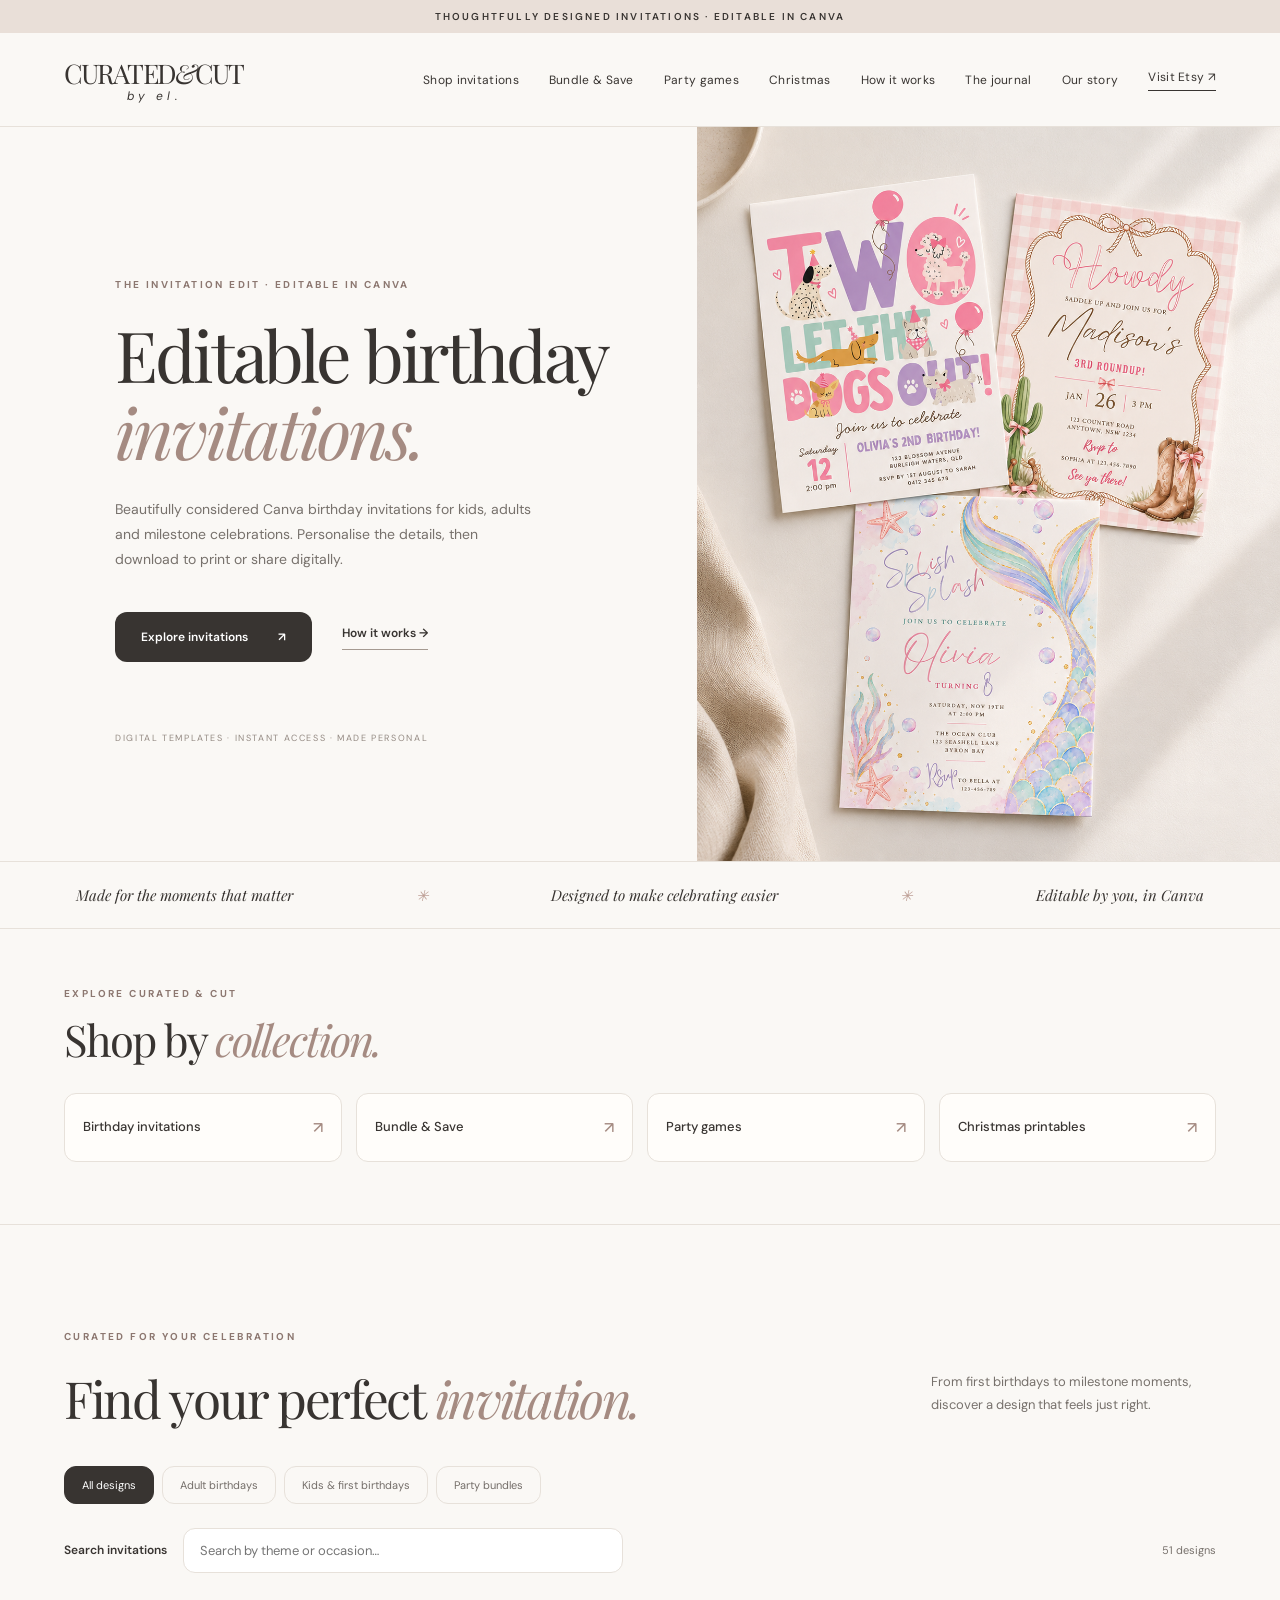
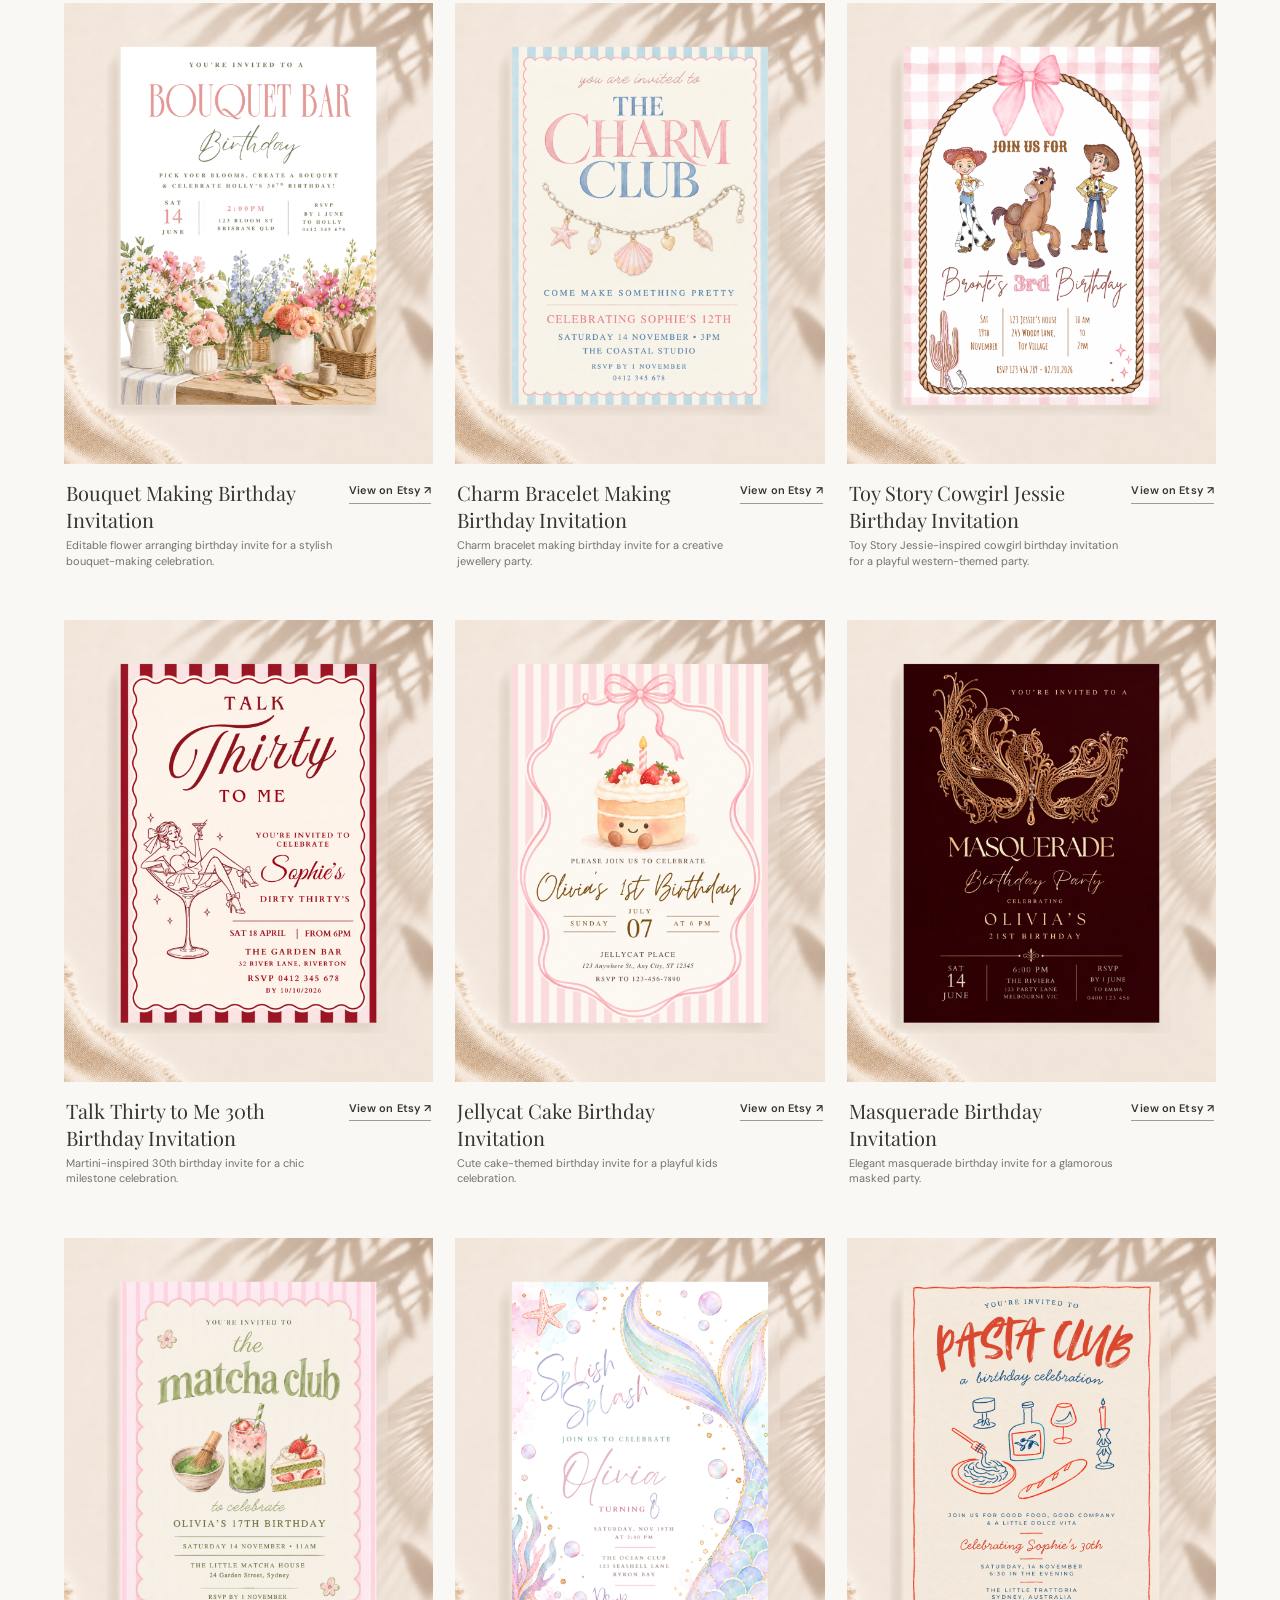
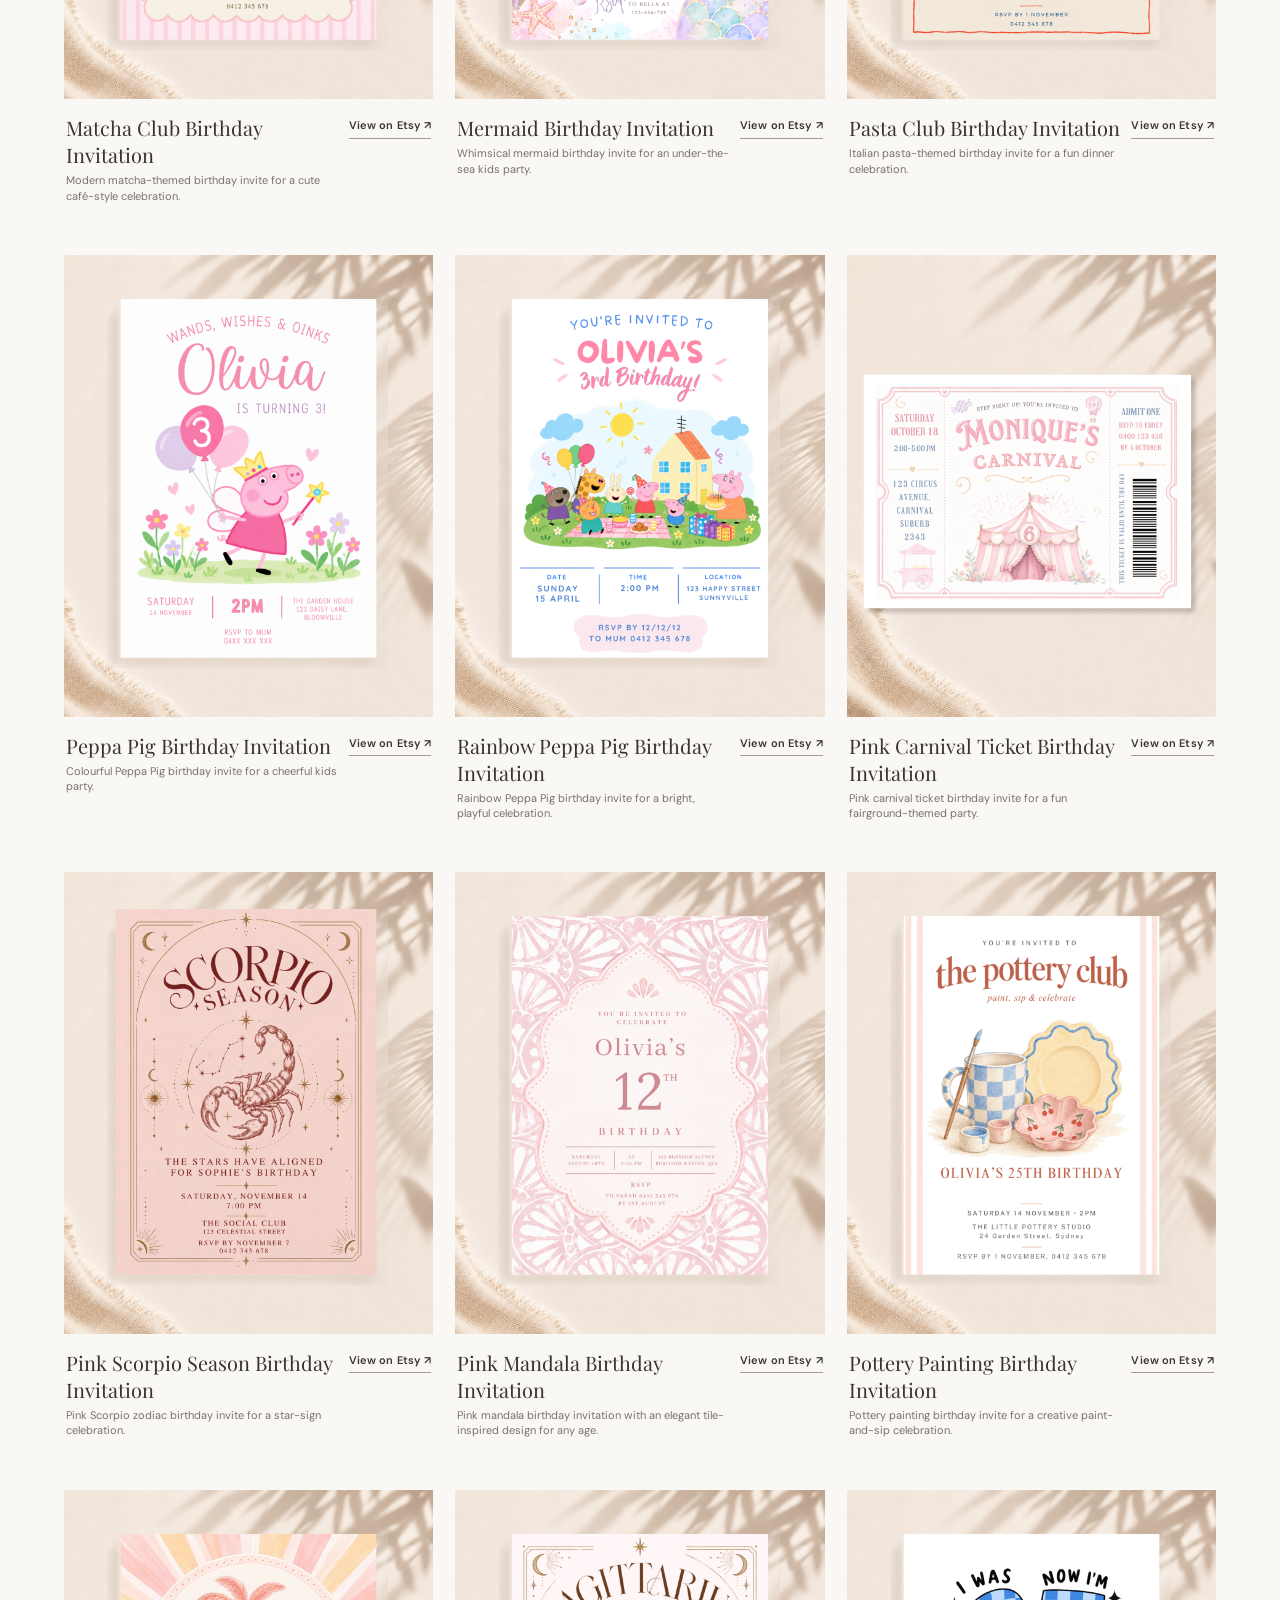
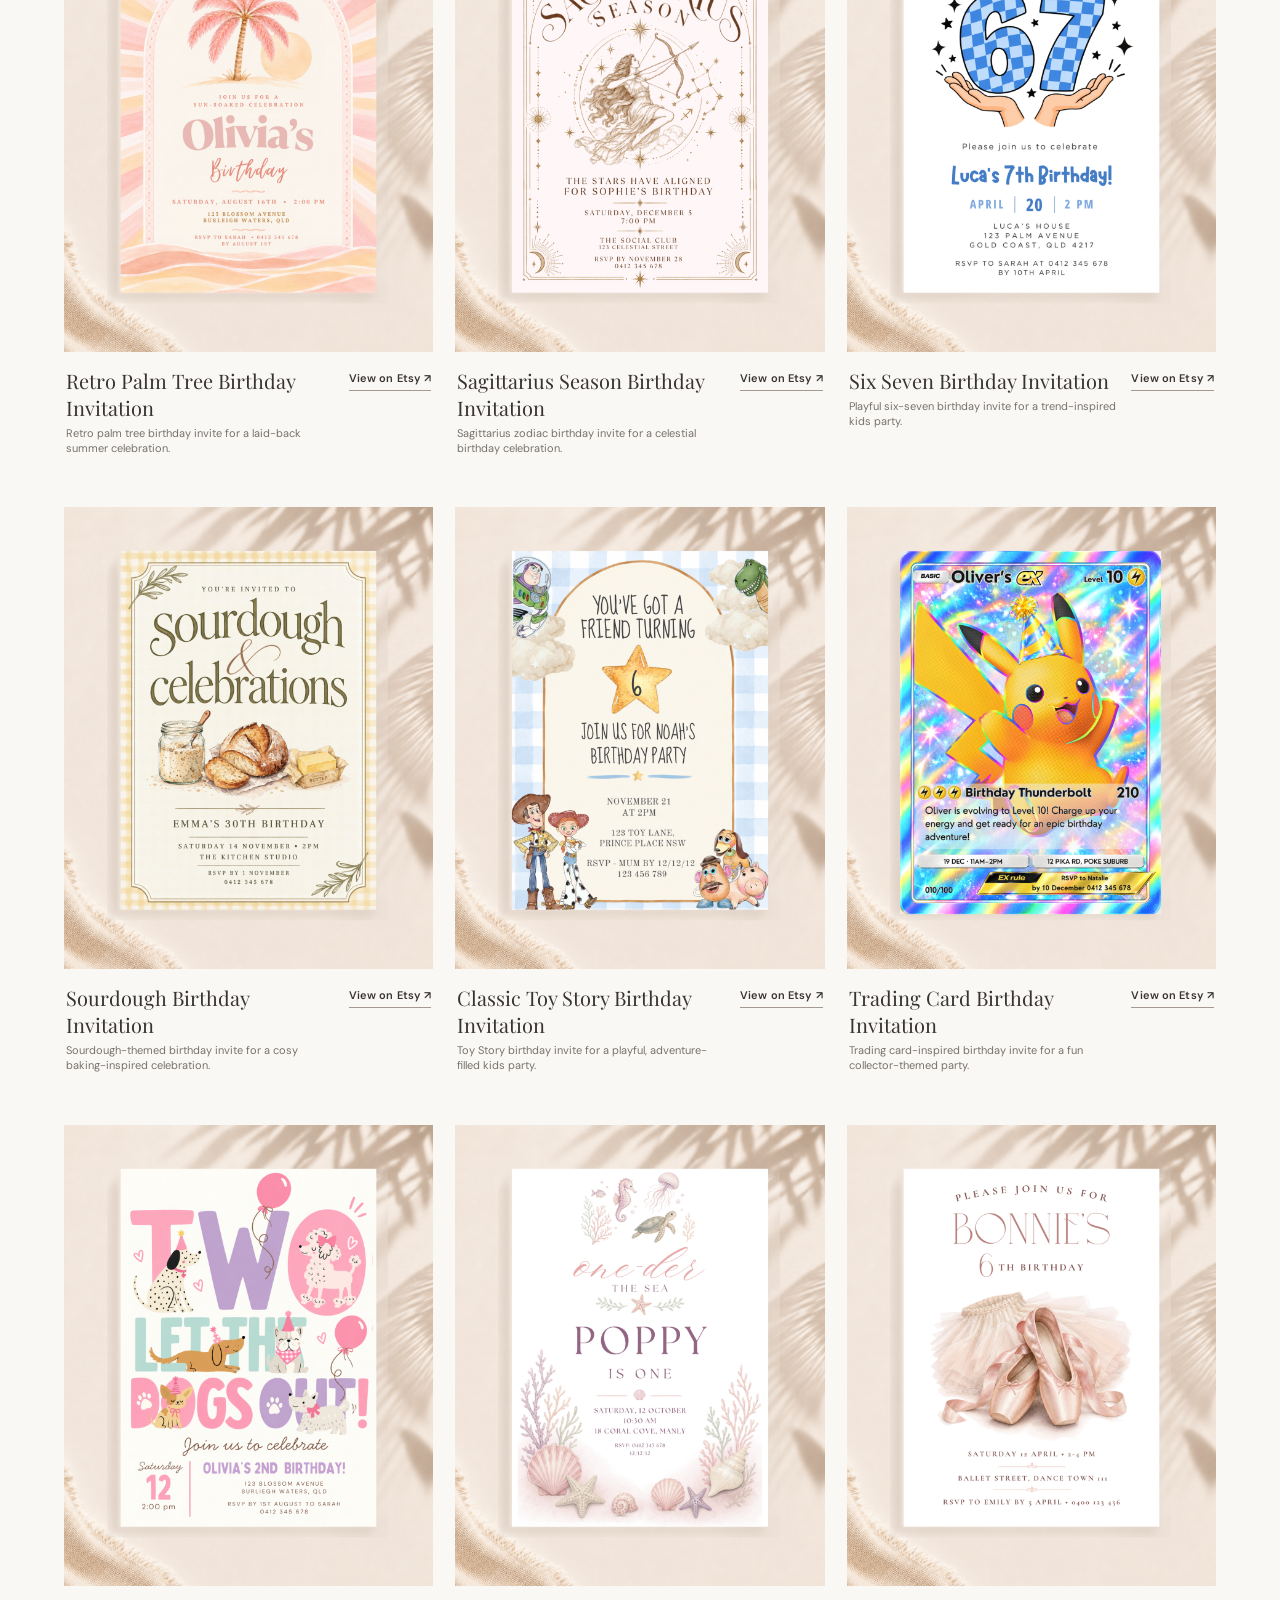
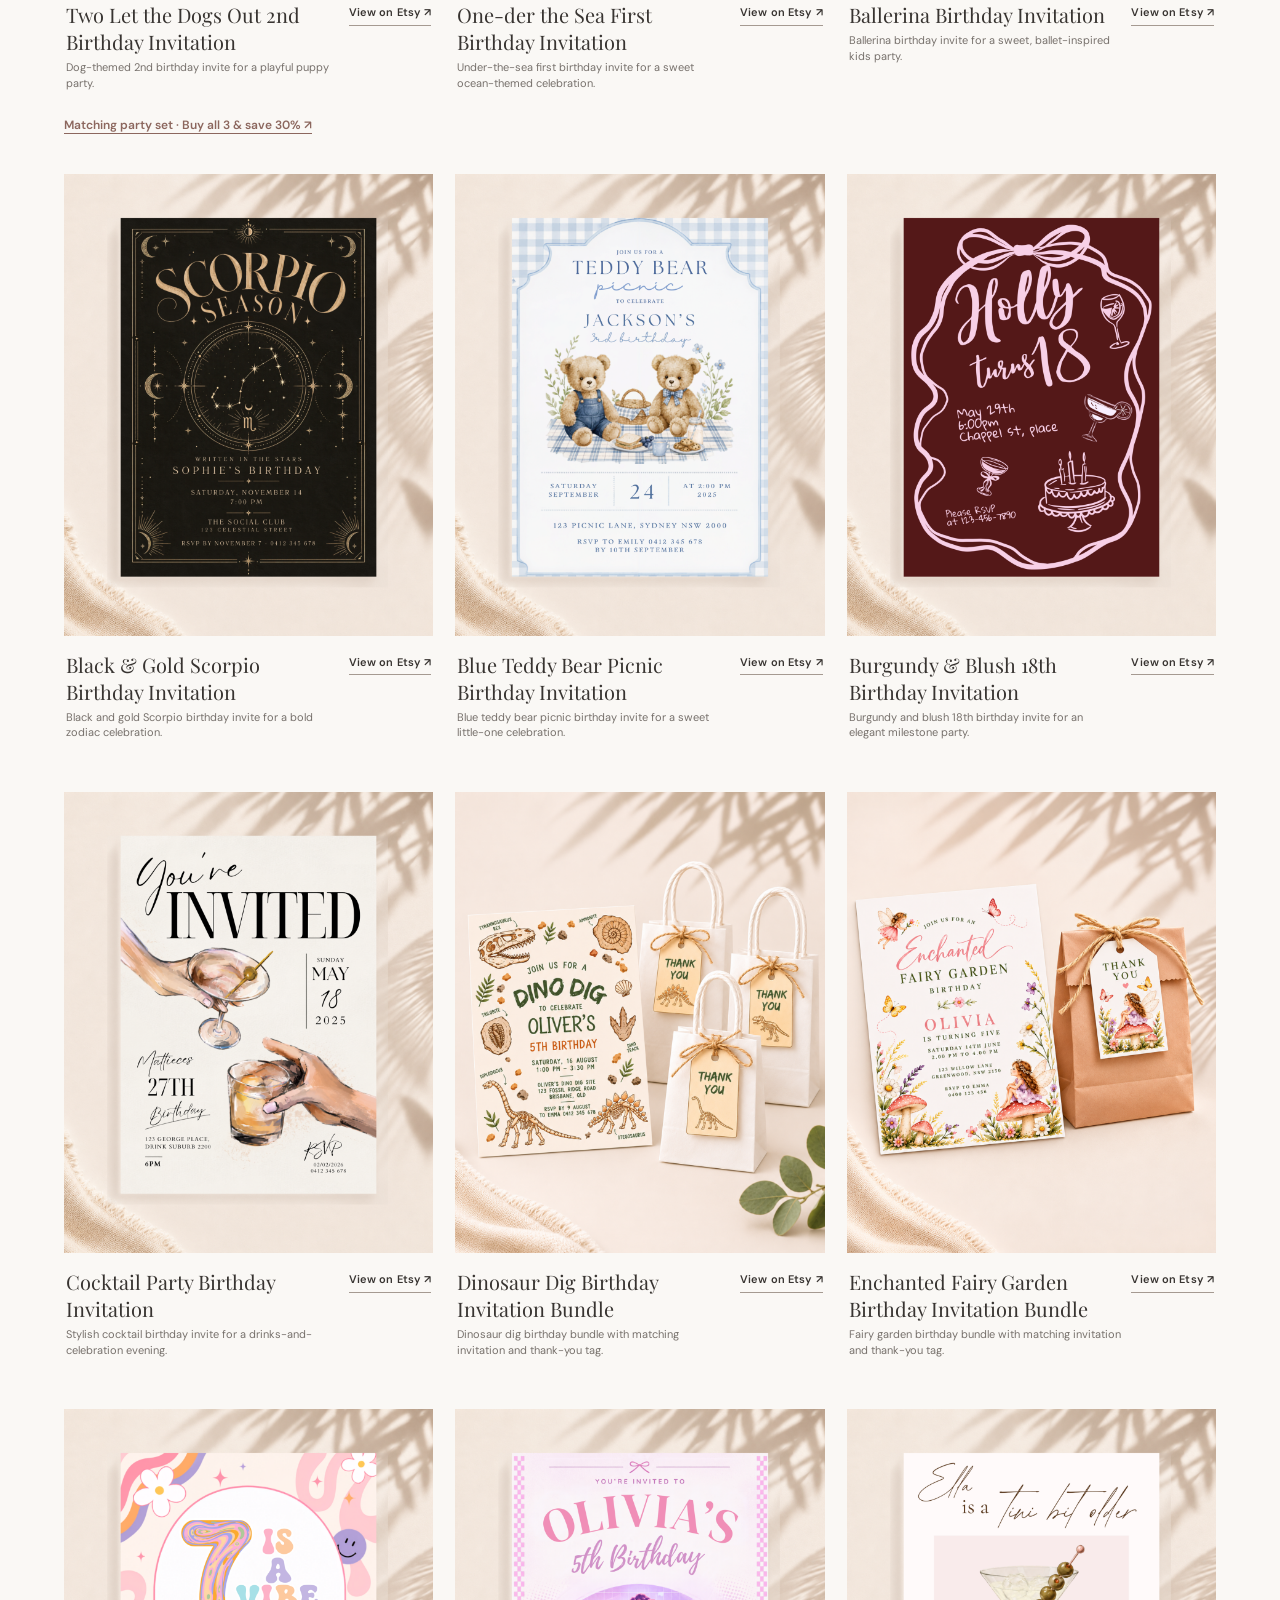
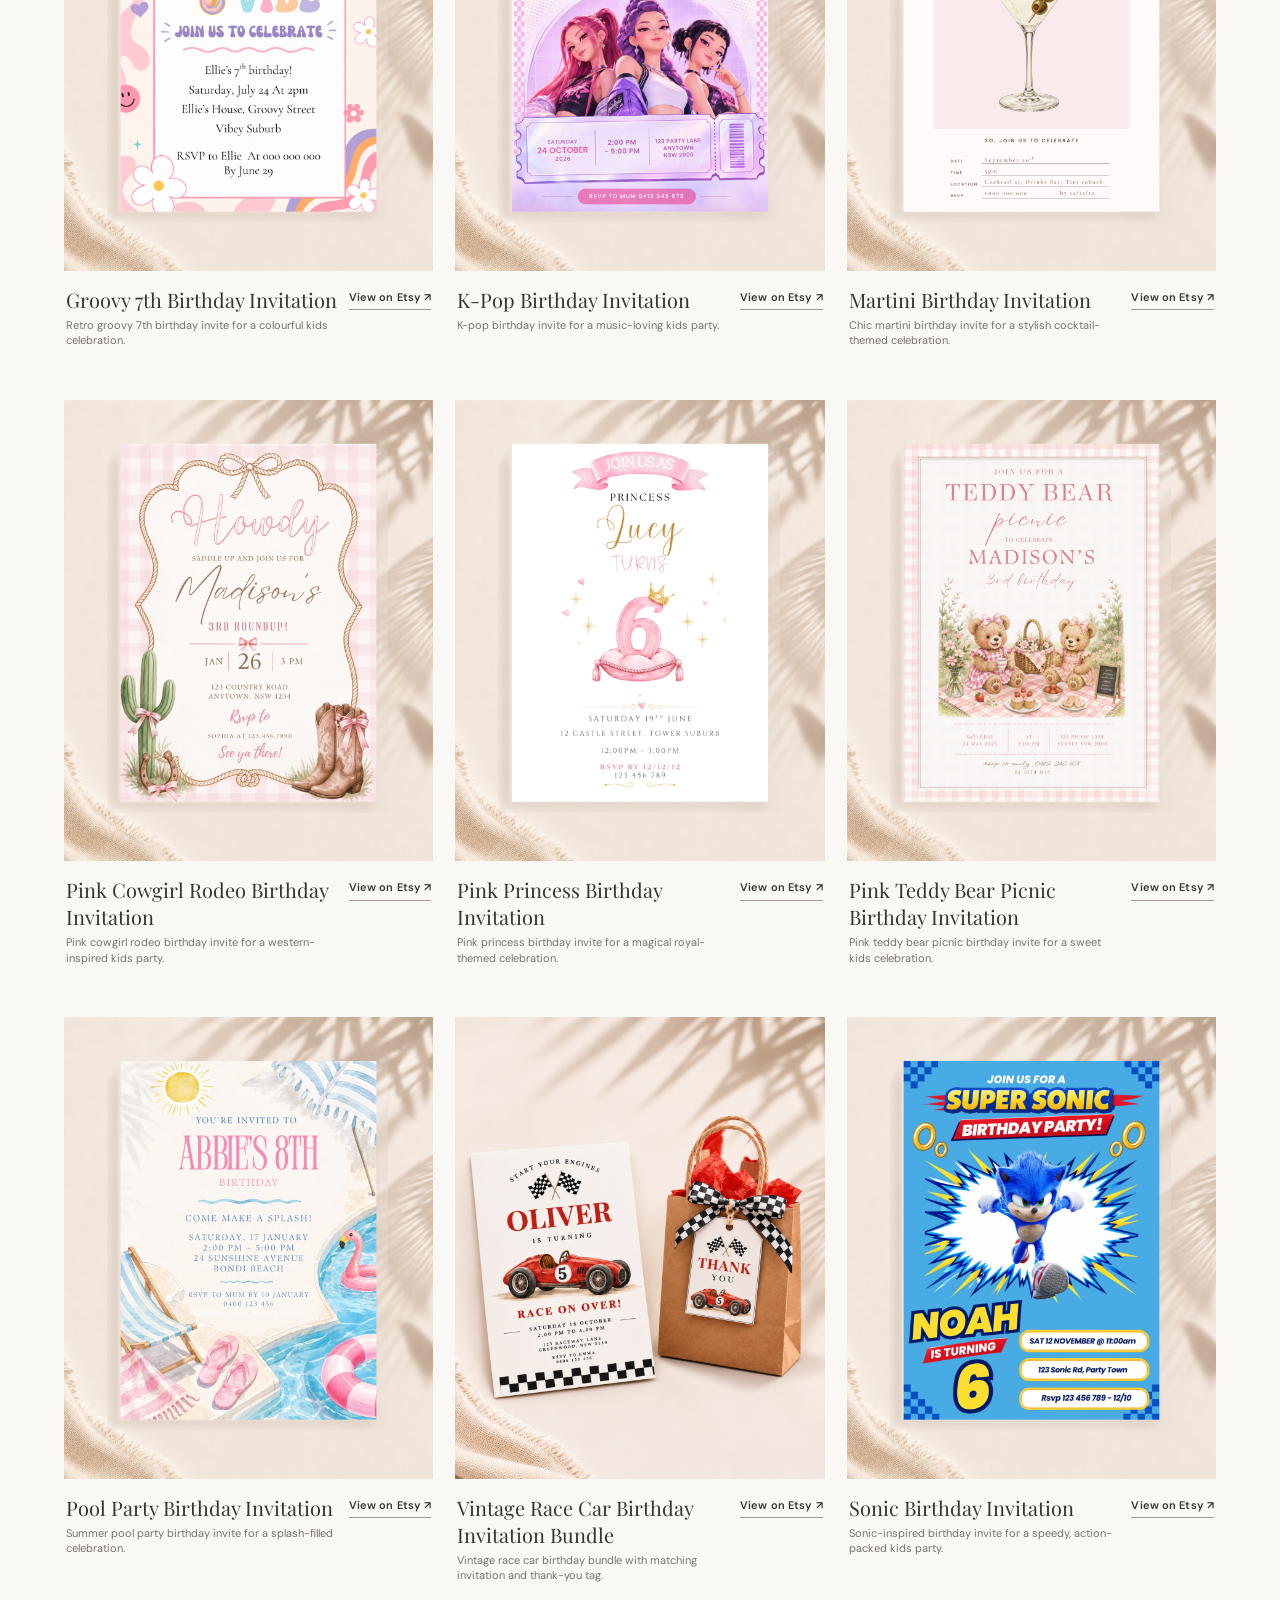
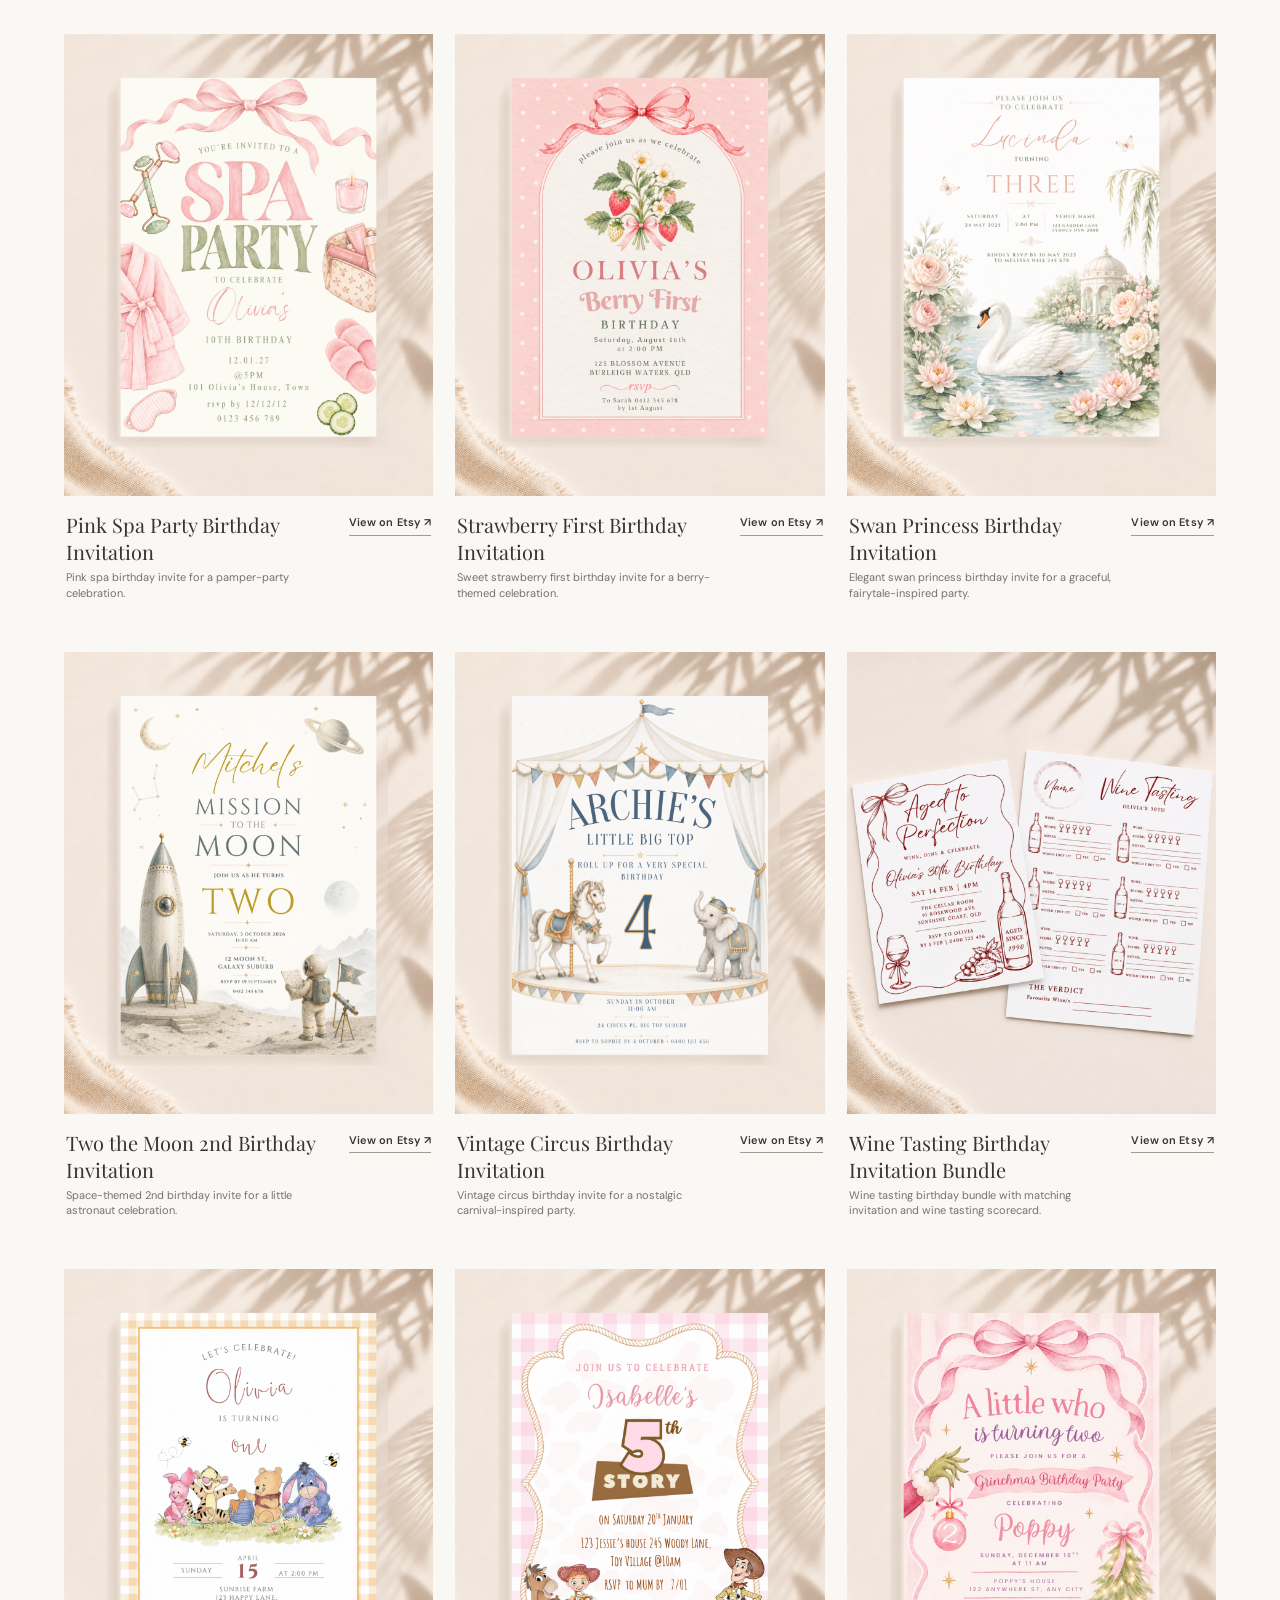
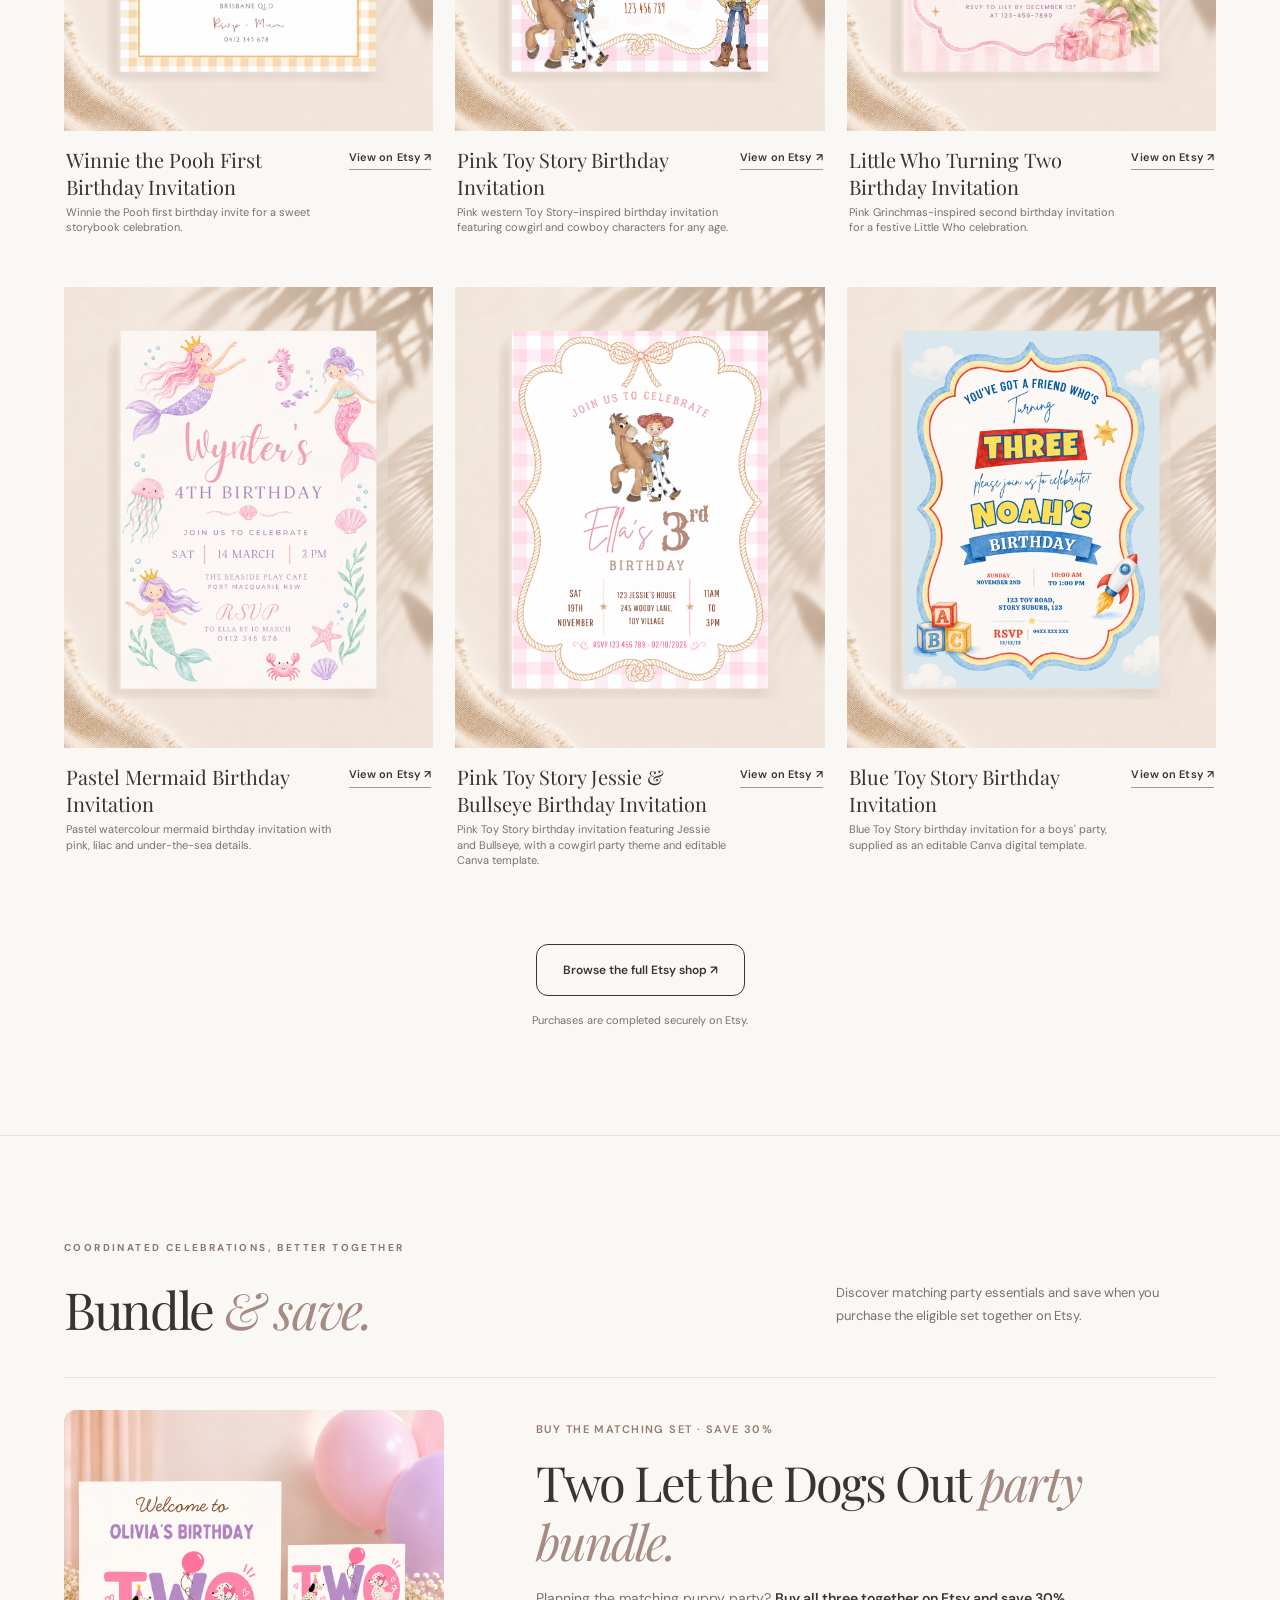
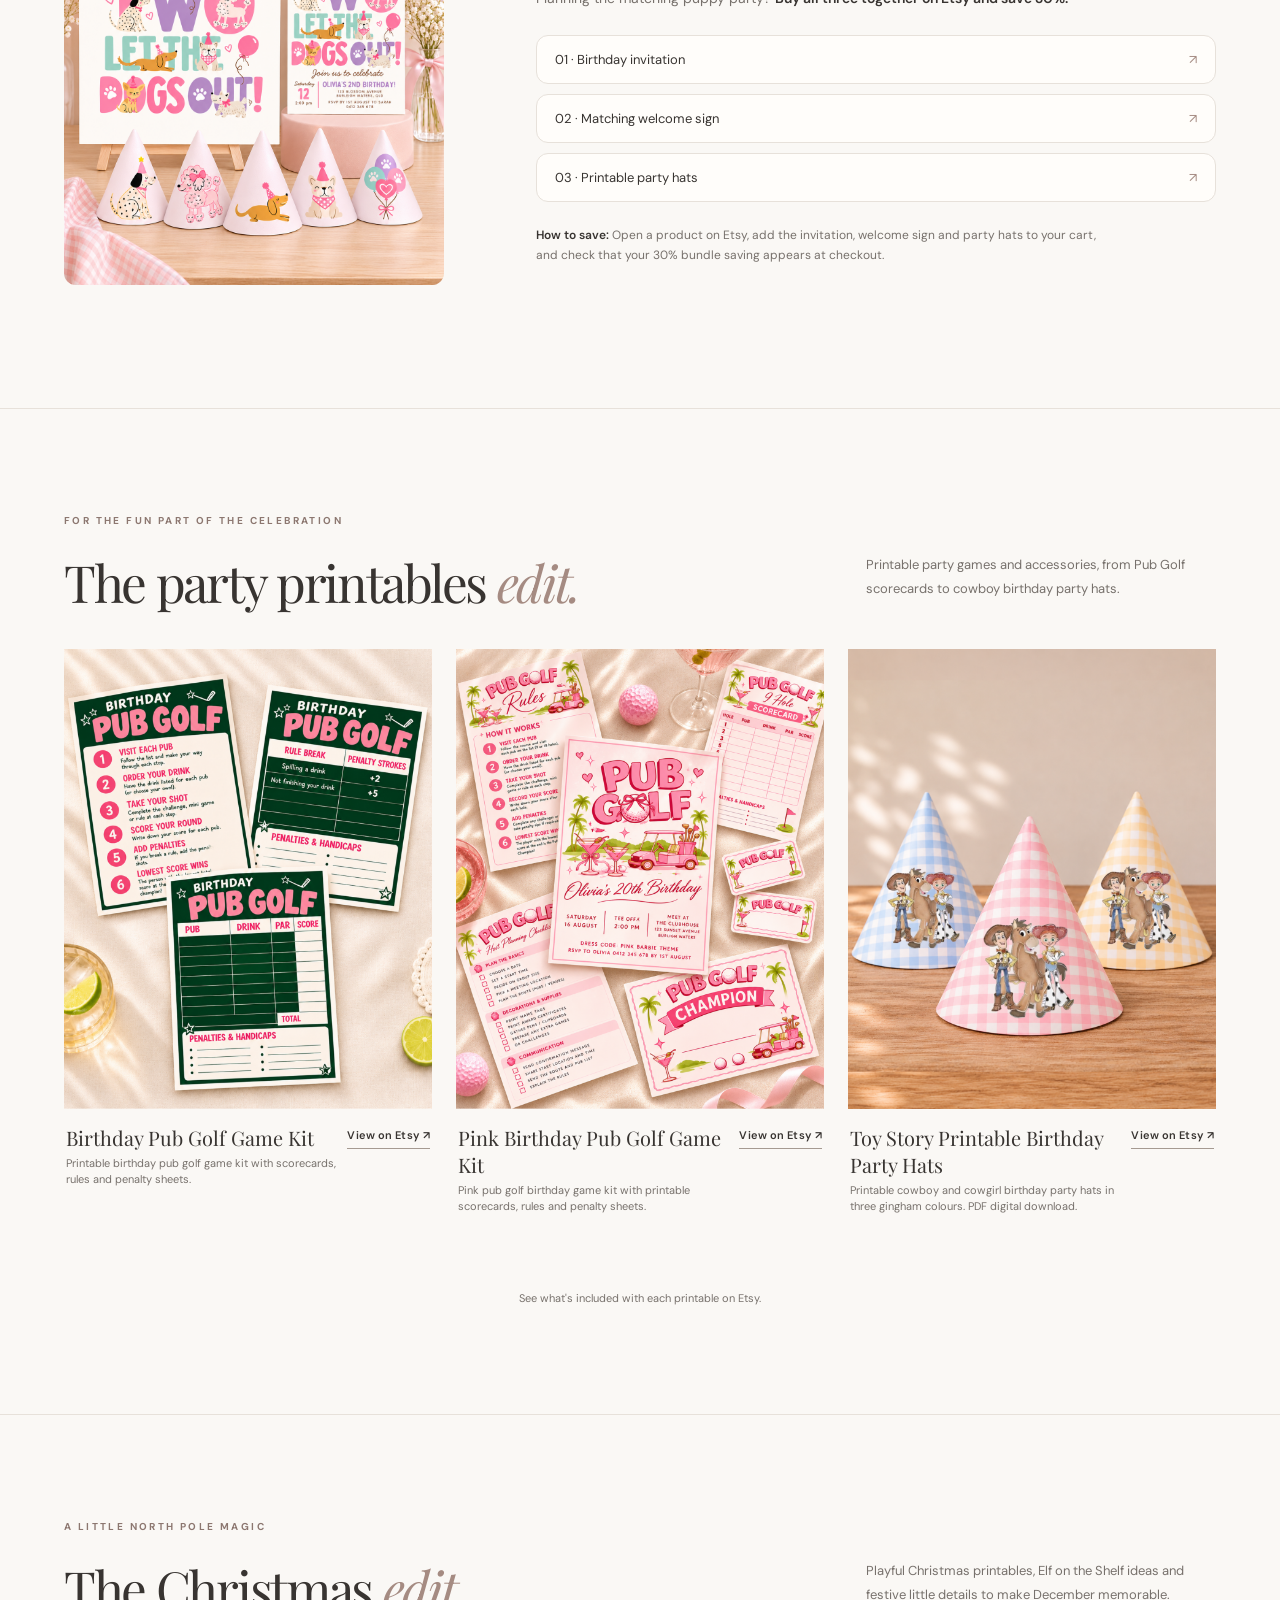
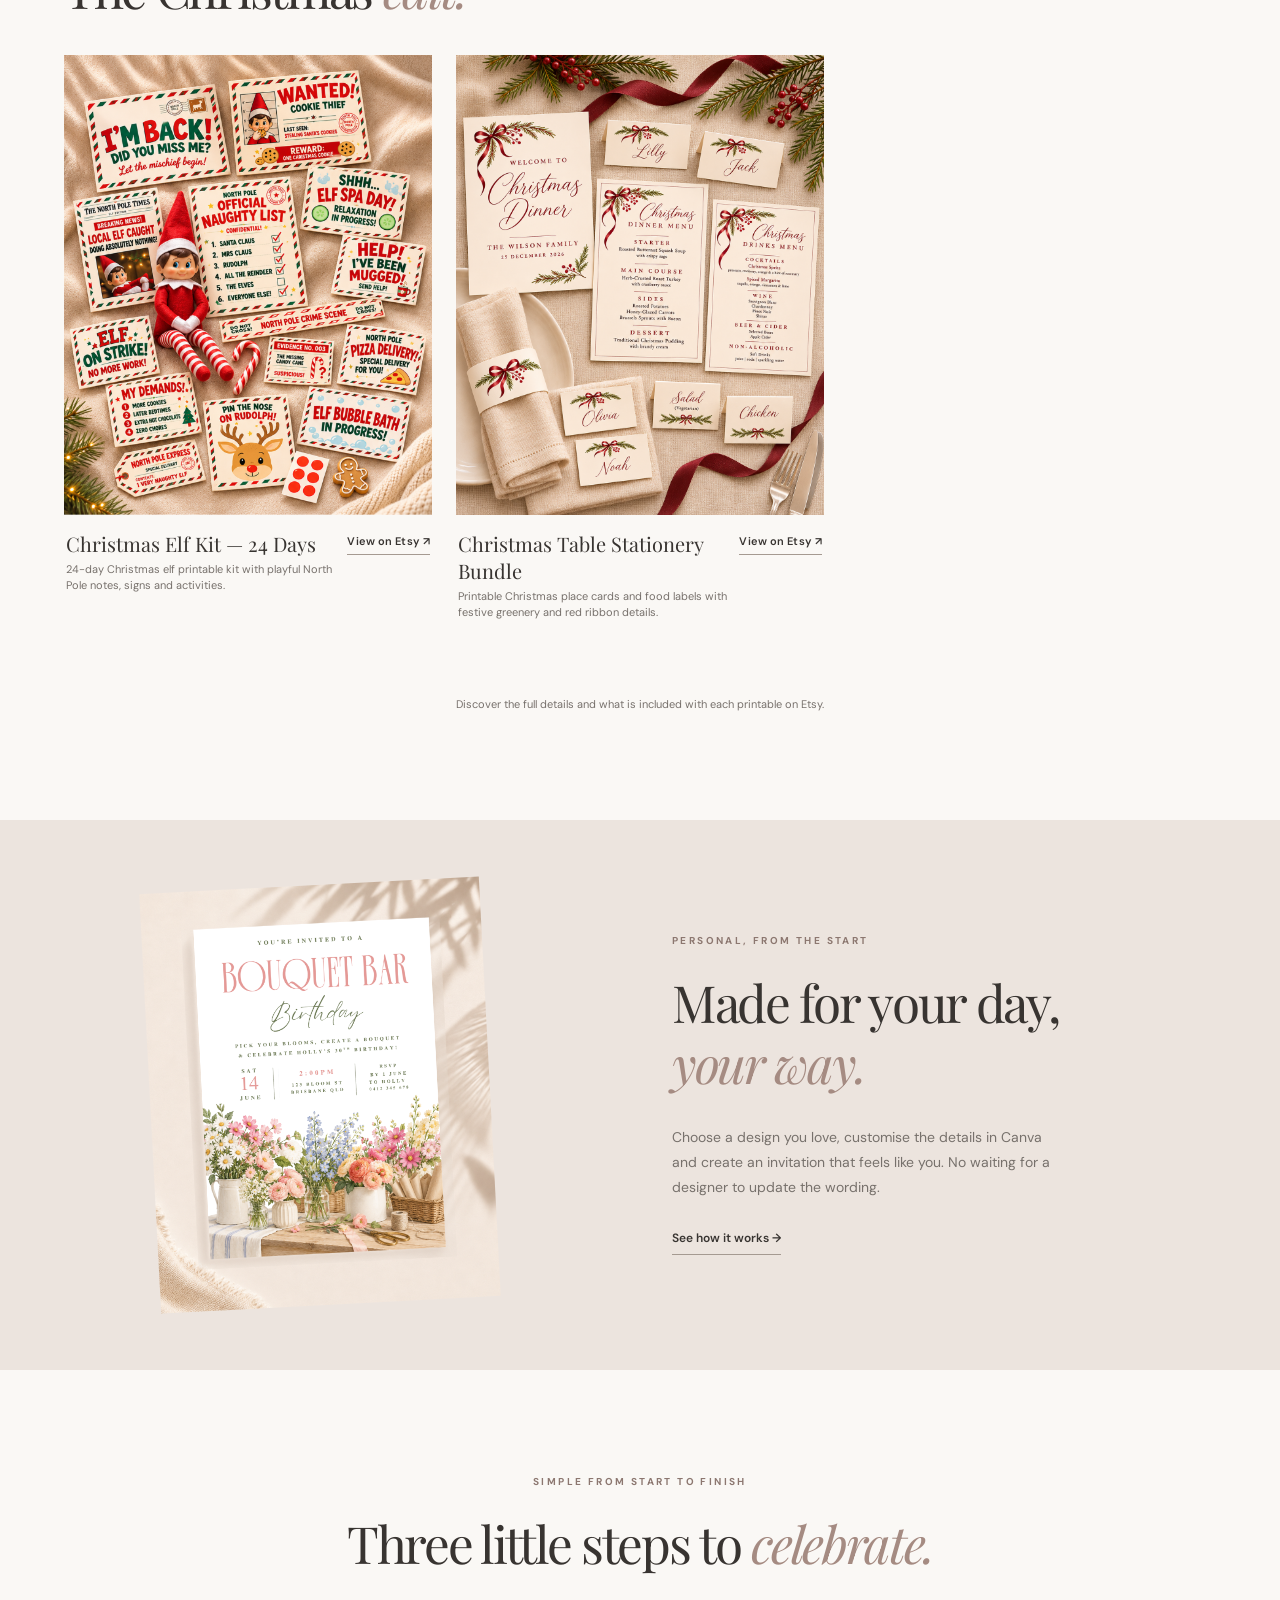
<file: index.html>
<!doctype html>
<html lang="en-AU">

<head>
<meta name="p:domain_verify" content="4e80329b5b235053b3424ebce420b97c"/>
<meta charset="utf-8">
<meta name="viewport" content="width=device-width, initial-scale=1">

<!-- GOOGLE SEO -->
<title>Editable Canva Birthday Invitations | Curated&Cut by el.</title>

<meta name="description" content="Shop editable Canva birthday invitations for kids, adults and milestone celebrations. Personalise, download and print or share. Explore designs on Etsy.">

<meta name="robots" content="index, follow">
<meta name="theme-color" content="#faf8f5">

<!-- SOCIAL SHARING -->
<meta property="og:type" content="website">
<meta property="og:site_name" content="Curated&Cut by el.">
<meta property="og:title" content="Editable Birthday Invitations | Curated&Cut">
<meta property="og:description" content="Thoughtfully designed Canva birthday invitations, printable party stationery and matching bundles for lovely celebrations.">

<meta name="twitter:card" content="summary_large_image">
<meta name="twitter:title" content="Curated&Cut | Editable Birthday Invitations">
<meta name="twitter:description" content="Beautifully considered editable Canva invitations for celebrations worth remembering.">

<!-- FAVICON -->
<link rel="icon" type="image/svg+xml" href="favicon.svg">

<!-- GOOGLE FONTS -->
<link rel="preconnect" href="https://fonts.googleapis.com">
<link rel="preconnect" href="https://fonts.gstatic.com" crossorigin>

<link href="https://fonts.googleapis.com/css2?family=DM+Sans:wght@400;500;600;700&family=Playfair+Display:wght@400;500;600&display=swap" rel="stylesheet">

<!-- WEBSITE STYLES -->
<link rel="stylesheet" href="styles.css?v=20261126-bundle-mockup">

<!-- GOOGLE ANALYTICS -->
<script async src="https://www.googletagmanager.com/gtag/js?id=G-0NYW1TGPQN"></script>

<script>
window.dataLayer = window.dataLayer || [];

function gtag(){
  dataLayer.push(arguments);
}

gtag('js', new Date());
gtag('config', 'G-0NYW1TGPQN');
</script>

</head>

<body>

<!-- ANNOUNCEMENT BAR -->
<div class="announcement">
  THOUGHTFULLY DESIGNED INVITATIONS · EDITABLE IN CANVA
</div>

<!-- HEADER -->
<header class="header">

  <a class="wordmark" href="#home" aria-label="Curated and Cut home">
    CURATED<span>&</span>CUT<small>by el.</small>
  </a>

  <button class="menu-toggle" aria-expanded="false" aria-controls="nav">
    Menu <span>☰</span>
  </button>

  <nav id="nav" aria-label="Main navigation">
    <a href="/birthday-invitations/">Shop invitations</a>
    <a href="#bundle-save">Bundle &amp; Save</a>
    <a href="/party-games/">Party games</a>
    <a href="/christmas-printables/">Christmas</a>
    <a href="#how-it-works">How it works</a>
    <a href="#journal">The journal</a>
    <a href="#about">Our story</a>

    <a class="nav-etsy"
       href="https://www.etsy.com/shop/curatedandcutbyel"
       target="_blank"
       rel="noopener noreferrer">
       Visit Etsy ↗
    </a>
  </nav>

</header>

<main id="home">

<!-- HERO SECTION -->
<section class="hero">

  <div class="hero-copy">

    <div class="eyebrow">THE INVITATION EDIT · EDITABLE IN CANVA</div>

    <h1>
      Editable birthday<br>
      <em>invitations.</em>
    </h1>

    <p>
      Beautifully considered Canva birthday invitations for kids, adults and milestone celebrations.
      Personalise the details, then download to print or share digitally.
    </p>

    <div class="hero-actions">

      <a class="button dark" href="#collection">
        Explore invitations <span>↗</span>
      </a>

      <a class="text-link" href="#how-it-works">
        How it works <span>→</span>
      </a>

    </div>

    <div class="hero-note">
      DIGITAL TEMPLATES · INSTANT ACCESS · MADE PERSONAL
    </div>

  </div>

  <div class="hero-art">

    <div class="hero-photo">

      <img
        src="assets/hero-invitation.jpg"
        alt="Featured editable birthday invitation"
        onerror="this.style.display='none';this.parentElement.classList.add('no-image')"
      >

      <div class="placeholder-label">
        FEATURED INVITATION
        <small>Replace assets/masquerade-birthday-party-invitation.png</small>
      </div>

    </div>

    <div class="hero-sticker">
      a little something<br>
      <em>special</em> ✳
    </div>

  </div>

</section>

<!-- INTRO STRIP -->
<section class="intro-strip">

  <span>Made for the moments that matter</span>
  <span class="dot">✳</span>

  <span>Designed to make celebrating easier</span>
  <span class="dot">✳</span>

  <span>Editable by you, in Canva</span>

</section>

<!-- SHOP BY COLLECTION -->
<section class="shop-by-collection" aria-labelledby="shop-by-collection-heading">
  <div class="shop-by-collection-copy">
    <span class="eyebrow">EXPLORE CURATED &amp; CUT</span>
    <h2 id="shop-by-collection-heading">Shop by <em>collection.</em></h2>
  </div>
  <nav class="collection-shortcuts" aria-label="Shop by collection">
    <a href="/birthday-invitations/" data-collection="birthdays">Birthday invitations <span aria-hidden="true">↗</span></a>
    <a href="#bundle-save" data-collection="bundles">Bundle &amp; Save <span aria-hidden="true">↗</span></a>
    <a href="/party-games/" data-collection="party-games">Party games <span aria-hidden="true">↗</span></a>
    <a href="/christmas-printables/" data-collection="christmas">Christmas printables <span aria-hidden="true">↗</span></a>
  </nav>
</section>

<!-- INVITATION COLLECTION -->
<section id="collection" class="section collection">

  <div class="section-heading">

    <div>
      <div class="eyebrow">CURATED FOR YOUR CELEBRATION</div>

      <h2>
        Find your perfect <em>invitation.</em>
      </h2>
    </div>

    <p>
      From first birthdays to milestone moments,
      discover a design that feels just right.
    </p>

  </div>

  <!-- CATEGORY FILTERS -->
  <div class="filter-row" role="group" aria-label="Filter invitations">

    <button class="filter active"
            data-filter="all"
            aria-pressed="true">
      All designs
    </button>

    <button class="filter"
            data-filter="adult"
            aria-pressed="false">
      Adult birthdays
    </button>

    <button class="filter"
            data-filter="kids"
            aria-pressed="false">
      Kids & first birthdays
    </button>

    <button class="filter"
            data-filter="bundles"
            aria-pressed="false">
      Party bundles
    </button>

  </div>

  <!-- SEARCH -->
  <div class="collection-tools">

    <label for="product-search" class="search-label">
      Search invitations
    </label>

    <input
      id="product-search"
      type="search"
      placeholder="Search by theme or occasion…"
      autocomplete="off"
    >

    <span id="product-count" aria-live="polite"></span>

  </div>

  <!-- PRODUCT GALLERY -->
  <div class="products" id="products"></div>

  <div class="collection-footer">

    <a class="button outline"
       href="https://www.etsy.com/shop/curatedandcutbyel"
       target="_blank"
       rel="noopener noreferrer">
       Browse the full Etsy shop ↗
    </a>

    <p>Purchases are completed securely on Etsy.</p>

  </div>

</section>

<!-- BUNDLE AND SAVE: future bundles can be added as further offer articles -->
<section id="bundle-save" class="section bundle-save-section" aria-labelledby="bundle-save-heading">
  <div class="section-heading">
    <div>
      <div class="eyebrow">COORDINATED CELEBRATIONS, BETTER TOGETHER</div>
      <h2 id="bundle-save-heading">Bundle <em>&amp; save.</em></h2>
    </div>
    <p>Discover matching party essentials and save when you purchase the eligible set together on Etsy.</p>
  </div>
  <article class="bundle-offer" aria-labelledby="puppy-bundle-heading">
    <a class="bundle-offer-image" href="https://curatedandcutbyel.etsy.com/au/listing/4625883161/two-let-the-dogs-out-welcome-sign-pink" target="_blank" rel="noopener noreferrer" aria-label="Explore the Two Let the Dogs Out matching bundle on Etsy, starting with the welcome sign">
      <img src="assets/two-let-the-dogs-out-bundle-save-mockup.png" alt="Two Let the Dogs Out matching party set with birthday invitation, welcome sign and printable party hats" loading="lazy">
    </a>
    <div class="bundle-offer-content">
      <span class="bundle-offer-kicker">BUY THE MATCHING SET · SAVE 30%</span>
      <h3 id="puppy-bundle-heading">Two Let the Dogs Out <em>party bundle.</em></h3>
      <p>Planning the matching puppy party? <strong>Buy all three together on Etsy and save 30%.</strong></p>
      <div class="bundle-offer-products">
        <a href="https://curatedandcutbyel.etsy.com/au/listing/4592947935/two-let-the-dogs-out-2nd-birthday" target="_blank" rel="noopener noreferrer" data-bundle-item="Puppy birthday invitation">01 · Birthday invitation <span aria-hidden="true">↗</span></a>
        <a href="https://curatedandcutbyel.etsy.com/au/listing/4625883161/two-let-the-dogs-out-welcome-sign-pink" target="_blank" rel="noopener noreferrer" data-bundle-item="Puppy welcome sign">02 · Matching welcome sign <span aria-hidden="true">↗</span></a>
        <a href="https://curatedandcutbyel.etsy.com/au/listing/4625876879/puppy-party-hats-printable-dog-birthday" target="_blank" rel="noopener noreferrer" data-bundle-item="Puppy party hats">03 · Printable party hats <span aria-hidden="true">↗</span></a>
      </div>
      <p class="bundle-offer-note"><strong>How to save:</strong> Open a product on Etsy, add the invitation, welcome sign and party hats to your cart, and check that your 30% bundle saving appears at checkout.</p>
    </div>
  </article>
</section>

<!-- PARTY GAMES COLLECTION -->
<section id="party-games" class="section party-games-collection" aria-labelledby="party-games-heading">
  <div class="section-heading">
    <div>
      <div class="eyebrow">FOR THE FUN PART OF THE CELEBRATION</div>
      <h2 id="party-games-heading">The party printables <em>edit.</em></h2>
    </div>
    <p>Printable party games and accessories, from Pub Golf scorecards to cowboy birthday party hats.</p>
  </div>

  <div class="products party-games-products" id="party-games-products"></div>

  <div class="collection-footer">
    <p>See what's included with each printable on Etsy.</p>
  </div>
</section>

<!-- CHRISTMAS COLLECTION -->
<section id="christmas" class="section christmas-collection" aria-labelledby="christmas-heading">
  <div class="section-heading">
    <div>
      <div class="eyebrow">A LITTLE NORTH POLE MAGIC</div>
      <h2 id="christmas-heading">The Christmas <em>edit.</em></h2>
    </div>
    <p>Playful Christmas printables, Elf on the Shelf ideas and festive little details to make December memorable.</p>
  </div>

  <div class="products christmas-products" id="christmas-products"></div>

  <div class="collection-footer">
    <p>Discover the full details and what is included with each printable on Etsy.</p>
  </div>
</section>

<!-- FEATURE SECTION -->
<section class="feature">

  <div class="feature-image">

    <div class="photo-frame feature-photo">

      <img
        src="assets/bouquet-bar-birthday-invitation.png"
        alt="Printed invitation styled with stationery"
        onerror="this.style.display='none';this.parentElement.classList.add('no-image')"
      >

      <div class="placeholder-label">
        FEATURED INVITATION
        <small>Replace assets/bouquet-bar-birthday-invitation.png</small>
      </div>

    </div>

  </div>

  <div class="feature-copy">

    <div class="eyebrow">PERSONAL, FROM THE START</div>

    <h2>
      Made for your day,<br>
      <em>your way.</em>
    </h2>

    <p>
      Choose a design you love, customise the details in Canva
      and create an invitation that feels like you.
      No waiting for a designer to update the wording.
    </p>

    <a class="text-link" href="#how-it-works">
      See how it works →
    </a>

  </div>

</section>

<!-- HOW IT WORKS -->
<section id="how-it-works" class="section how">

  <div class="eyebrow">SIMPLE FROM START TO FINISH</div>

  <h2>
    Three little steps to <em>celebrate.</em>
  </h2>

  <div class="steps">

    <article>
      <span>01</span>
      <h3>Choose your design</h3>
      <p>
        Explore the collection and purchase your favourite
        invitation through our Etsy shop.
      </p>
    </article>

    <article>
      <span>02</span>
      <h3>Make it yours</h3>
      <p>
        Follow the instructions provided with your purchase
        and personalise the editable template in Canva.
      </p>
    </article>

    <article>
      <span>03</span>
      <h3>Share the excitement</h3>
      <p>
        Download your finished invitation to send digitally
        or print at your preferred printer.
      </p>
    </article>

  </div>

  <p class="fineprint">
    Editing options and included files vary by listing.
    Check the Etsy product description before purchasing.
  </p>

</section>

<!-- JOURNAL -->
<section id="journal" class="journal">

  <div>

    <div class="eyebrow">THE CURATED JOURNAL</div>

    <h2>
      Ideas for a celebration<br>
      <em>worth remembering.</em>
    </h2>

    <p>
      Party inspiration, thoughtful details and invitation
      ideas are coming to the journal.
    </p>

  </div>

  <div class="journal-panel">

    <span>THE JOURNAL</span>
    <strong>Coming soon</strong>

    <p>
      Helpful, original party-planning articles will live here.
    </p>

  </div>

</section>

<!-- ABOUT -->
<section id="about" class="about">

  <div class="eyebrow">A NOTE FROM THE STUDIO</div>

  <h2>
    Considered details.<br>
    <em>Beautiful beginnings.</em>
  </h2>

  <p>
    Curated&Cut by el. creates editable invitations and
    celebration details with a love for thoughtful typography,
    beautiful colour and the little touches that make a party
    feel personal.
  </p>

  <a class="text-link"
     href="https://www.etsy.com/shop/curatedandcutbyel"
     target="_blank"
     rel="noopener noreferrer">
     Meet us on Etsy ↗
  </a>

</section>

</main>

<!-- FOOTER -->
<footer>

  <div class="footer-brand">
    CURATED<span>&</span>CUT <small>by el.</small>
  </div>

  <p>Editable invitations for lovely celebrations.</p>

  <div class="footer-links">

    <a href="https://www.etsy.com/shop/curatedandcutbyel"
       target="_blank"
       rel="noopener noreferrer">
       Etsy
    </a>

    <a href="https://www.instagram.com/curatedandcutbyel/"
       target="_blank"
       rel="noopener noreferrer">
       Instagram
    </a>

    <a href="https://www.facebook.com/share/18y6auuBiY/?mibextid=wwXIfr"
       target="_blank"
       rel="noopener noreferrer">
       Facebook
    </a>

  </div>

  <small>
    © <span id="year"></span> Curated&Cut by el. · All rights reserved.
  </small>

</footer>

<!-- WEBSITE JAVASCRIPT -->
<script src="script.js?v=20261126-bundle-save" defer></script>

</body>
</html>
</file>
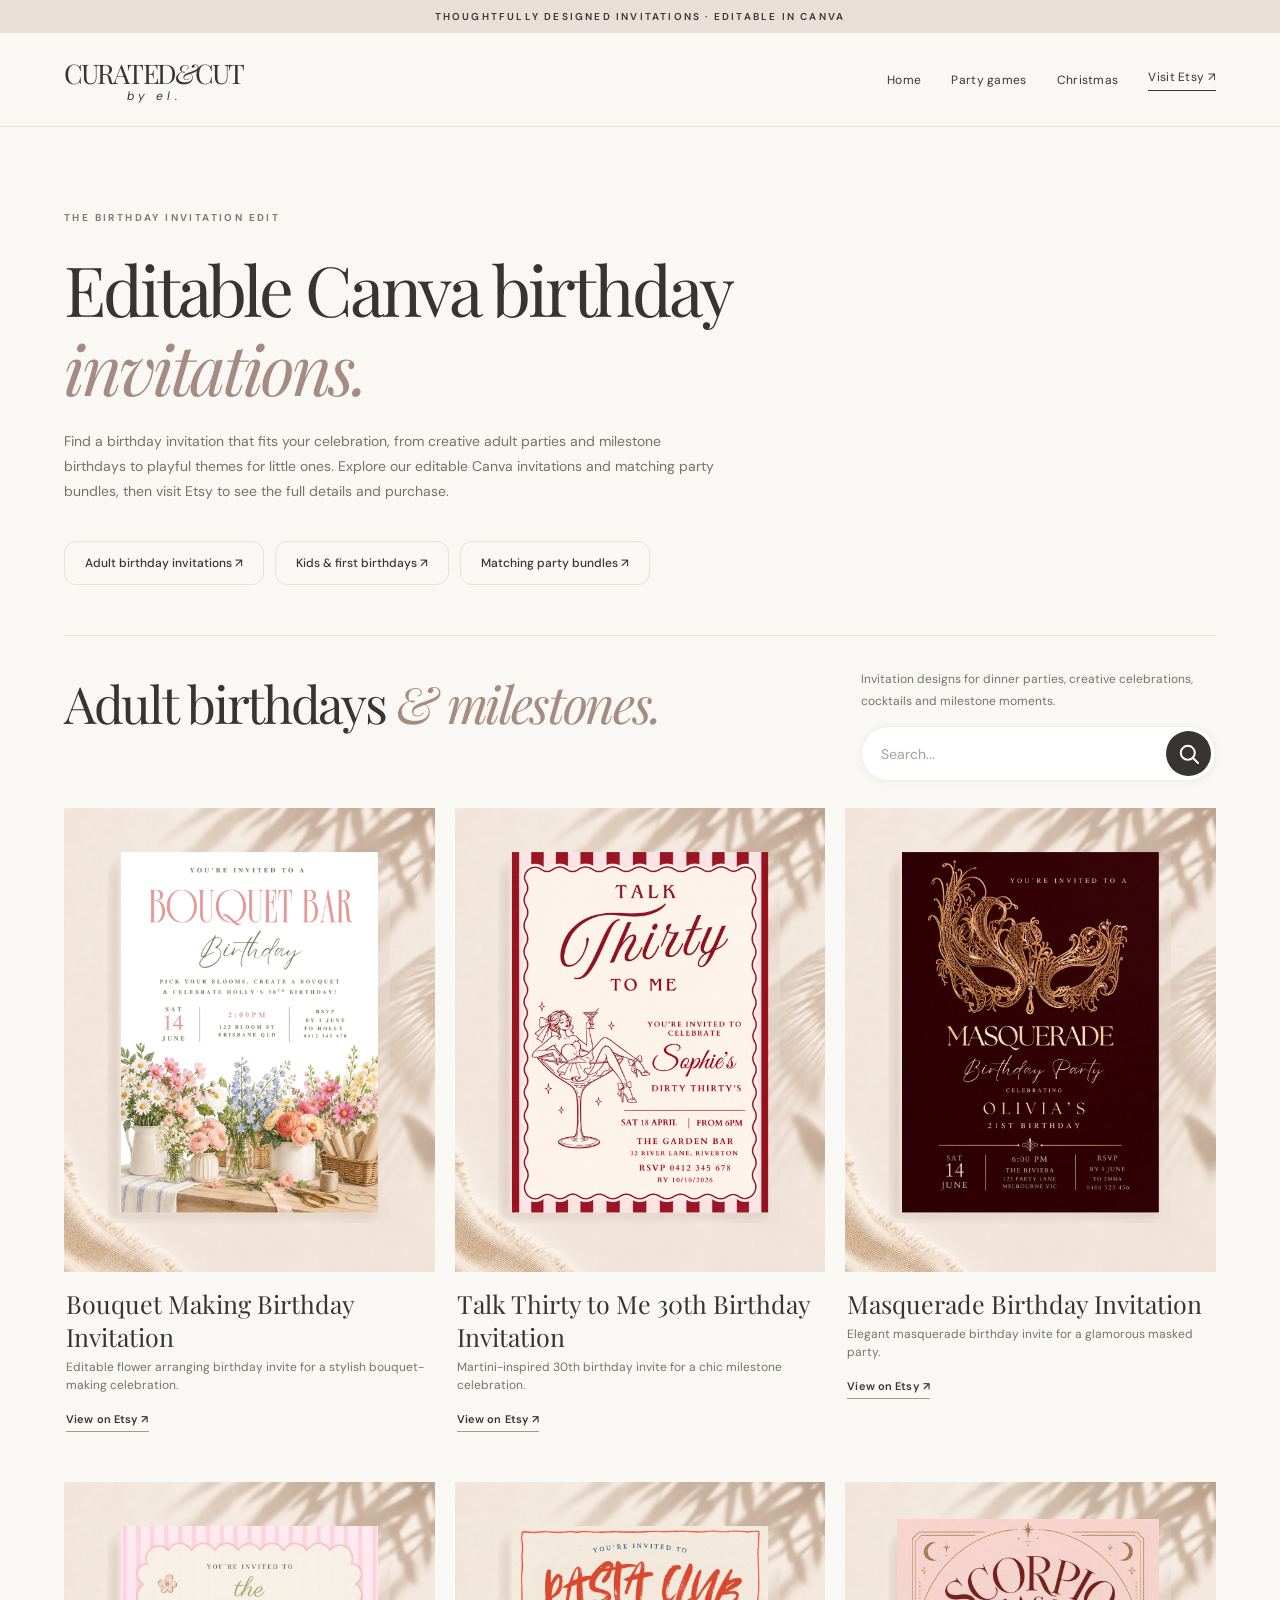
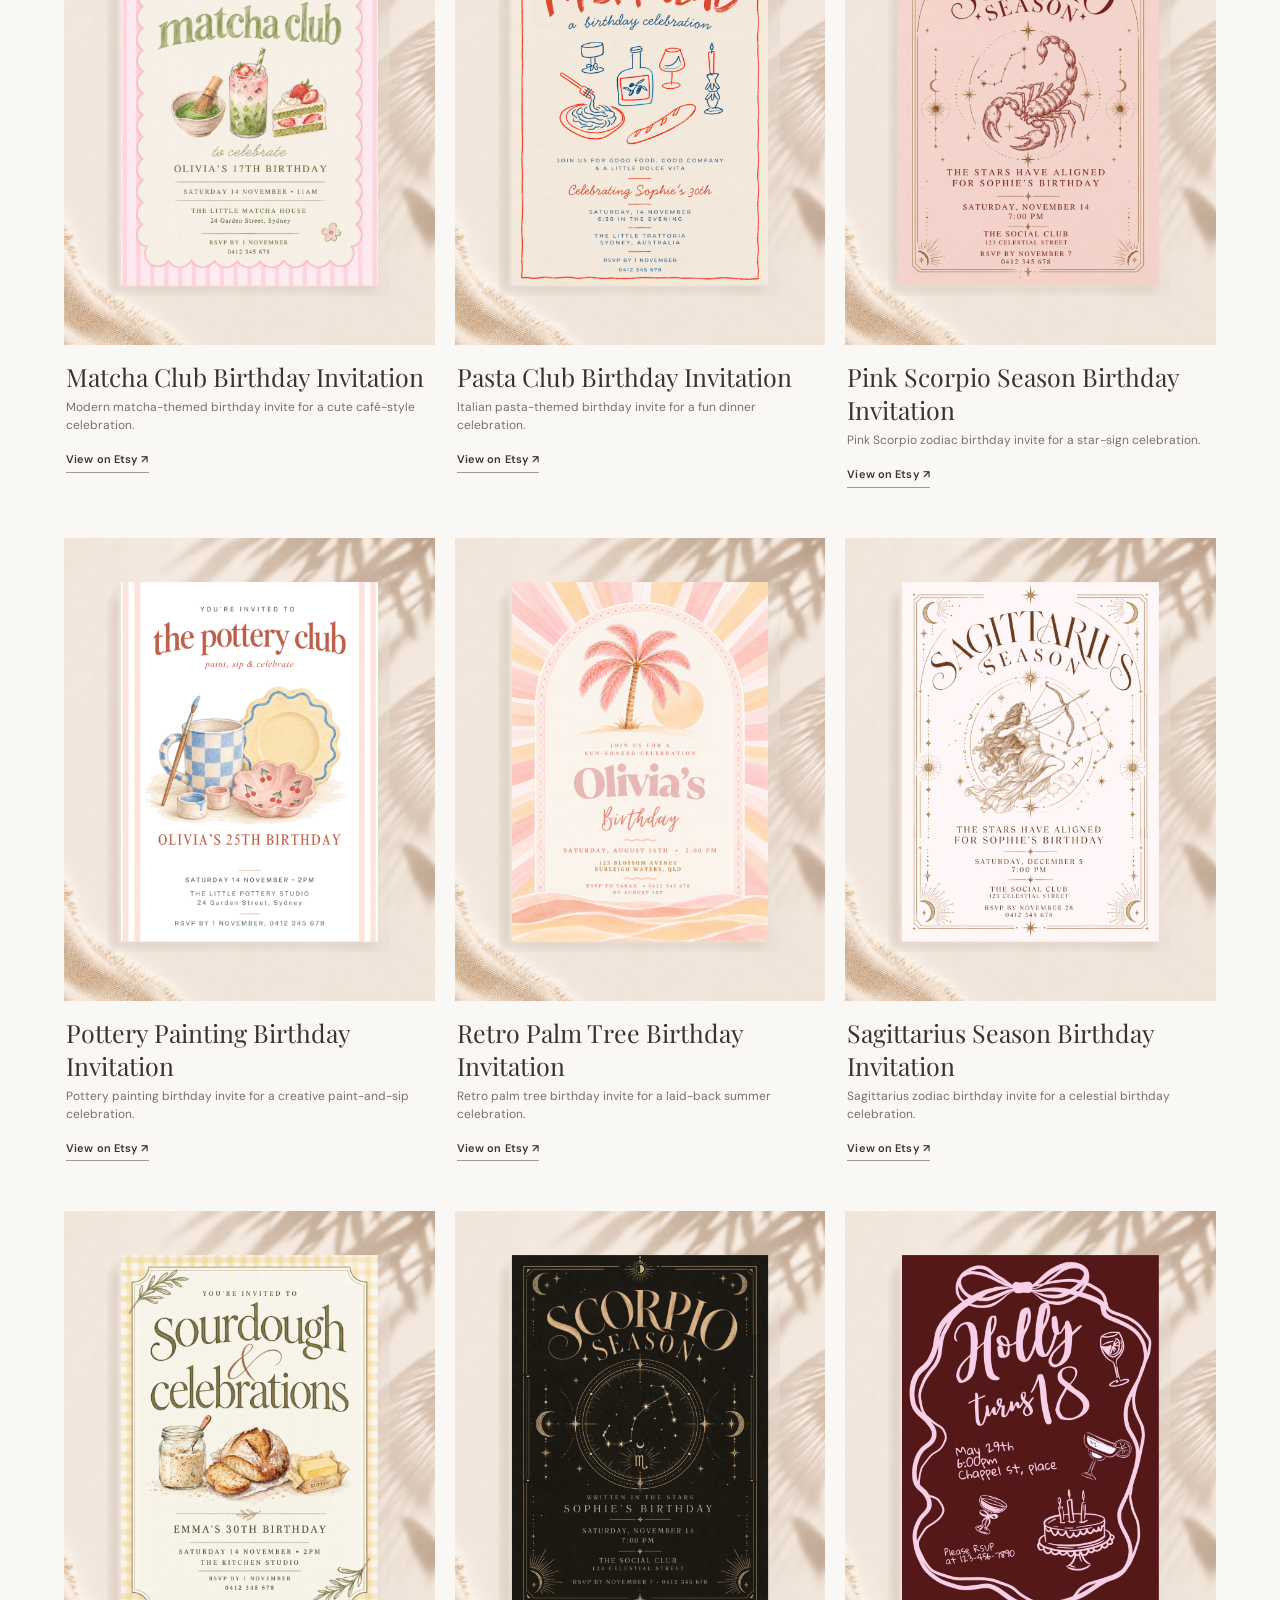
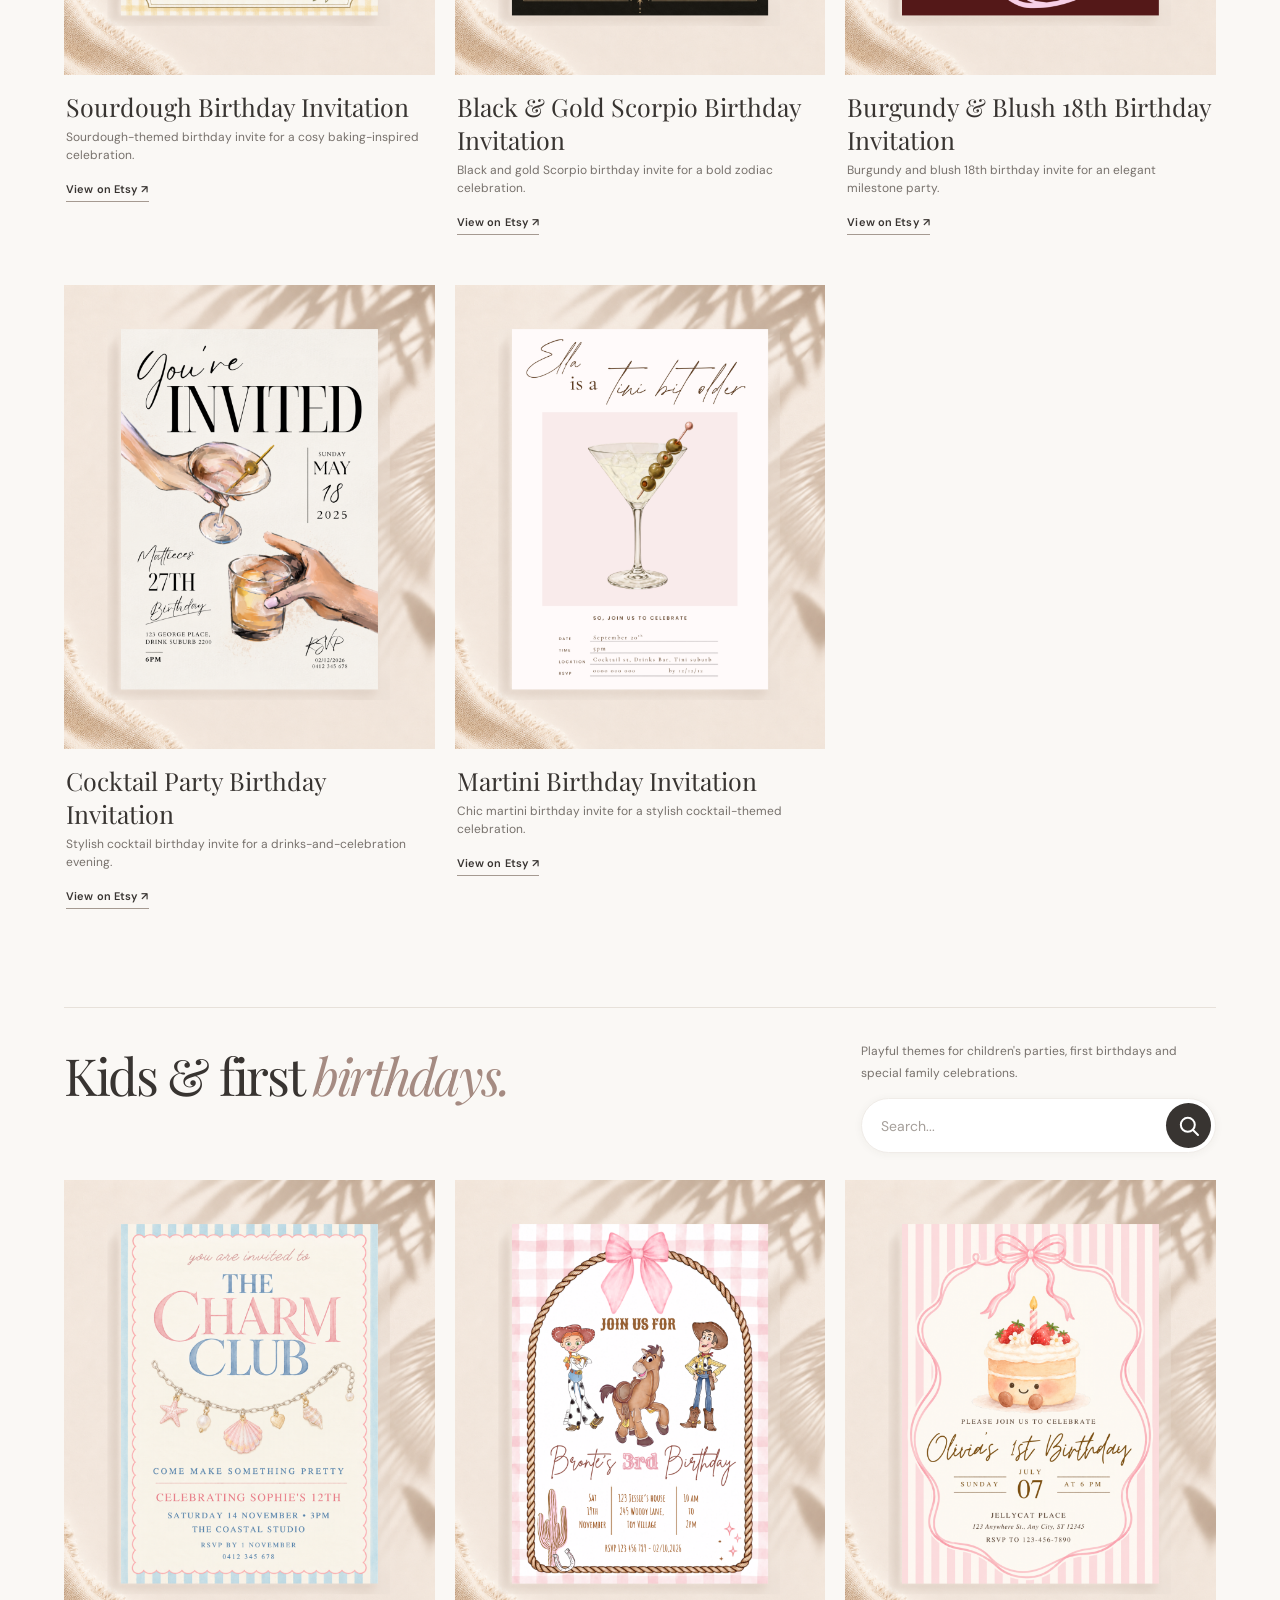
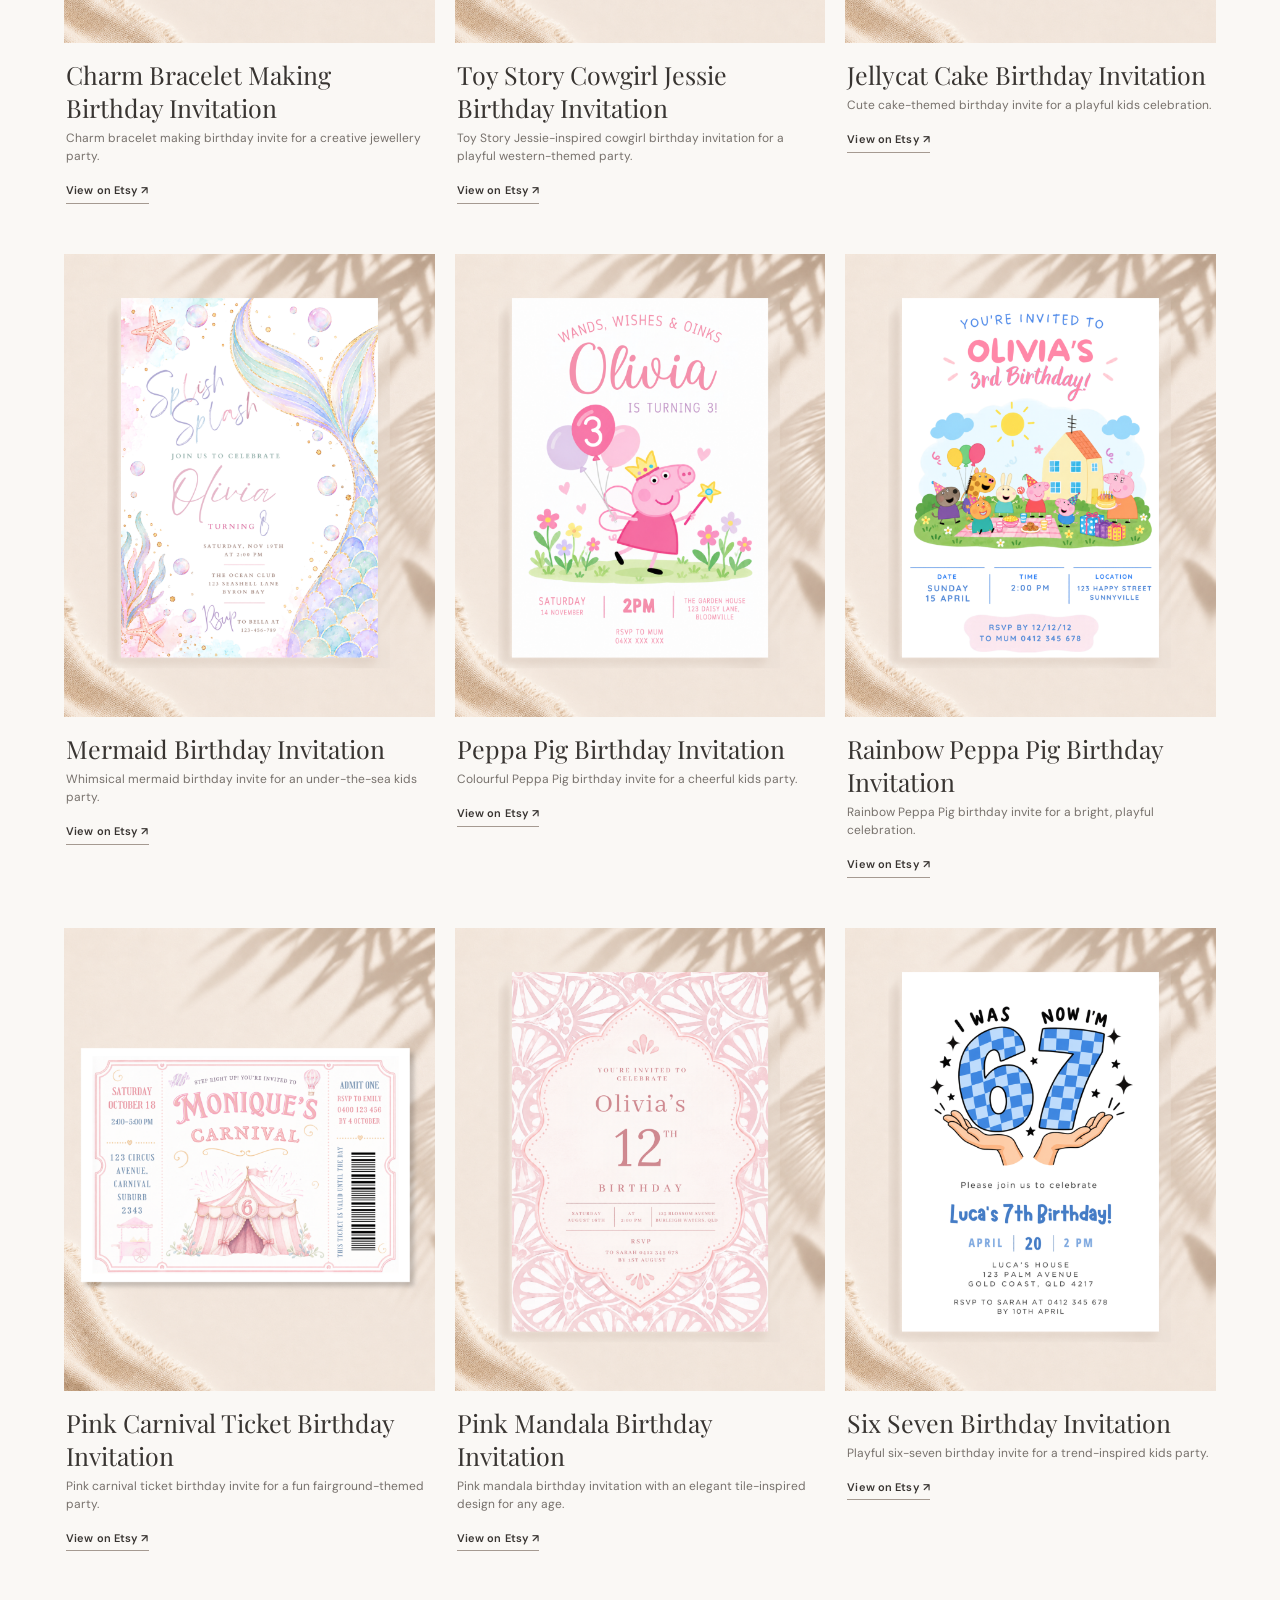
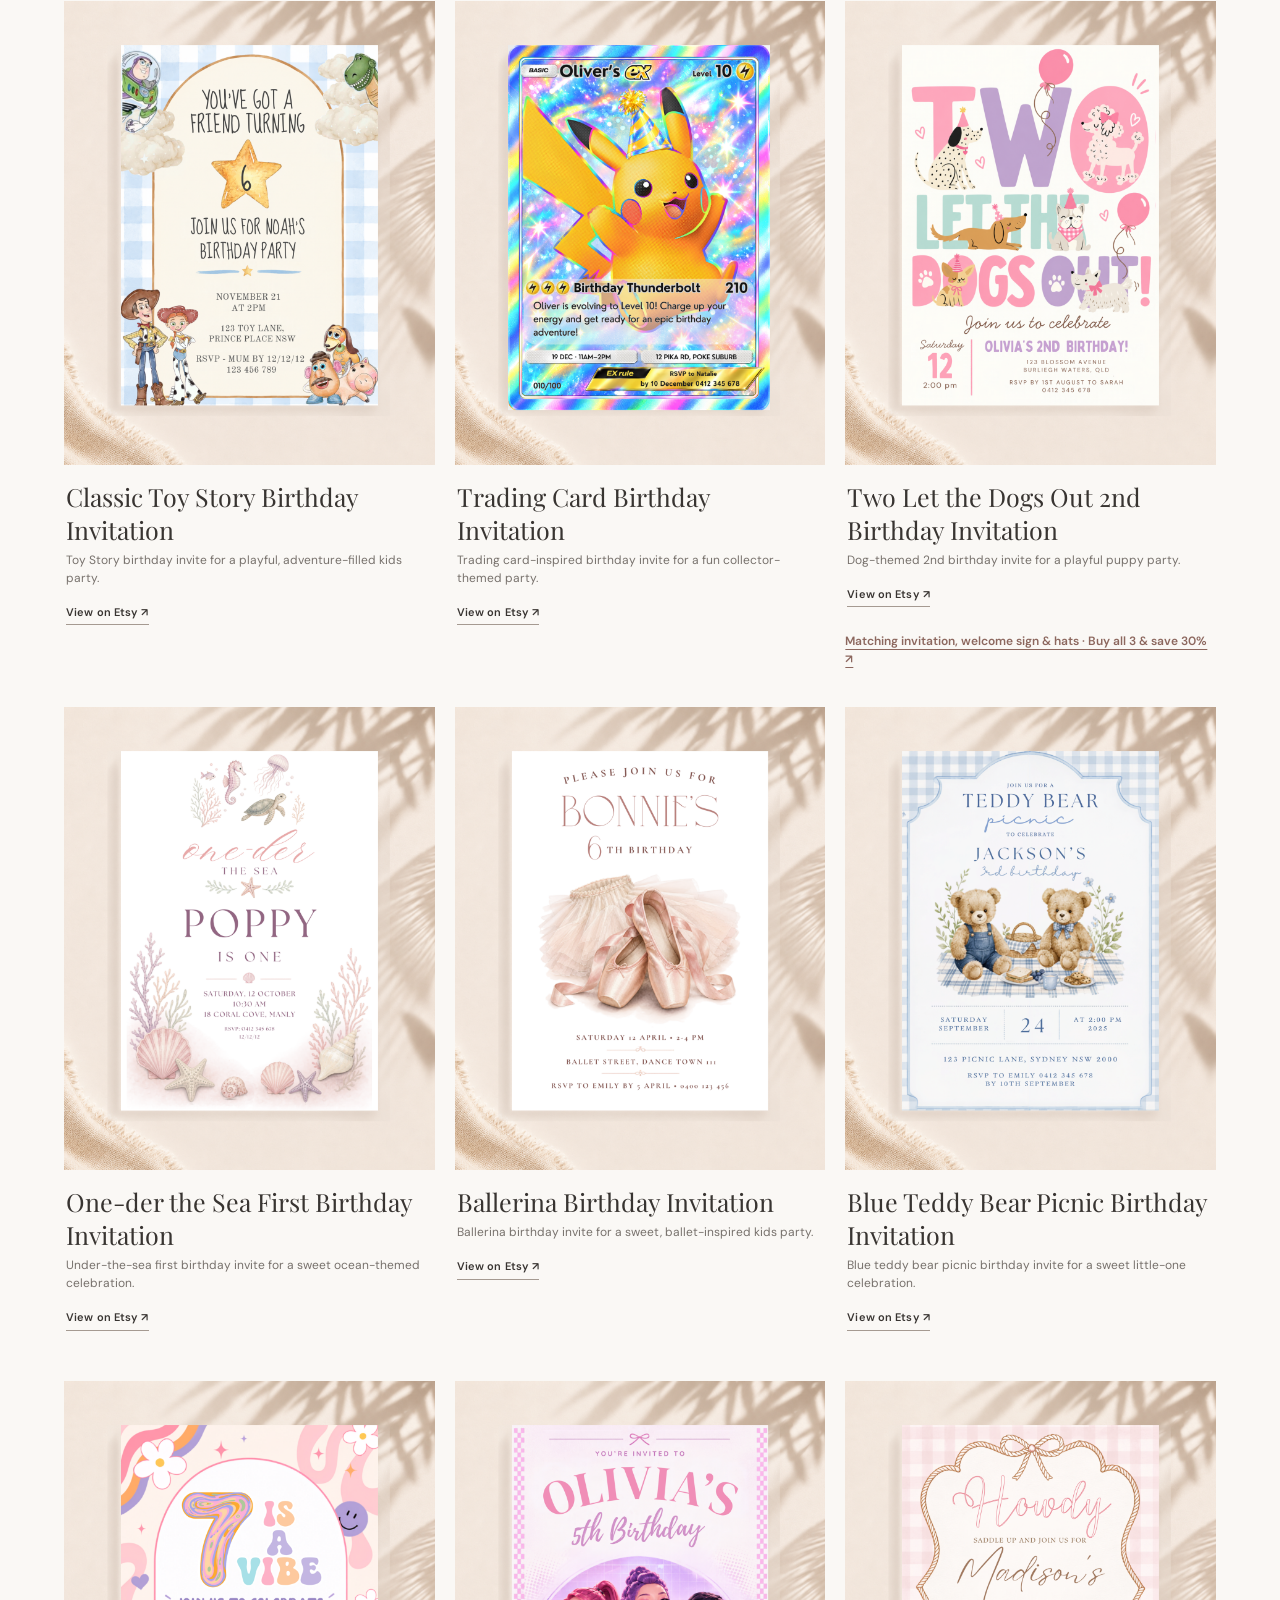
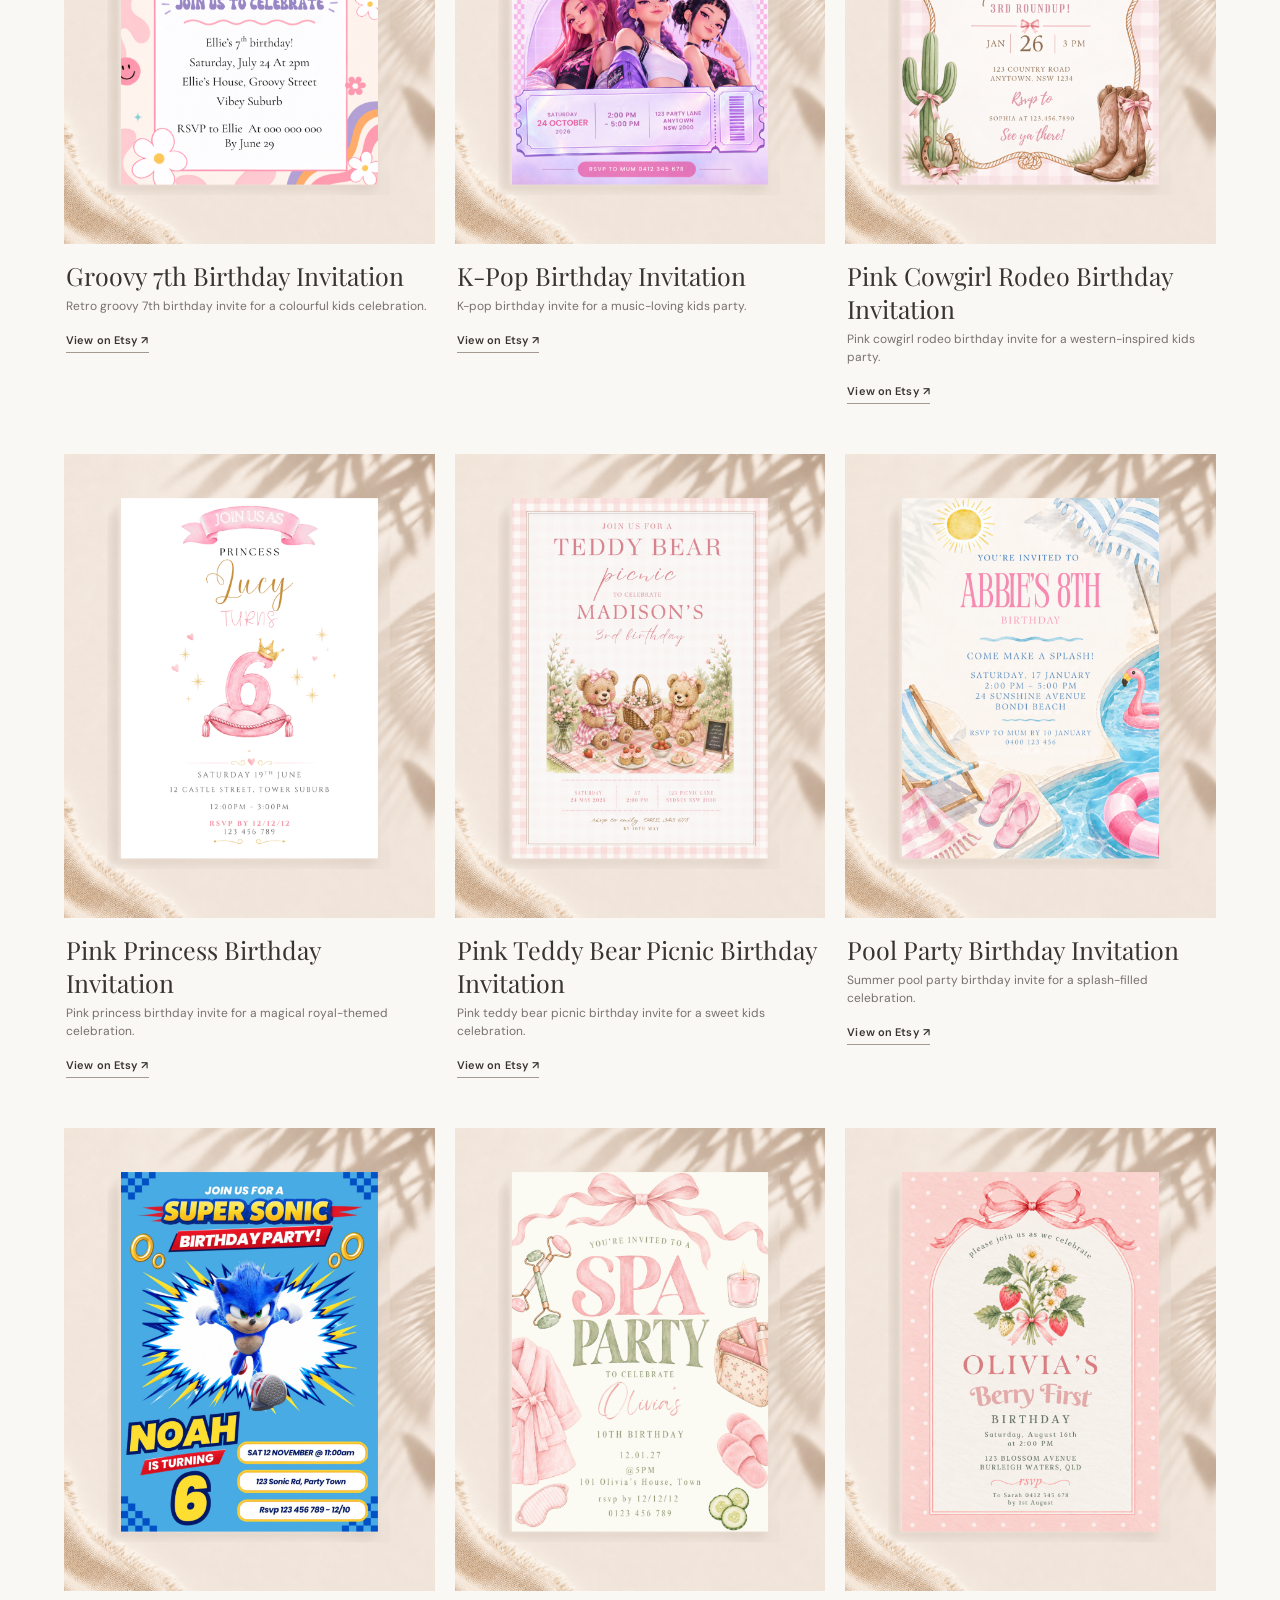
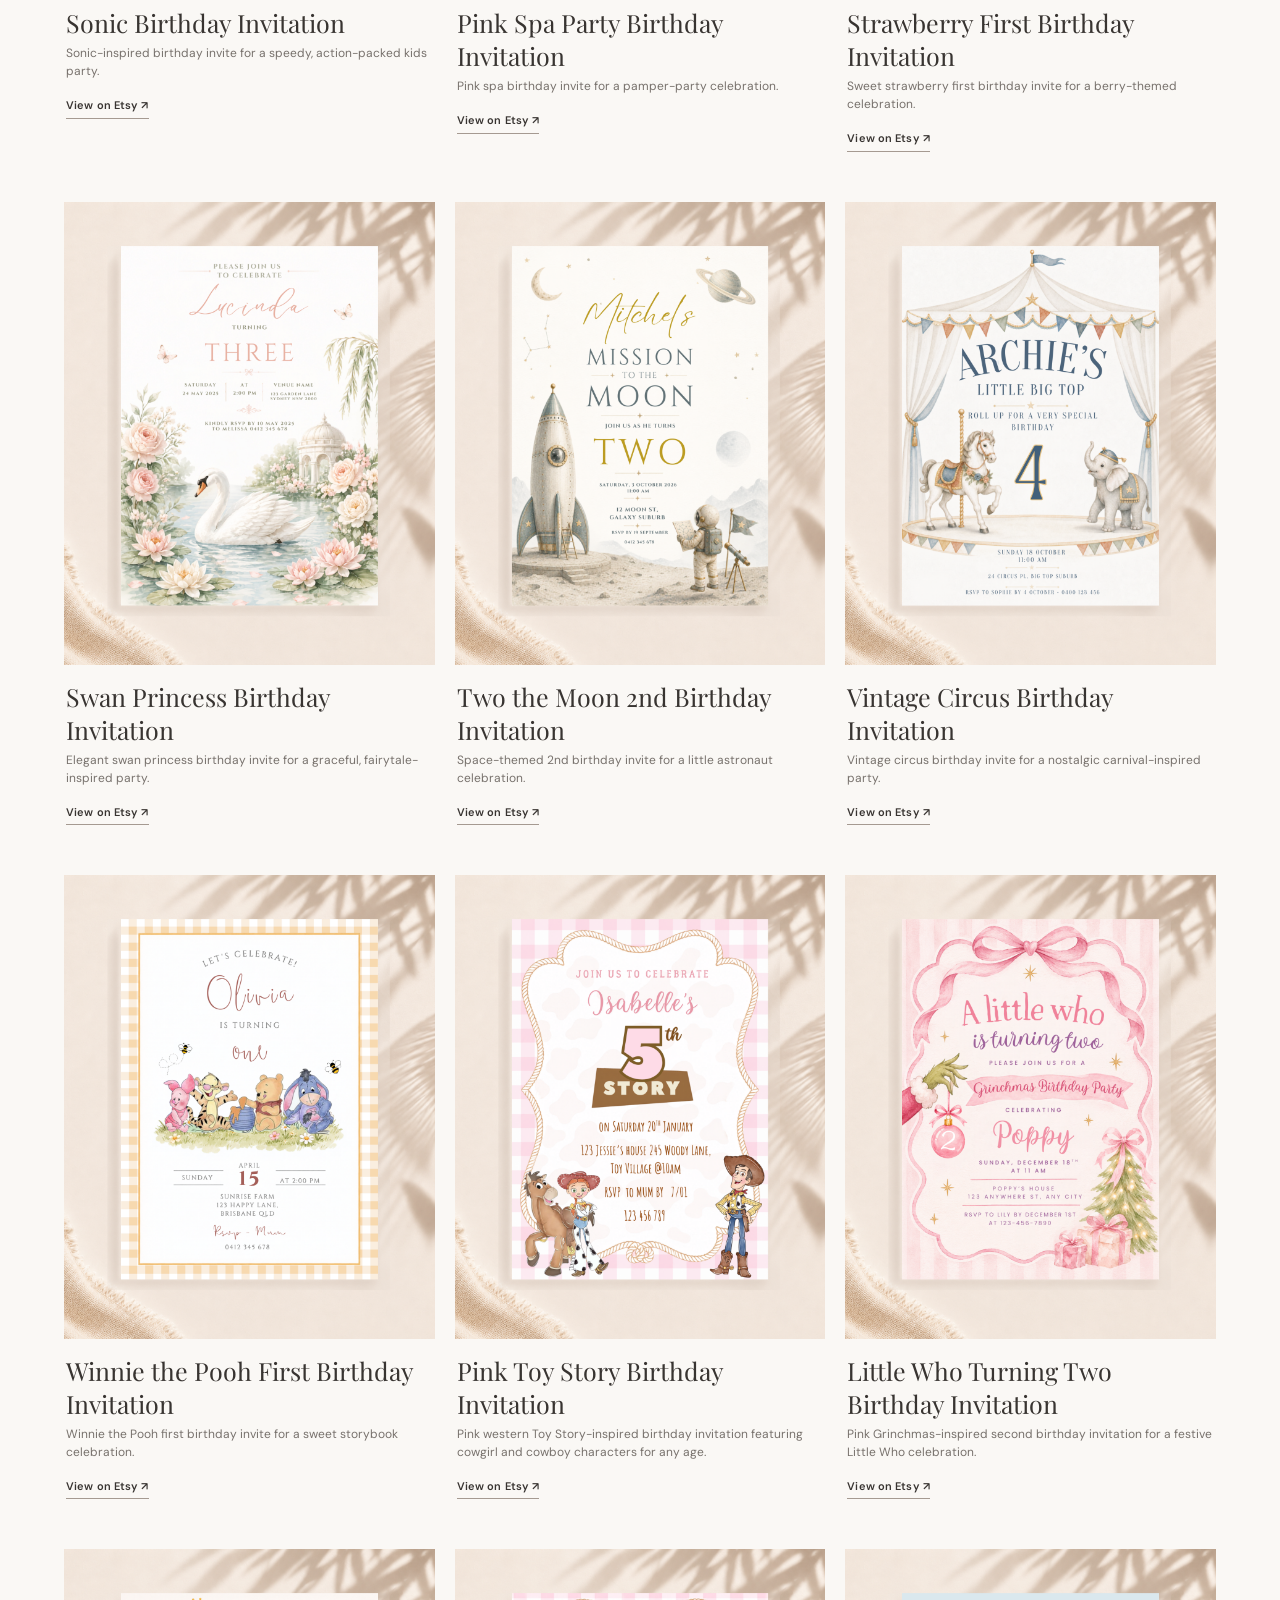
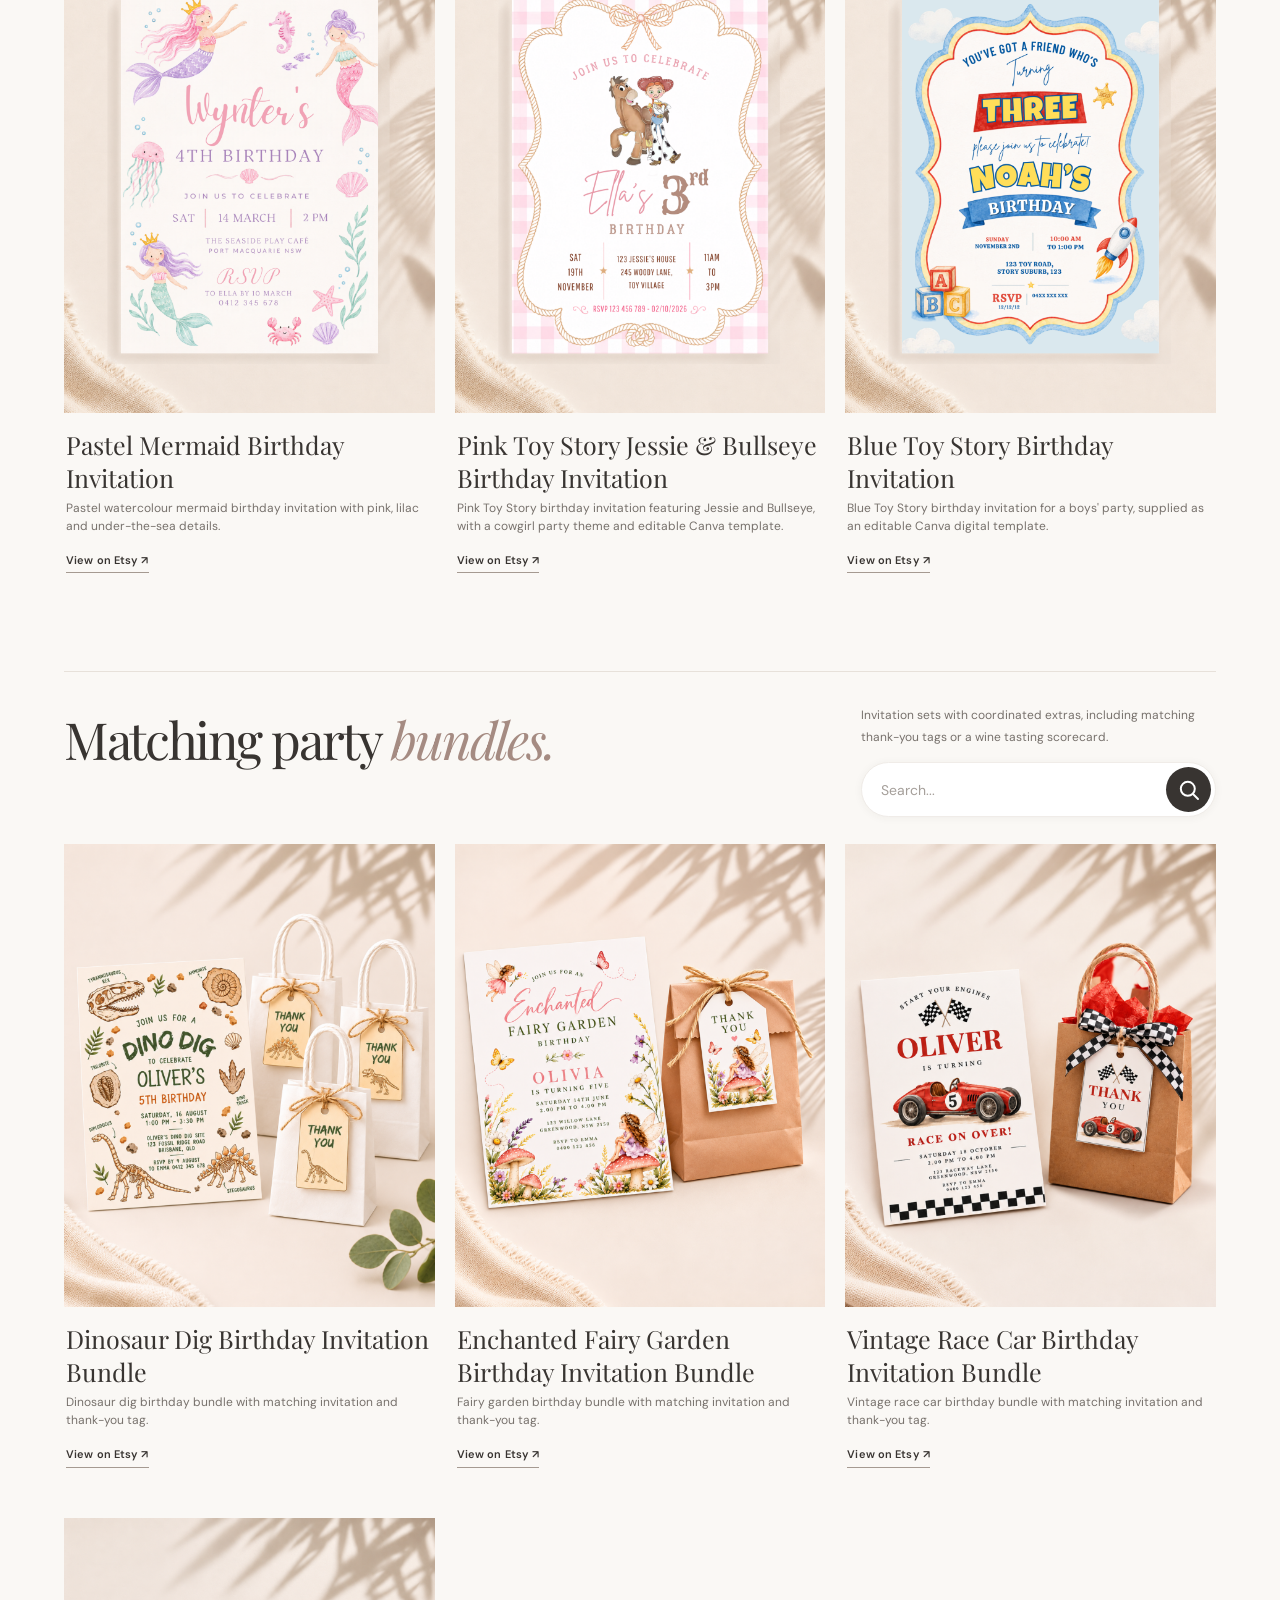
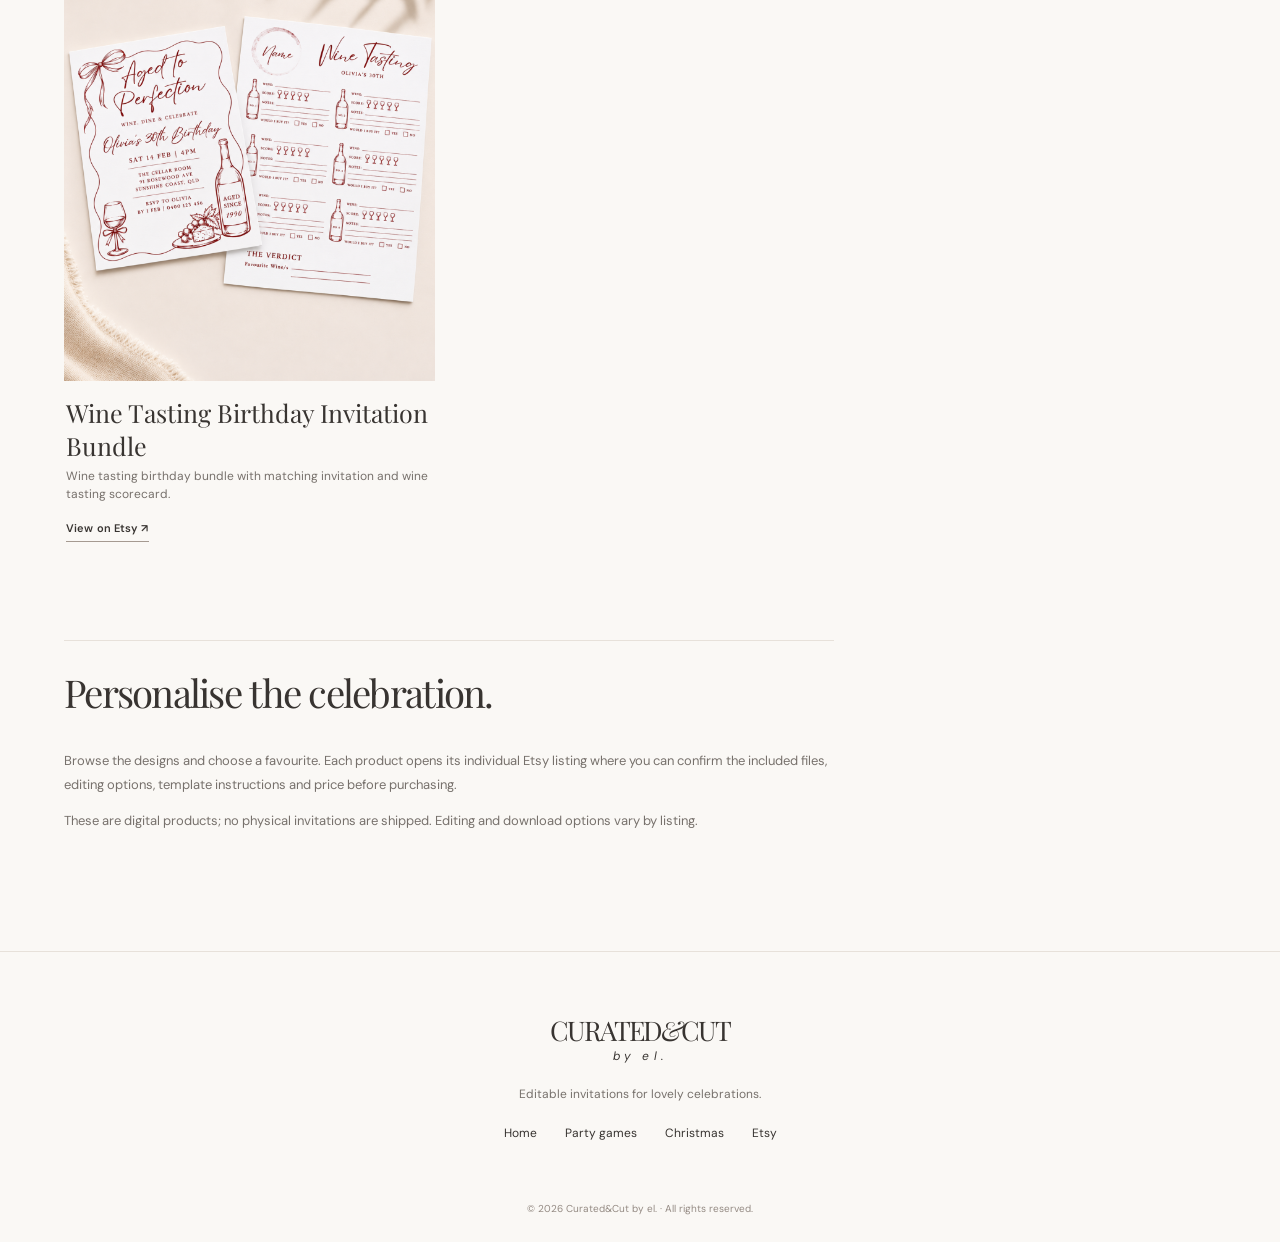
<file: birthday-invitations/index.html>
<!doctype html>
<html lang="en-AU">
<head>
<meta charset="utf-8">
<meta name="viewport" content="width=device-width,initial-scale=1">
<title>Editable Canva Birthday Invitations for Kids & Adults | Curated&Cut</title>
<meta name="description" content="Browse editable Canva birthday invitations for kids, adults and milestone parties, plus matching invitation bundles. Find your design and shop on Etsy.">
<meta name="robots" content="index,follow">
<link rel="canonical" href="https://curatedandcutbyel.com.au/birthday-invitations/">
<meta name="theme-color" content="#faf8f5">
<meta property="og:type" content="website">
<meta property="og:site_name" content="Curated&Cut by el.">
<meta property="og:title" content="Editable Birthday Invitations for Kids & Adults | Curated&Cut">
<meta property="og:description" content="Explore editable Canva birthday invitations, milestone designs and matching party bundles.">
<meta property="og:url" content="https://curatedandcutbyel.com.au/birthday-invitations/">
<meta property="og:image" content="https://curatedandcutbyel.com.au/assets/hero-invitation.jpg">
<meta name="twitter:card" content="summary_large_image">
<link rel="icon" type="image/svg+xml" href="../favicon.svg">
<link rel="preconnect" href="https://fonts.googleapis.com">
<link rel="preconnect" href="https://fonts.gstatic.com" crossorigin>
<link href="https://fonts.googleapis.com/css2?family=DM+Sans:wght@400;500;600;700&family=Playfair+Display:wght@400;500;600&display=swap" rel="stylesheet">
<link rel="stylesheet" href="../styles.css?v=20261121-rounded-buttons">
<style>
.birthday-nav { display:flex;gap:22px;align-items:center;flex-wrap:wrap; }
.birthday-nav a { font-size:12px; }
.birthday-main {max-width:1500px;margin:0 auto;padding:84px max(5vw,24px) 105px;}
.birthday-intro {max-width:770px;margin-bottom:37px;}
.birthday-intro h1 {font-size:clamp(43px,5.4vw,75px);line-height:1.14;white-space:normal;margin:0 0 22px;}
.birthday-intro h1 em,.birthday-section h2 em {color:#a58b82;}
.birthday-intro p{max-width:660px;font-size:14px;}
.birthday-shortcuts{display:flex;gap:11px;flex-wrap:wrap;margin-bottom:58px;}
.birthday-shortcuts a {border:1px solid var(--line);padding:13px 20px;font-size:12px;font-weight:500;}
.birthday-shortcuts a:hover {background:#f0e8e2;border-color:#c9bcb2;}
.birthday-section{scroll-margin-top:28px;margin:0 0 83px;}
.birthday-section-header{display:flex;align-items:end;justify-content:space-between;gap:20px;margin-bottom:27px;border-top:1px solid var(--line);padding-top:33px;}
.birthday-section h2{font-size:clamp(32px,4vw,53px);margin:0;}
.birthday-section-header p{font-size:12px;max-width:340px;margin:0;}
.birthday-grid{max-width:1220px;grid-template-columns:repeat(3,minmax(0,1fr));gap:35px 20px;}
.birthday-grid .product-details{flex-wrap:wrap;}
.birthday-grid .product-details h3{font-size:clamp(18px,2vw,25px);}
.birthday-grid .product-details p{font-size:12px;line-height:1.5;}
.birthday-grid .product-etsy-cta{margin-top:4px;}
.birthday-note{max-width:770px;padding-top:25px;border-top:1px solid var(--line);font-size:13px;}
.birthday-note h2{font-size:clamp(27px,3vw,39px);}
.birthday-shortcuts {margin-bottom:50px;}
.birthday-section-header {align-items:start;}
.birthday-section-side {width:min(100%,355px);flex-shrink:0;display:flex;flex-direction:column;gap:14px;}
.birthday-section-header .birthday-section-side p {font-size:12px;max-width:none;margin:0;}
.birthday-section-search {width:100%;margin:0;}
.visually-hidden {position:absolute;width:1px;height:1px;padding:0;margin:-1px;overflow:hidden;clip:rect(0,0,0,0);white-space:nowrap;border:0;}
.birthday-search-control {display:flex;align-items:center;background:#fff;border-radius:999px;padding:4px 4px 4px 19px;border:1px solid #f0ece8;box-shadow:0 1px 8px rgba(56,52,49,.05);}
.birthday-search-control:focus-within {outline:2px solid #b49c91;outline-offset:2px;}
.birthday-search-control input {min-width:0;flex:1;border:0;outline:0;background:transparent;padding:10px 0;font:inherit;font-size:14px;color:var(--ink);-webkit-appearance:none;appearance:none;}
.birthday-search-control input::-webkit-search-cancel-button {display:none;}
.birthday-search-control input::placeholder {color:#a59f9a;}
.birthday-search-control button {font-family:'DM Sans',sans-serif;cursor:pointer;}
.birthday-search-clear {flex-shrink:0;border:0;background:transparent;color:#8c8580;font-size:22px;padding:7px 9px;line-height:1;}
.birthday-search-clear[hidden] {display:none;}
.birthday-search-submit {flex-shrink:0;width:45px;height:45px;border:0;border-radius:50%;display:flex;align-items:center;justify-content:center;color:#fff;background:var(--ink);transition:background .2s;}
.birthday-search-submit:hover {background:#6c5a52;}
.birthday-search-results {display:block;margin:7px 7px 0;font-size:12px;color:var(--muted);}
.birthday-search-results:empty {display:none;}
.birthday-grid .product[hidden] {display:none !important;}
@media(max-width:1050px) {.birthday-section-side{width:min(100%,310px);}}
@media(max-width:760px) {.birthday-section-side{width:100%;margin-top:15px;gap:11px;}.birthday-section-header .birthday-section-side p{margin:0;}.birthday-shortcuts{margin-bottom:42px;}}
@media(max-width:760px){
 .birthday-main{padding:53px 20px 75px;}
 .birthday-section-header{display:block;}
 .birthday-section-header p{margin-top:15px;}
 .birthday-grid{grid-template-columns:repeat(2,minmax(0,1fr));gap:26px 12px;}
 .birthday-grid .product-details h3{font-size:18px;}
 .birthday-shortcuts{margin-bottom:42px;}
 .header{flex-wrap:wrap;}
 .birthday-nav{gap:14px;}
}
@media(max-width:440px){.birthday-grid{grid-template-columns:1fr;max-width:430px;}}
</style>
<script async src="https://www.googletagmanager.com/gtag/js?id=G-0NYW1TGPQN"></script>
<script>window.dataLayer=window.dataLayer||[];function gtag(){dataLayer.push(arguments)}gtag('js',new Date());gtag('config','G-0NYW1TGPQN');</script>
</head>
<body>
<div class="announcement">THOUGHTFULLY DESIGNED INVITATIONS · EDITABLE IN CANVA</div>
<header class="header">
<a class="wordmark" href="../" aria-label="Curated and Cut homepage">CURATED<span>&amp;</span>CUT<small>by el.</small></a>
<nav class="birthday-nav" aria-label="Main navigation">
<a href="../">Home</a>
<a href="../party-games/">Party games</a>
<a href="../christmas-printables/">Christmas</a>
<a class="nav-etsy" href="https://www.etsy.com/shop/curatedandcutbyel" target="_blank" rel="noopener noreferrer">Visit Etsy ↗</a>
</nav>
</header>
<main class="birthday-main">
<div class="birthday-intro">
<div class="eyebrow">THE BIRTHDAY INVITATION EDIT</div>
<h1>Editable Canva birthday<br><em>invitations.</em></h1>
<p>Find a birthday invitation that fits your celebration, from creative adult parties and milestone birthdays to playful themes for little ones. Explore our editable Canva invitations and matching party bundles, then visit Etsy to see the full details and purchase.</p>
</div>
<nav class="birthday-shortcuts" aria-label="Browse birthday invitation collections">
  <a href="#adult-birthdays">Adult birthday invitations ↗</a>
  <a href="#kids-birthdays">Kids &amp; first birthdays ↗</a>
  <a href="#bundles">Matching party bundles ↗</a>
</nav>

<section class="birthday-section" id="adult-birthdays" aria-labelledby="adult-birthdays-heading">
<div class="birthday-section-header">
<h2 id="adult-birthdays-heading">Adult birthdays <em>&amp; milestones.</em></h2>
<div class="birthday-section-side">
<p>Invitation designs for dinner parties, creative celebrations, cocktails and milestone moments.</p>
<form class="birthday-section-search" role="search" aria-label="Search adult birthdays">
  <label class="visually-hidden" for="search-adult-birthdays">Search this collection</label>
  <div class="birthday-search-control">
    <input id="search-adult-birthdays" type="search" placeholder="Search..." autocomplete="off">
    <button class="birthday-search-clear" type="button" aria-label="Clear search" hidden>×</button>
    <button class="birthday-search-submit" type="submit" aria-label="Search this collection">
      <svg viewBox="0 0 24 24" width="24" height="24" fill="none" stroke="currentColor" stroke-width="2" stroke-linecap="round" stroke-linejoin="round" aria-hidden="true"><circle cx="10.8" cy="10.8" r="7"></circle><path d="m16 16 5 5"></path></svg>
    </button>
  </div>
  <span class="birthday-search-results" role="status" aria-live="polite"></span>
</form>
</div>
</div>
<div class="products birthday-grid">
<article class="product" id="pin-bouquet-bar">
<a href="https://www.etsy.com/au/listing/4602045139" target="_blank" rel="noopener noreferrer" aria-label="View Bouquet Making Birthday Invitation on Etsy" data-invitation-name="Bouquet Making Birthday Invitation" data-category="adult" data-listing-id="4602045139">
<div class="product-image"><img src="../assets/bouquet-bar-birthday-invitation.png" alt="Editable flower arranging birthday invite for a stylish bouquet-making celebration." loading="lazy" width="600" height="750"></div>
<div class="product-details"><div><h3>Bouquet Making Birthday Invitation</h3><p>Editable flower arranging birthday invite for a stylish bouquet-making celebration.</p></div><span class="product-etsy-cta" aria-hidden="true">View on Etsy ↗</span></div>
</a>
</article>
<article class="product" id="pin-talk-thirty-birthday">
<a href="https://www.etsy.com/au/listing/4612922390" target="_blank" rel="noopener noreferrer" aria-label="View Talk Thirty to Me 30th Birthday Invitation on Etsy" data-invitation-name="Talk Thirty to Me 30th Birthday Invitation" data-category="adult" data-listing-id="4612922390">
<div class="product-image"><img src="../assets/dirty-thirty-martini-birthday-invitation.png" alt="Martini-inspired 30th birthday invite for a chic milestone celebration." loading="lazy" width="600" height="750"></div>
<div class="product-details"><div><h3>Talk Thirty to Me 30th Birthday Invitation</h3><p>Martini-inspired 30th birthday invite for a chic milestone celebration.</p></div><span class="product-etsy-cta" aria-hidden="true">View on Etsy ↗</span></div>
</a>
</article>
<article class="product" id="pin-masquerade-birthday">
<a href="https://www.etsy.com/au/listing/4601364495" target="_blank" rel="noopener noreferrer" aria-label="View Masquerade Birthday Invitation on Etsy" data-invitation-name="Masquerade Birthday Invitation" data-category="adult" data-listing-id="4601364495">
<div class="product-image"><img src="../assets/masquerade-birthday-party-invitation.png" alt="Elegant masquerade birthday invite for a glamorous masked party." loading="lazy" width="600" height="750"></div>
<div class="product-details"><div><h3>Masquerade Birthday Invitation</h3><p>Elegant masquerade birthday invite for a glamorous masked party.</p></div><span class="product-etsy-cta" aria-hidden="true">View on Etsy ↗</span></div>
</a>
</article>
<article class="product" id="pin-matcha-club">
<a href="https://www.etsy.com/au/listing/4604215120" target="_blank" rel="noopener noreferrer" aria-label="View Matcha Club Birthday Invitation on Etsy" data-invitation-name="Matcha Club Birthday Invitation" data-category="adult" data-listing-id="4604215120">
<div class="product-image"><img src="../assets/matcha-club-birthday-invitation.png" alt="Modern matcha-themed birthday invite for a cute café-style celebration." loading="lazy" width="600" height="750"></div>
<div class="product-details"><div><h3>Matcha Club Birthday Invitation</h3><p>Modern matcha-themed birthday invite for a cute café-style celebration.</p></div><span class="product-etsy-cta" aria-hidden="true">View on Etsy ↗</span></div>
</a>
</article>
<article class="product" id="pin-pasta-club">
<a href="https://www.etsy.com/au/listing/4605330954" target="_blank" rel="noopener noreferrer" aria-label="View Pasta Club Birthday Invitation on Etsy" data-invitation-name="Pasta Club Birthday Invitation" data-category="adult" data-listing-id="4605330954">
<div class="product-image"><img src="../assets/pasta-club-birthday-invitation.png" alt="Italian pasta-themed birthday invite for a fun dinner celebration." loading="lazy" width="600" height="750"></div>
<div class="product-details"><div><h3>Pasta Club Birthday Invitation</h3><p>Italian pasta-themed birthday invite for a fun dinner celebration.</p></div><span class="product-etsy-cta" aria-hidden="true">View on Etsy ↗</span></div>
</a>
</article>
<article class="product">
<a href="https://www.etsy.com/au/listing/4605351443" target="_blank" rel="noopener noreferrer" aria-label="View Pink Scorpio Season Birthday Invitation on Etsy" data-invitation-name="Pink Scorpio Season Birthday Invitation" data-category="adult" data-listing-id="4605351443">
<div class="product-image"><img src="../assets/pink-scorpio-birthday-invitation.png" alt="Pink Scorpio zodiac birthday invite for a star-sign celebration." loading="lazy" width="600" height="750"></div>
<div class="product-details"><div><h3>Pink Scorpio Season Birthday Invitation</h3><p>Pink Scorpio zodiac birthday invite for a star-sign celebration.</p></div><span class="product-etsy-cta" aria-hidden="true">View on Etsy ↗</span></div>
</a>
</article>
<article class="product" id="pin-pottery-club">
<a href="https://www.etsy.com/au/listing/4612922925" target="_blank" rel="noopener noreferrer" aria-label="View Pottery Painting Birthday Invitation on Etsy" data-invitation-name="Pottery Painting Birthday Invitation" data-category="adult" data-listing-id="4612922925">
<div class="product-image"><img src="../assets/pottery-painting-birthday-invitation.png" alt="Pottery painting birthday invite for a creative paint-and-sip celebration." loading="lazy" width="600" height="750"></div>
<div class="product-details"><div><h3>Pottery Painting Birthday Invitation</h3><p>Pottery painting birthday invite for a creative paint-and-sip celebration.</p></div><span class="product-etsy-cta" aria-hidden="true">View on Etsy ↗</span></div>
</a>
</article>
<article class="product">
<a href="https://www.etsy.com/au/listing/4595943791" target="_blank" rel="noopener noreferrer" aria-label="View Retro Palm Tree Birthday Invitation on Etsy" data-invitation-name="Retro Palm Tree Birthday Invitation" data-category="adult" data-listing-id="4595943791">
<div class="product-image"><img src="../assets/retro-palm-tree-birthday-invitation.png" alt="Retro palm tree birthday invite for a laid-back summer celebration." loading="lazy" width="600" height="750"></div>
<div class="product-details"><div><h3>Retro Palm Tree Birthday Invitation</h3><p>Retro palm tree birthday invite for a laid-back summer celebration.</p></div><span class="product-etsy-cta" aria-hidden="true">View on Etsy ↗</span></div>
</a>
</article>
<article class="product">
<a href="https://www.etsy.com/au/listing/4605362167" target="_blank" rel="noopener noreferrer" aria-label="View Sagittarius Season Birthday Invitation on Etsy" data-invitation-name="Sagittarius Season Birthday Invitation" data-category="adult" data-listing-id="4605362167">
<div class="product-image"><img src="../assets/sagittarius-season-birthday-invitation.png" alt="Sagittarius zodiac birthday invite for a celestial birthday celebration." loading="lazy" width="600" height="750"></div>
<div class="product-details"><div><h3>Sagittarius Season Birthday Invitation</h3><p>Sagittarius zodiac birthday invite for a celestial birthday celebration.</p></div><span class="product-etsy-cta" aria-hidden="true">View on Etsy ↗</span></div>
</a>
</article>
<article class="product" id="pin-sourdough-birthday">
<a href="https://www.etsy.com/au/listing/4604598712" target="_blank" rel="noopener noreferrer" aria-label="View Sourdough Birthday Invitation on Etsy" data-invitation-name="Sourdough Birthday Invitation" data-category="adult" data-listing-id="4604598712">
<div class="product-image"><img src="../assets/sourdough-birthday-invitation.png" alt="Sourdough-themed birthday invite for a cosy baking-inspired celebration." loading="lazy" width="600" height="750"></div>
<div class="product-details"><div><h3>Sourdough Birthday Invitation</h3><p>Sourdough-themed birthday invite for a cosy baking-inspired celebration.</p></div><span class="product-etsy-cta" aria-hidden="true">View on Etsy ↗</span></div>
</a>
</article>
<article class="product">
<a href="https://www.etsy.com/au/listing/4605356439" target="_blank" rel="noopener noreferrer" aria-label="View Black &amp; Gold Scorpio Birthday Invitation on Etsy" data-invitation-name="Black &amp; Gold Scorpio Birthday Invitation" data-category="adult" data-listing-id="4605356439">
<div class="product-image"><img src="../assets/black-gold-scorpio-birthday-invitation.png" alt="Black and gold Scorpio birthday invite for a bold zodiac celebration." loading="lazy" width="600" height="750"></div>
<div class="product-details"><div><h3>Black &amp; Gold Scorpio Birthday Invitation</h3><p>Black and gold Scorpio birthday invite for a bold zodiac celebration.</p></div><span class="product-etsy-cta" aria-hidden="true">View on Etsy ↗</span></div>
</a>
</article>
<article class="product">
<a href="https://www.etsy.com/au/listing/4551009860" target="_blank" rel="noopener noreferrer" aria-label="View Burgundy &amp; Blush 18th Birthday Invitation on Etsy" data-invitation-name="Burgundy &amp; Blush 18th Birthday Invitation" data-category="adult" data-listing-id="4551009860">
<div class="product-image"><img src="../assets/burgundy-blush-18th-birthday-invitation.png" alt="Burgundy and blush 18th birthday invite for an elegant milestone party." loading="lazy" width="600" height="750"></div>
<div class="product-details"><div><h3>Burgundy &amp; Blush 18th Birthday Invitation</h3><p>Burgundy and blush 18th birthday invite for an elegant milestone party.</p></div><span class="product-etsy-cta" aria-hidden="true">View on Etsy ↗</span></div>
</a>
</article>
<article class="product" id="pin-cocktail-birthday">
<a href="https://www.etsy.com/au/listing/4551035091" target="_blank" rel="noopener noreferrer" aria-label="View Cocktail Party Birthday Invitation on Etsy" data-invitation-name="Cocktail Party Birthday Invitation" data-category="adult" data-listing-id="4551035091">
<div class="product-image"><img src="../assets/cocktail-party-birthday-invitation.png" alt="Stylish cocktail birthday invite for a drinks-and-celebration evening." loading="lazy" width="600" height="750"></div>
<div class="product-details"><div><h3>Cocktail Party Birthday Invitation</h3><p>Stylish cocktail birthday invite for a drinks-and-celebration evening.</p></div><span class="product-etsy-cta" aria-hidden="true">View on Etsy ↗</span></div>
</a>
</article>
<article class="product">
<a href="https://www.etsy.com/au/listing/4540630626" target="_blank" rel="noopener noreferrer" aria-label="View Martini Birthday Invitation on Etsy" data-invitation-name="Martini Birthday Invitation" data-category="adult" data-listing-id="4540630626">
<div class="product-image"><img src="../assets/martini-birthday-invitation.png" alt="Chic martini birthday invite for a stylish cocktail-themed celebration." loading="lazy" width="600" height="750"></div>
<div class="product-details"><div><h3>Martini Birthday Invitation</h3><p>Chic martini birthday invite for a stylish cocktail-themed celebration.</p></div><span class="product-etsy-cta" aria-hidden="true">View on Etsy ↗</span></div>
</a>
</article>
</div>
</section>

<section class="birthday-section" id="kids-birthdays" aria-labelledby="kids-birthdays-heading">
<div class="birthday-section-header">
<h2 id="kids-birthdays-heading">Kids &amp; first <em>birthdays.</em></h2>
<div class="birthday-section-side">
<p>Playful themes for children's parties, first birthdays and special family celebrations.</p>
<form class="birthday-section-search" role="search" aria-label="Search kids birthdays">
  <label class="visually-hidden" for="search-kids-birthdays">Search this collection</label>
  <div class="birthday-search-control">
    <input id="search-kids-birthdays" type="search" placeholder="Search..." autocomplete="off">
    <button class="birthday-search-clear" type="button" aria-label="Clear search" hidden>×</button>
    <button class="birthday-search-submit" type="submit" aria-label="Search this collection">
      <svg viewBox="0 0 24 24" width="24" height="24" fill="none" stroke="currentColor" stroke-width="2" stroke-linecap="round" stroke-linejoin="round" aria-hidden="true"><circle cx="10.8" cy="10.8" r="7"></circle><path d="m16 16 5 5"></path></svg>
    </button>
  </div>
  <span class="birthday-search-results" role="status" aria-live="polite"></span>
</form>
</div>
</div>
<div class="products birthday-grid">
<article class="product">
<a href="https://www.etsy.com/au/listing/4612924489" target="_blank" rel="noopener noreferrer" aria-label="View Charm Bracelet Making Birthday Invitation on Etsy" data-invitation-name="Charm Bracelet Making Birthday Invitation" data-category="kids" data-listing-id="4612924489">
<div class="product-image"><img src="../assets/charm-bracelet-birthday-invitation.png" alt="Charm bracelet making birthday invite for a creative jewellery party." loading="lazy" width="600" height="750"></div>
<div class="product-details"><div><h3>Charm Bracelet Making Birthday Invitation</h3><p>Charm bracelet making birthday invite for a creative jewellery party.</p></div><span class="product-etsy-cta" aria-hidden="true">View on Etsy ↗</span></div>
</a>
</article>
<article class="product" id="pin-toy-story-jessie">
<a href="https://www.etsy.com/au/listing/4577651944" target="_blank" rel="noopener noreferrer" aria-label="View Toy Story Cowgirl Jessie Birthday Invitation on Etsy" data-invitation-name="Toy Story Cowgirl Jessie Birthday Invitation" data-category="kids" data-listing-id="4577651944">
<div class="product-image"><img src="../assets/cowgirl-jessie-birthday-invitation.png" alt="Toy Story Jessie-inspired cowgirl birthday invitation for a playful western-themed party." loading="lazy" width="600" height="750"></div>
<div class="product-details"><div><h3>Toy Story Cowgirl Jessie Birthday Invitation</h3><p>Toy Story Jessie-inspired cowgirl birthday invitation for a playful western-themed party.</p></div><span class="product-etsy-cta" aria-hidden="true">View on Etsy ↗</span></div>
</a>
</article>
<article class="product">
<a href="https://www.etsy.com/au/listing/4594450600" target="_blank" rel="noopener noreferrer" aria-label="View Jellycat Cake Birthday Invitation on Etsy" data-invitation-name="Jellycat Cake Birthday Invitation" data-category="kids" data-listing-id="4594450600">
<div class="product-image"><img src="../assets/jellycat-cake-birthday-invitation.png" alt="Cute cake-themed birthday invite for a playful kids celebration." loading="lazy" width="600" height="750"></div>
<div class="product-details"><div><h3>Jellycat Cake Birthday Invitation</h3><p>Cute cake-themed birthday invite for a playful kids celebration.</p></div><span class="product-etsy-cta" aria-hidden="true">View on Etsy ↗</span></div>
</a>
</article>
<article class="product">
<a href="https://www.etsy.com/au/listing/4592401978" target="_blank" rel="noopener noreferrer" aria-label="View Mermaid Birthday Invitation on Etsy" data-invitation-name="Mermaid Birthday Invitation" data-category="kids" data-listing-id="4592401978">
<div class="product-image"><img src="../assets/mermaid-birthday-invitation.png" alt="Whimsical mermaid birthday invite for an under-the-sea kids party." loading="lazy" width="600" height="750"></div>
<div class="product-details"><div><h3>Mermaid Birthday Invitation</h3><p>Whimsical mermaid birthday invite for an under-the-sea kids party.</p></div><span class="product-etsy-cta" aria-hidden="true">View on Etsy ↗</span></div>
</a>
</article>
<article class="product">
<a href="https://www.etsy.com/au/listing/4590185990" target="_blank" rel="noopener noreferrer" aria-label="View Peppa Pig Birthday Invitation on Etsy" data-invitation-name="Peppa Pig Birthday Invitation" data-category="kids" data-listing-id="4590185990">
<div class="product-image"><img src="../assets/peppa-pig-birthday-invitation.png" alt="Colourful Peppa Pig birthday invite for a cheerful kids party." loading="lazy" width="600" height="750"></div>
<div class="product-details"><div><h3>Peppa Pig Birthday Invitation</h3><p>Colourful Peppa Pig birthday invite for a cheerful kids party.</p></div><span class="product-etsy-cta" aria-hidden="true">View on Etsy ↗</span></div>
</a>
</article>
<article class="product">
<a href="https://www.etsy.com/au/listing/4583984895" target="_blank" rel="noopener noreferrer" aria-label="View Rainbow Peppa Pig Birthday Invitation on Etsy" data-invitation-name="Rainbow Peppa Pig Birthday Invitation" data-category="kids" data-listing-id="4583984895">
<div class="product-image"><img src="../assets/peppa-pig-rainbow-birthday-invitation.png" alt="Rainbow Peppa Pig birthday invite for a bright, playful celebration." loading="lazy" width="600" height="750"></div>
<div class="product-details"><div><h3>Rainbow Peppa Pig Birthday Invitation</h3><p>Rainbow Peppa Pig birthday invite for a bright, playful celebration.</p></div><span class="product-etsy-cta" aria-hidden="true">View on Etsy ↗</span></div>
</a>
</article>
<article class="product">
<a href="https://www.etsy.com/au/listing/4544349707" target="_blank" rel="noopener noreferrer" aria-label="View Pink Carnival Ticket Birthday Invitation on Etsy" data-invitation-name="Pink Carnival Ticket Birthday Invitation" data-category="kids" data-listing-id="4544349707">
<div class="product-image"><img src="../assets/pink-carnival-ticket-birthday-invitation.png" alt="Pink carnival ticket birthday invite for a fun fairground-themed party." loading="lazy" width="600" height="750"></div>
<div class="product-details"><div><h3>Pink Carnival Ticket Birthday Invitation</h3><p>Pink carnival ticket birthday invite for a fun fairground-themed party.</p></div><span class="product-etsy-cta" aria-hidden="true">View on Etsy ↗</span></div>
</a>
</article>
<article class="product">
<a href="https://www.etsy.com/au/listing/4596347796" target="_blank" rel="noopener noreferrer" aria-label="View Pink Mandala Birthday Invitation on Etsy" data-invitation-name="Pink Mandala Birthday Invitation" data-category="kids" data-listing-id="4596347796">
<div class="product-image"><img src="../assets/pink-tile-12th-birthday-invitation.png" alt="Pink mandala birthday invitation with an elegant tile-inspired design for any age." loading="lazy" width="600" height="750"></div>
<div class="product-details"><div><h3>Pink Mandala Birthday Invitation</h3><p>Pink mandala birthday invitation with an elegant tile-inspired design for any age.</p></div><span class="product-etsy-cta" aria-hidden="true">View on Etsy ↗</span></div>
</a>
</article>
<article class="product">
<a href="https://www.etsy.com/au/listing/4596382362" target="_blank" rel="noopener noreferrer" aria-label="View Six Seven Birthday Invitation on Etsy" data-invitation-name="Six Seven Birthday Invitation" data-category="kids" data-listing-id="4596382362">
<div class="product-image"><img src="../assets/six-seven-birthday-invitation.png" alt="Playful six-seven birthday invite for a trend-inspired kids party." loading="lazy" width="600" height="750"></div>
<div class="product-details"><div><h3>Six Seven Birthday Invitation</h3><p>Playful six-seven birthday invite for a trend-inspired kids party.</p></div><span class="product-etsy-cta" aria-hidden="true">View on Etsy ↗</span></div>
</a>
</article>
<article class="product" id="pin-toy-story-classic">
<a href="https://www.etsy.com/au/listing/4585499376" target="_blank" rel="noopener noreferrer" aria-label="View Classic Toy Story Birthday Invitation on Etsy" data-invitation-name="Classic Toy Story Birthday Invitation" data-category="kids" data-listing-id="4585499376">
<div class="product-image"><img src="../assets/toy-story-birthday-invitation.png" alt="Toy Story birthday invite for a playful, adventure-filled kids party." loading="lazy" width="600" height="750"></div>
<div class="product-details"><div><h3>Classic Toy Story Birthday Invitation</h3><p>Toy Story birthday invite for a playful, adventure-filled kids party.</p></div><span class="product-etsy-cta" aria-hidden="true">View on Etsy ↗</span></div>
</a>
</article>
<article class="product">
<a href="https://www.etsy.com/au/listing/4606080182" target="_blank" rel="noopener noreferrer" aria-label="View Trading Card Birthday Invitation on Etsy" data-invitation-name="Trading Card Birthday Invitation" data-category="kids" data-listing-id="4606080182">
<div class="product-image"><img src="../assets/trading-card-birthday-invitation.png" alt="Trading card-inspired birthday invite for a fun collector-themed party." loading="lazy" width="600" height="750"></div>
<div class="product-details"><div><h3>Trading Card Birthday Invitation</h3><p>Trading card-inspired birthday invite for a fun collector-themed party.</p></div><span class="product-etsy-cta" aria-hidden="true">View on Etsy ↗</span></div>
</a>
</article>
<article class="product">
<a href="https://www.etsy.com/au/listing/4592947935" target="_blank" rel="noopener noreferrer" aria-label="View Two Let the Dogs Out 2nd Birthday Invitation on Etsy" data-invitation-name="Two Let the Dogs Out 2nd Birthday Invitation" data-category="kids" data-listing-id="4592947935">
<div class="product-image"><img src="../assets/two-let-the-dogs-out-birthday-invitation.png" alt="Dog-themed 2nd birthday invite for a playful puppy party." loading="lazy" width="600" height="750"></div>
<div class="product-details"><div><h3>Two Let the Dogs Out 2nd Birthday Invitation</h3><p>Dog-themed 2nd birthday invite for a playful puppy party.</p></div><span class="product-etsy-cta" aria-hidden="true">View on Etsy ↗</span></div>
</a>
<a class="product-bundle-note" href="/#bundle-save">Matching invitation, welcome sign &amp; hats · Buy all 3 &amp; save 30% ↗</a>
</article>
<article class="product">
<a href="https://curatedandcutbyel.etsy.com/au/listing/4543693794/one-der-the-sea-birthday-invitation" target="_blank" rel="noopener noreferrer" aria-label="View One-der the Sea First Birthday Invitation on Etsy" data-invitation-name="One-der the Sea First Birthday Invitation" data-category="kids" data-listing-id="4543693794">
<div class="product-image"><img src="../assets/under-the-sea-first-birthday-invitation.png" alt="Under-the-sea first birthday invite for a sweet ocean-themed celebration." loading="lazy" width="600" height="750"></div>
<div class="product-details"><div><h3>One-der the Sea First Birthday Invitation</h3><p>Under-the-sea first birthday invite for a sweet ocean-themed celebration.</p></div><span class="product-etsy-cta" aria-hidden="true">View on Etsy ↗</span></div>
</a>
</article>
<article class="product">
<a href="https://www.etsy.com/au/listing/4544262582" target="_blank" rel="noopener noreferrer" aria-label="View Ballerina Birthday Invitation on Etsy" data-invitation-name="Ballerina Birthday Invitation" data-category="kids" data-listing-id="4544262582">
<div class="product-image"><img src="../assets/ballerina-birthday-invitation.png" alt="Ballerina birthday invite for a sweet, ballet-inspired kids party." loading="lazy" width="600" height="750"></div>
<div class="product-details"><div><h3>Ballerina Birthday Invitation</h3><p>Ballerina birthday invite for a sweet, ballet-inspired kids party.</p></div><span class="product-etsy-cta" aria-hidden="true">View on Etsy ↗</span></div>
</a>
</article>
<article class="product">
<a href="https://www.etsy.com/au/listing/4543023406" target="_blank" rel="noopener noreferrer" aria-label="View Blue Teddy Bear Picnic Birthday Invitation on Etsy" data-invitation-name="Blue Teddy Bear Picnic Birthday Invitation" data-category="kids" data-listing-id="4543023406">
<div class="product-image"><img src="../assets/blue-teddy-bear-picnic-birthday-invitation.png" alt="Blue teddy bear picnic birthday invite for a sweet little-one celebration." loading="lazy" width="600" height="750"></div>
<div class="product-details"><div><h3>Blue Teddy Bear Picnic Birthday Invitation</h3><p>Blue teddy bear picnic birthday invite for a sweet little-one celebration.</p></div><span class="product-etsy-cta" aria-hidden="true">View on Etsy ↗</span></div>
</a>
</article>
<article class="product">
<a href="https://www.etsy.com/au/listing/4573111003" target="_blank" rel="noopener noreferrer" aria-label="View Groovy 7th Birthday Invitation on Etsy" data-invitation-name="Groovy 7th Birthday Invitation" data-category="kids" data-listing-id="4573111003">
<div class="product-image"><img src="../assets/groovy-seventh-birthday-invitation.png" alt="Retro groovy 7th birthday invite for a colourful kids celebration." loading="lazy" width="600" height="750"></div>
<div class="product-details"><div><h3>Groovy 7th Birthday Invitation</h3><p>Retro groovy 7th birthday invite for a colourful kids celebration.</p></div><span class="product-etsy-cta" aria-hidden="true">View on Etsy ↗</span></div>
</a>
</article>
<article class="product">
<a href="https://www.etsy.com/au/listing/4586133139" target="_blank" rel="noopener noreferrer" aria-label="View K-Pop Birthday Invitation on Etsy" data-invitation-name="K-Pop Birthday Invitation" data-category="kids" data-listing-id="4586133139">
<div class="product-image"><img src="../assets/kpop-birthday-party-invitation.png" alt="K-pop birthday invite for a music-loving kids party." loading="lazy" width="600" height="750"></div>
<div class="product-details"><div><h3>K-Pop Birthday Invitation</h3><p>K-pop birthday invite for a music-loving kids party.</p></div><span class="product-etsy-cta" aria-hidden="true">View on Etsy ↗</span></div>
</a>
</article>
<article class="product">
<a href="https://www.etsy.com/au/listing/4573760144" target="_blank" rel="noopener noreferrer" aria-label="View Pink Cowgirl Rodeo Birthday Invitation on Etsy" data-invitation-name="Pink Cowgirl Rodeo Birthday Invitation" data-category="kids" data-listing-id="4573760144">
<div class="product-image"><img src="../assets/pink-cowgirl-rodeo-birthday-invitation.png" alt="Pink cowgirl rodeo birthday invite for a western-inspired kids party." loading="lazy" width="600" height="750"></div>
<div class="product-details"><div><h3>Pink Cowgirl Rodeo Birthday Invitation</h3><p>Pink cowgirl rodeo birthday invite for a western-inspired kids party.</p></div><span class="product-etsy-cta" aria-hidden="true">View on Etsy ↗</span></div>
</a>
</article>
<article class="product">
<a href="https://www.etsy.com/au/listing/4565265756" target="_blank" rel="noopener noreferrer" aria-label="View Pink Princess Birthday Invitation on Etsy" data-invitation-name="Pink Princess Birthday Invitation" data-category="kids" data-listing-id="4565265756">
<div class="product-image"><img src="../assets/pink-princess-birthday-invitation.png" alt="Pink princess birthday invite for a magical royal-themed celebration." loading="lazy" width="600" height="750"></div>
<div class="product-details"><div><h3>Pink Princess Birthday Invitation</h3><p>Pink princess birthday invite for a magical royal-themed celebration.</p></div><span class="product-etsy-cta" aria-hidden="true">View on Etsy ↗</span></div>
</a>
</article>
<article class="product">
<a href="https://www.etsy.com/au/listing/4544205193" target="_blank" rel="noopener noreferrer" aria-label="View Pink Teddy Bear Picnic Birthday Invitation on Etsy" data-invitation-name="Pink Teddy Bear Picnic Birthday Invitation" data-category="kids" data-listing-id="4544205193">
<div class="product-image"><img src="../assets/pink-teddy-bear-picnic-birthday-invitation.png" alt="Pink teddy bear picnic birthday invite for a sweet kids celebration." loading="lazy" width="600" height="750"></div>
<div class="product-details"><div><h3>Pink Teddy Bear Picnic Birthday Invitation</h3><p>Pink teddy bear picnic birthday invite for a sweet kids celebration.</p></div><span class="product-etsy-cta" aria-hidden="true">View on Etsy ↗</span></div>
</a>
</article>
<article class="product">
<a href="https://www.etsy.com/au/listing/4582170402" target="_blank" rel="noopener noreferrer" aria-label="View Pool Party Birthday Invitation on Etsy" data-invitation-name="Pool Party Birthday Invitation" data-category="kids" data-listing-id="4582170402">
<div class="product-image"><img src="../assets/pool-party-birthday-invitation.png" alt="Summer pool party birthday invite for a splash-filled celebration." loading="lazy" width="600" height="750"></div>
<div class="product-details"><div><h3>Pool Party Birthday Invitation</h3><p>Summer pool party birthday invite for a splash-filled celebration.</p></div><span class="product-etsy-cta" aria-hidden="true">View on Etsy ↗</span></div>
</a>
</article>
<article class="product">
<a href="https://www.etsy.com/au/listing/4569508761" target="_blank" rel="noopener noreferrer" aria-label="View Sonic Birthday Invitation on Etsy" data-invitation-name="Sonic Birthday Invitation" data-category="kids" data-listing-id="4569508761">
<div class="product-image"><img src="../assets/sonic-birthday-invitation.png" alt="Sonic-inspired birthday invite for a speedy, action-packed kids party." loading="lazy" width="600" height="750"></div>
<div class="product-details"><div><h3>Sonic Birthday Invitation</h3><p>Sonic-inspired birthday invite for a speedy, action-packed kids party.</p></div><span class="product-etsy-cta" aria-hidden="true">View on Etsy ↗</span></div>
</a>
</article>
<article class="product">
<a href="https://www.etsy.com/au/listing/4582133900" target="_blank" rel="noopener noreferrer" aria-label="View Pink Spa Party Birthday Invitation on Etsy" data-invitation-name="Pink Spa Party Birthday Invitation" data-category="kids" data-listing-id="4582133900">
<div class="product-image"><img src="../assets/spa-party-birthday-invitation.png" alt="Pink spa birthday invite for a pamper-party celebration." loading="lazy" width="600" height="750"></div>
<div class="product-details"><div><h3>Pink Spa Party Birthday Invitation</h3><p>Pink spa birthday invite for a pamper-party celebration.</p></div><span class="product-etsy-cta" aria-hidden="true">View on Etsy ↗</span></div>
</a>
</article>
<article class="product">
<a href="https://www.etsy.com/au/listing/4592393628" target="_blank" rel="noopener noreferrer" aria-label="View Strawberry First Birthday Invitation on Etsy" data-invitation-name="Strawberry First Birthday Invitation" data-category="kids" data-listing-id="4592393628">
<div class="product-image"><img src="../assets/strawberry-first-birthday-invitation.png" alt="Sweet strawberry first birthday invite for a berry-themed celebration." loading="lazy" width="600" height="750"></div>
<div class="product-details"><div><h3>Strawberry First Birthday Invitation</h3><p>Sweet strawberry first birthday invite for a berry-themed celebration.</p></div><span class="product-etsy-cta" aria-hidden="true">View on Etsy ↗</span></div>
</a>
</article>
<article class="product">
<a href="https://www.etsy.com/au/listing/4547814969" target="_blank" rel="noopener noreferrer" aria-label="View Swan Princess Birthday Invitation on Etsy" data-invitation-name="Swan Princess Birthday Invitation" data-category="kids" data-listing-id="4547814969">
<div class="product-image"><img src="../assets/swan-princess-birthday-invitation.png" alt="Elegant swan princess birthday invite for a graceful, fairytale-inspired party." loading="lazy" width="600" height="750"></div>
<div class="product-details"><div><h3>Swan Princess Birthday Invitation</h3><p>Elegant swan princess birthday invite for a graceful, fairytale-inspired party.</p></div><span class="product-etsy-cta" aria-hidden="true">View on Etsy ↗</span></div>
</a>
</article>
<article class="product">
<a href="https://www.etsy.com/au/listing/4547817571" target="_blank" rel="noopener noreferrer" aria-label="View Two the Moon 2nd Birthday Invitation on Etsy" data-invitation-name="Two the Moon 2nd Birthday Invitation" data-category="kids" data-listing-id="4547817571">
<div class="product-image"><img src="../assets/two-the-moon-birthday-invitation.png" alt="Space-themed 2nd birthday invite for a little astronaut celebration." loading="lazy" width="600" height="750"></div>
<div class="product-details"><div><h3>Two the Moon 2nd Birthday Invitation</h3><p>Space-themed 2nd birthday invite for a little astronaut celebration.</p></div><span class="product-etsy-cta" aria-hidden="true">View on Etsy ↗</span></div>
</a>
</article>
<article class="product">
<a href="https://www.etsy.com/au/listing/4549387792" target="_blank" rel="noopener noreferrer" aria-label="View Vintage Circus Birthday Invitation on Etsy" data-invitation-name="Vintage Circus Birthday Invitation" data-category="kids" data-listing-id="4549387792">
<div class="product-image"><img src="../assets/vintage-circus-birthday-invitation.png" alt="Vintage circus birthday invite for a nostalgic carnival-inspired party." loading="lazy" width="600" height="750"></div>
<div class="product-details"><div><h3>Vintage Circus Birthday Invitation</h3><p>Vintage circus birthday invite for a nostalgic carnival-inspired party.</p></div><span class="product-etsy-cta" aria-hidden="true">View on Etsy ↗</span></div>
</a>
</article>
<article class="product">
<a href="https://www.etsy.com/au/listing/4590192097" target="_blank" rel="noopener noreferrer" aria-label="View Winnie the Pooh First Birthday Invitation on Etsy" data-invitation-name="Winnie the Pooh First Birthday Invitation" data-category="kids" data-listing-id="4590192097">
<div class="product-image"><img src="../assets/winnie-the-pooh-first-birthday-invitation.png" alt="Winnie the Pooh first birthday invite for a sweet storybook celebration." loading="lazy" width="600" height="750"></div>
<div class="product-details"><div><h3>Winnie the Pooh First Birthday Invitation</h3><p>Winnie the Pooh first birthday invite for a sweet storybook celebration.</p></div><span class="product-etsy-cta" aria-hidden="true">View on Etsy ↗</span></div>
</a>
</article>
<article class="product" id="pin-pink-toy-story">
<a href="https://curatedandcutbyel.etsy.com/au/listing/4621750154/pink-toy-story-birthday-invitation" target="_blank" rel="noopener noreferrer" aria-label="View Pink Toy Story Birthday Invitation on Etsy" data-invitation-name="Pink Toy Story Birthday Invitation" data-category="kids" data-listing-id="4621750154">
<div class="product-image"><img src="../assets/pink-toy-story-5th-birthday-invitation.png" alt="Pink western Toy Story-inspired birthday invitation featuring cowgirl and cowboy characters for any age." loading="lazy" width="600" height="750"></div>
<div class="product-details"><div><h3>Pink Toy Story Birthday Invitation</h3><p>Pink western Toy Story-inspired birthday invitation featuring cowgirl and cowboy characters for any age.</p></div><span class="product-etsy-cta" aria-hidden="true">View on Etsy ↗</span></div>
</a>
</article>
<article class="product">
<a href="https://curatedandcutbyel.etsy.com/au/listing/4621711130/little-who-turning-two-birthday" target="_blank" rel="noopener noreferrer" aria-label="View Little Who Turning Two Birthday Invitation on Etsy" data-invitation-name="Little Who Turning Two Birthday Invitation" data-category="kids" data-listing-id="4621711130">
<div class="product-image"><img src="../assets/pink-grinchmas-2nd-birthday-invitation.png" alt="Pink Grinchmas-inspired second birthday invitation for a festive Little Who celebration." loading="lazy" width="600" height="750"></div>
<div class="product-details"><div><h3>Little Who Turning Two Birthday Invitation</h3><p>Pink Grinchmas-inspired second birthday invitation for a festive Little Who celebration.</p></div><span class="product-etsy-cta" aria-hidden="true">View on Etsy ↗</span></div>
</a>
</article>
<article class="product">
<a href="https://curatedandcutbyel.etsy.com/au/listing/4621693188/mermaid-birthday-invitation-watercolor" target="_blank" rel="noopener noreferrer" aria-label="View Pastel Mermaid Birthday Invitation on Etsy" data-invitation-name="Pastel Mermaid Birthday Invitation" data-category="kids" data-listing-id="4621693188">
<div class="product-image"><img src="../assets/pastel-mermaid-birthday-invitation.png" alt="Pastel watercolour mermaid birthday invitation with pink, lilac and under-the-sea details." loading="lazy" width="600" height="750"></div>
<div class="product-details"><div><h3>Pastel Mermaid Birthday Invitation</h3><p>Pastel watercolour mermaid birthday invitation with pink, lilac and under-the-sea details.</p></div><span class="product-etsy-cta" aria-hidden="true">View on Etsy ↗</span></div>
</a>
</article>
<article class="product" id="pin-pink-toy-story-jessie-bullseye">
<a href="https://curatedandcutbyel.etsy.com/au/listing/4567772359/toy-story-birthday-invitation-pink" target="_blank" rel="noopener noreferrer" aria-label="View Pink Toy Story Jessie &amp; Bullseye Birthday Invitation on Etsy" data-invitation-name="Pink Toy Story Jessie &amp; Bullseye Birthday Invitation" data-category="kids" data-listing-id="4567772359">
<div class="product-image"><img src="../assets/pink-jessie-bullseye-birthday-invitation.png" alt="Pink Toy Story birthday invitation featuring Jessie and Bullseye, with a cowgirl party theme and editable Canva template." loading="lazy" width="600" height="750"></div>
<div class="product-details"><div><h3>Pink Toy Story Jessie &amp; Bullseye Birthday Invitation</h3><p>Pink Toy Story birthday invitation featuring Jessie and Bullseye, with a cowgirl party theme and editable Canva template.</p></div><span class="product-etsy-cta" aria-hidden="true">View on Etsy ↗</span></div>
</a>
</article>
<article class="product" id="pin-blue-toy-story">
<a href="https://curatedandcutbyel.etsy.com/au/listing/4566539935/toy-story-3rd-birthday-invitation" target="_blank" rel="noopener noreferrer" aria-label="View Blue Toy Story Birthday Invitation on Etsy" data-invitation-name="Blue Toy Story Birthday Invitation" data-category="kids" data-listing-id="4566539935">
<div class="product-image"><img src="../assets/blue-boys-toystory-birthday-invitation.png" alt="Blue Toy Story birthday invitation for a boys' party, supplied as an editable Canva digital template." loading="lazy" width="600" height="750"></div>
<div class="product-details"><div><h3>Blue Toy Story Birthday Invitation</h3><p>Blue Toy Story birthday invitation for a boys' party, supplied as an editable Canva digital template.</p></div><span class="product-etsy-cta" aria-hidden="true">View on Etsy ↗</span></div>
</a>
</article>
</div>
</section>

<section class="birthday-section" id="bundles" aria-labelledby="bundles-heading">
<div class="birthday-section-header">
<h2 id="bundles-heading">Matching party <em>bundles.</em></h2>
<div class="birthday-section-side">
<p>Invitation sets with coordinated extras, including matching thank-you tags or a wine tasting scorecard.</p>
<form class="birthday-section-search" role="search" aria-label="Search bundles">
  <label class="visually-hidden" for="search-bundles">Search this collection</label>
  <div class="birthday-search-control">
    <input id="search-bundles" type="search" placeholder="Search..." autocomplete="off">
    <button class="birthday-search-clear" type="button" aria-label="Clear search" hidden>×</button>
    <button class="birthday-search-submit" type="submit" aria-label="Search this collection">
      <svg viewBox="0 0 24 24" width="24" height="24" fill="none" stroke="currentColor" stroke-width="2" stroke-linecap="round" stroke-linejoin="round" aria-hidden="true"><circle cx="10.8" cy="10.8" r="7"></circle><path d="m16 16 5 5"></path></svg>
    </button>
  </div>
  <span class="birthday-search-results" role="status" aria-live="polite"></span>
</form>
</div>
</div>
<div class="products birthday-grid">
<article class="product">
<a href="https://www.etsy.com/au/listing/4586893968" target="_blank" rel="noopener noreferrer" aria-label="View Dinosaur Dig Birthday Invitation Bundle on Etsy" data-invitation-name="Dinosaur Dig Birthday Invitation Bundle" data-category="kids" data-listing-id="4586893968">
<div class="product-image"><img src="../assets/dinosaur-dig-birthday-invitation-party-favors.png" alt="Dinosaur dig birthday bundle with matching invitation and thank-you tag." loading="lazy" width="600" height="750"></div>
<div class="product-details"><div><h3>Dinosaur Dig Birthday Invitation Bundle</h3><p>Dinosaur dig birthday bundle with matching invitation and thank-you tag.</p></div><span class="product-etsy-cta" aria-hidden="true">View on Etsy ↗</span></div>
</a>
</article>
<article class="product">
<a href="https://www.etsy.com/au/listing/4586916121" target="_blank" rel="noopener noreferrer" aria-label="View Enchanted Fairy Garden Birthday Invitation Bundle on Etsy" data-invitation-name="Enchanted Fairy Garden Birthday Invitation Bundle" data-category="kids" data-listing-id="4586916121">
<div class="product-image"><img src="../assets/fairy-garden-birthday-invitation-party-favors.png" alt="Fairy garden birthday bundle with matching invitation and thank-you tag." loading="lazy" width="600" height="750"></div>
<div class="product-details"><div><h3>Enchanted Fairy Garden Birthday Invitation Bundle</h3><p>Fairy garden birthday bundle with matching invitation and thank-you tag.</p></div><span class="product-etsy-cta" aria-hidden="true">View on Etsy ↗</span></div>
</a>
</article>
<article class="product">
<a href="https://www.etsy.com/au/listing/4587019737" target="_blank" rel="noopener noreferrer" aria-label="View Vintage Race Car Birthday Invitation Bundle on Etsy" data-invitation-name="Vintage Race Car Birthday Invitation Bundle" data-category="kids" data-listing-id="4587019737">
<div class="product-image"><img src="../assets/race-car-birthday-invitation-party-favors.png" alt="Vintage race car birthday bundle with matching invitation and thank-you tag." loading="lazy" width="600" height="750"></div>
<div class="product-details"><div><h3>Vintage Race Car Birthday Invitation Bundle</h3><p>Vintage race car birthday bundle with matching invitation and thank-you tag.</p></div><span class="product-etsy-cta" aria-hidden="true">View on Etsy ↗</span></div>
</a>
</article>
<article class="product" id="pin-wine-tasting-birthday">
<a href="https://www.etsy.com/au/listing/4584255804" target="_blank" rel="noopener noreferrer" aria-label="View Wine Tasting Birthday Invitation Bundle on Etsy" data-invitation-name="Wine Tasting Birthday Invitation Bundle" data-category="adult" data-listing-id="4584255804">
<div class="product-image"><img src="../assets/wine-tasting-birthday-invitation.png" alt="Wine tasting birthday bundle with matching invitation and wine tasting scorecard." loading="lazy" width="600" height="750"></div>
<div class="product-details"><div><h3>Wine Tasting Birthday Invitation Bundle</h3><p>Wine tasting birthday bundle with matching invitation and wine tasting scorecard.</p></div><span class="product-etsy-cta" aria-hidden="true">View on Etsy ↗</span></div>
</a>
</article>
</div>
</section>

<section class="birthday-note" aria-labelledby="editing-heading">
<h2 id="editing-heading">Personalise the celebration.</h2>
<p>Browse the designs and choose a favourite. Each product opens its individual Etsy listing where you can confirm the included files, editing options, template instructions and price before purchasing.</p>
<p>These are digital products; no physical invitations are shipped. Editing and download options vary by listing.</p>
</section>
</main>
<footer>
<div class="footer-brand">CURATED<span>&amp;</span>CUT <small>by el.</small></div>
<p>Editable invitations for lovely celebrations.</p>
<div class="footer-links"><a href="../">Home</a><a href="../party-games/">Party games</a><a href="../christmas-printables/">Christmas</a><a href="https://www.etsy.com/shop/curatedandcutbyel" target="_blank" rel="noopener noreferrer">Etsy</a></div>
<small>© <span id="year"></span> Curated&Cut by el. · All rights reserved.</small>
</footer>
<script>
document.getElementById('year').textContent=new Date().getFullYear();
document.querySelectorAll('.birthday-section').forEach(section => {
  const form = section.querySelector('.birthday-section-search');
  const input = form.querySelector('input[type="search"]');
  const clearButton = form.querySelector('.birthday-search-clear');
  const status = form.querySelector('.birthday-search-results');
  const cards = Array.from(section.querySelectorAll('.birthday-grid .product'));
  function filterSection() {
    const query = input.value.trim().toLocaleLowerCase();
    let visibleCount = 0;
    cards.forEach(card => {
      const name = card.querySelector('[data-invitation-name]')?.dataset.invitationName || '';
      const description = card.querySelector('.product-details p')?.textContent || '';
      const visible = !query || (name + ' ' + description).toLocaleLowerCase().includes(query);
      card.hidden = !visible;
      if (visible) visibleCount++;
    });
    clearButton.hidden = !query;
    status.textContent = query
      ? (visibleCount ? visibleCount + ' matching invitation' + (visibleCount === 1 ? '' : 's') : 'No invitations found in this collection.')
      : '';
  }
  input.addEventListener('input',filterSection);
  form.addEventListener('submit',event => {
    event.preventDefault();
    filterSection();
    if(input.value.trim()) {
      const first = cards.find(card => !card.hidden);
      if(first) first.scrollIntoView({behavior:'smooth',block:'start'});
    }
  });
  clearButton.addEventListener('click',() => {
    input.value = '';
    filterSection();
    input.focus();
  });
});

document.querySelectorAll('[data-invitation-name]').forEach(link=>link.addEventListener('click',()=>{
if(typeof window.gtag==='function')window.gtag('event','select_invitation',{
invitation_name:link.dataset.invitationName,invitation_category:link.dataset.category,
etsy_listing_id:link.dataset.listingId,link_url:link.href,source_section:'birthday_invitations_page'
});
}));
</script>
</body>
</html>
</file>
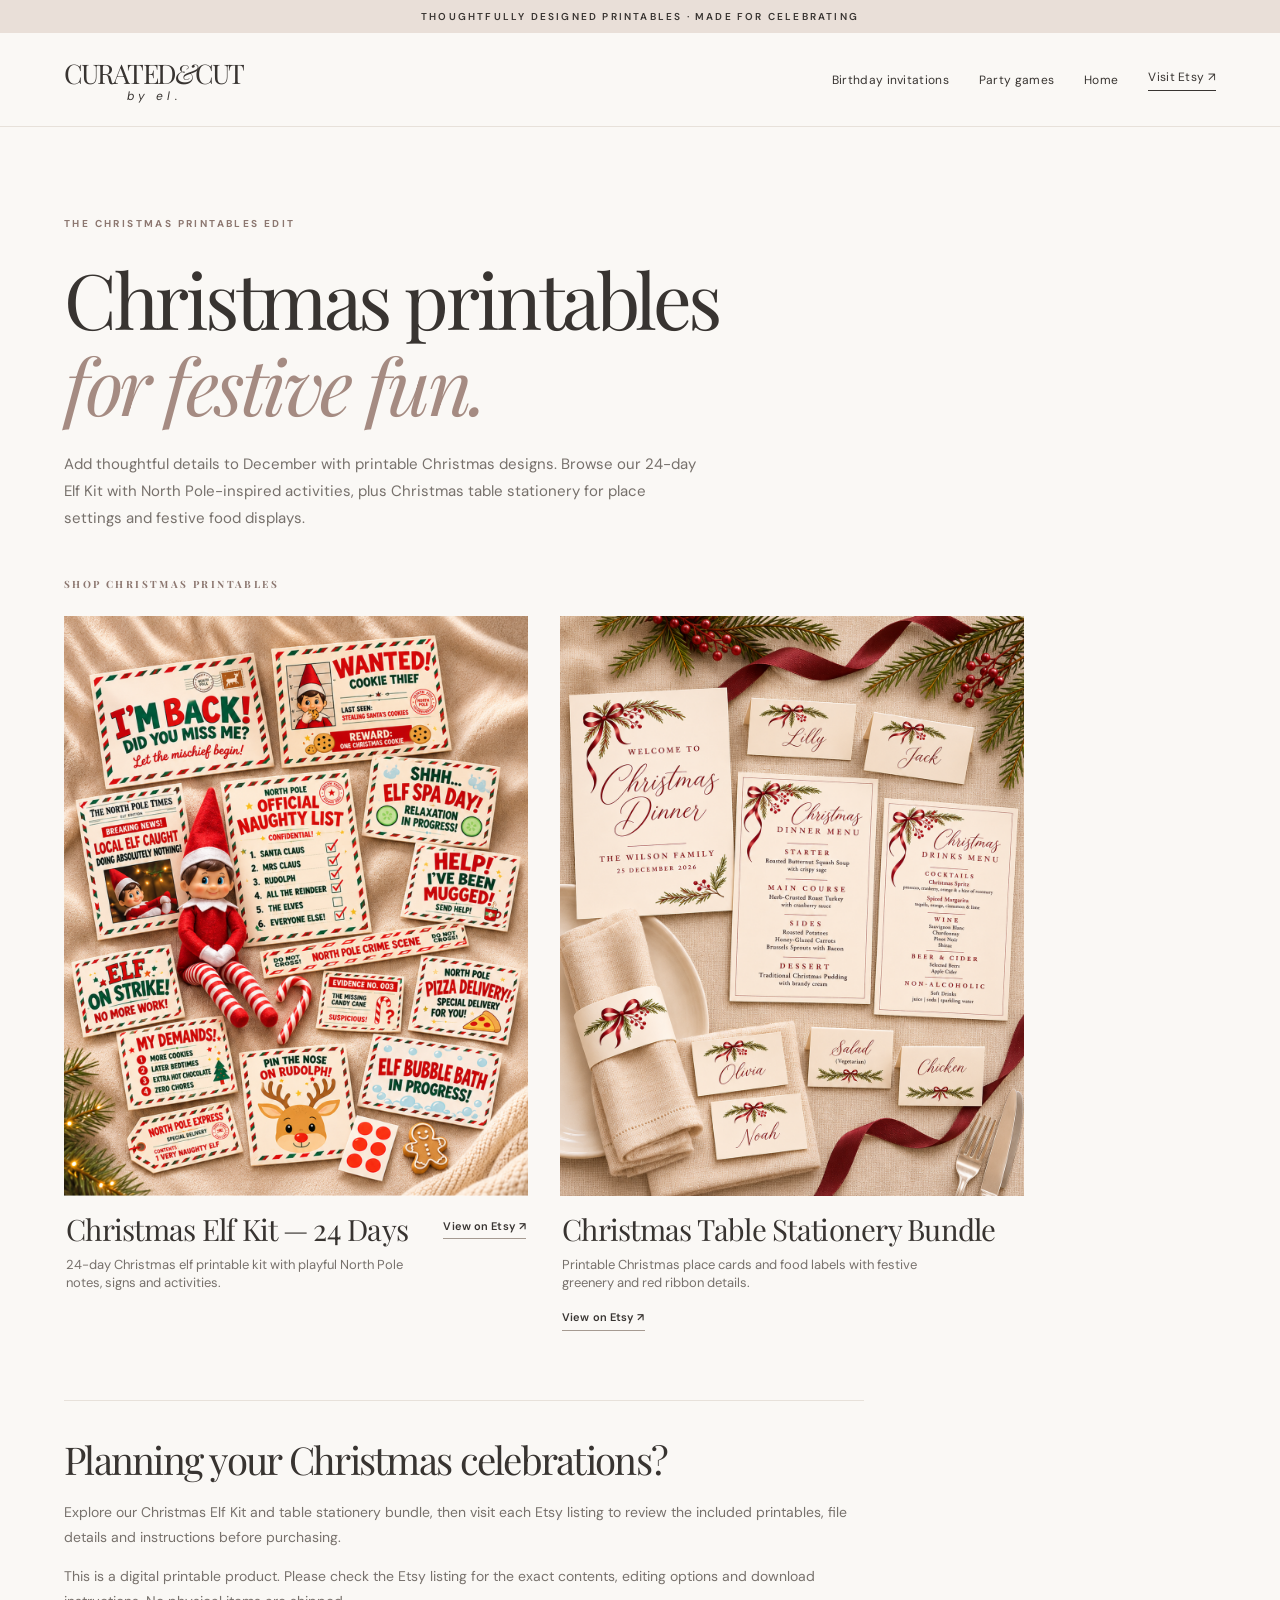
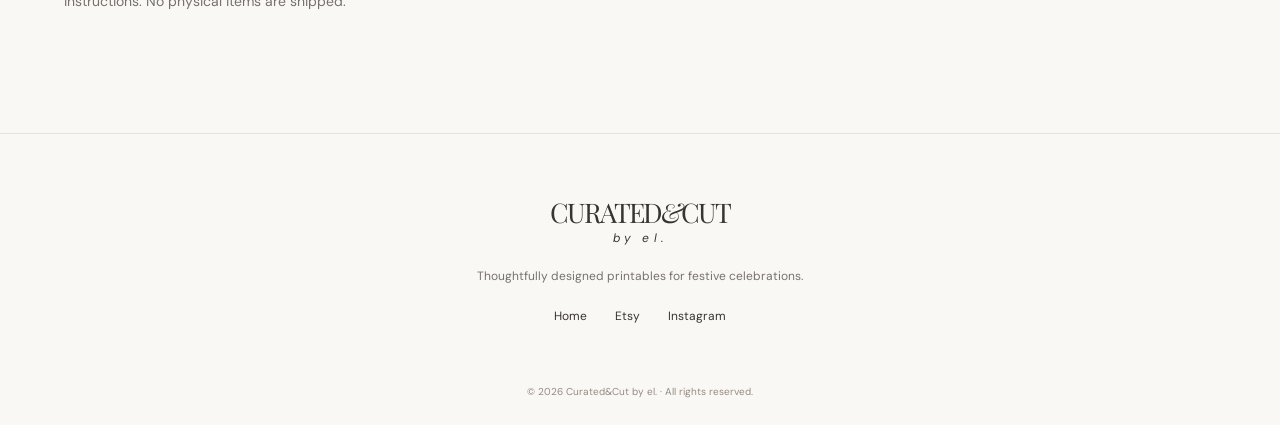
<file: christmas-printables/index.html>
<!doctype html>
<html lang="en-AU">
<head>
<meta charset="utf-8">
<meta name="viewport" content="width=device-width,initial-scale=1">
<title>Christmas Printables, Elf Kits & Table Cards | Curated&Cut</title>
<meta name="description" content="Discover Christmas printables for festive celebrations, including a 24-day Elf Kit and Christmas table place cards and food labels. Browse digital designs on Etsy.">
<meta name="robots" content="index,follow">
<link rel="canonical" href="https://curatedandcutbyel.com.au/christmas-printables/">
<meta name="theme-color" content="#faf8f5">
<meta property="og:type" content="website">
<meta property="og:site_name" content="Curated&Cut by el.">
<meta property="og:title" content="Christmas Printables & Table Stationery | Curated&Cut">
<meta property="og:description" content="Browse printable Christmas elf activities, festive place cards and food labels.">
<meta property="og:url" content="https://curatedandcutbyel.com.au/christmas-printables/">
<meta property="og:image" content="https://curatedandcutbyel.com.au/assets/elf-on-the-shelf-christmas-printable-bundle.png">
<meta name="twitter:card" content="summary_large_image">
<link rel="icon" type="image/svg+xml" href="../favicon.svg">
<link rel="preconnect" href="https://fonts.googleapis.com">
<link rel="preconnect" href="https://fonts.gstatic.com" crossorigin>
<link href="https://fonts.googleapis.com/css2?family=DM+Sans:wght@400;500;600;700&family=Playfair+Display:wght@400;500;600&display=swap" rel="stylesheet">
<link rel="stylesheet" href="../styles.css?v=20261121-rounded-buttons">
<style>
  .games-page-nav { display:flex;gap:22px;align-items:center;flex-wrap:wrap }
  .games-page-nav a { font-size:12px; }
  .games-page-main { max-width:1300px; margin:0 auto; padding:90px max(5vw,24px) 105px; }
  .games-page-intro { max-width:780px;margin-bottom:45px; }
  .games-page-intro h1 { font-size:clamp(44px,6vw,82px);line-height:1.12;white-space:normal;margin:0 0 24px; }
  .games-page-intro h1 em { color:#a58b82; }
  .games-page-intro p {max-width:640px;font-size:15px;}
  .games-page-grid {display:grid;grid-template-columns:repeat(2,minmax(0,1fr));gap:32px;max-width:960px;}
  .games-page-grid .product-image {aspect-ratio:4/5;}
  .games-page-grid .product-details { flex-wrap:wrap; }
  .games-page-grid .product-details h2 {font:400 clamp(21px,2.3vw,30px)/1.25 'Playfair Display',Georgia,serif;letter-spacing:-.025em;margin:0 0 8px;}
  .games-page-grid .product-details p{font-size:13px;max-width:360px;}
  .games-page-grid .product-etsy-cta {margin-top:4px;}
  .games-page-note {max-width:800px; margin-top:54px;padding-top:32px;border-top:1px solid var(--line);}
  .games-page-note h2 {font-size:clamp(28px,3vw,40px);margin-bottom:15px;}
  .games-page-note p {font-size:14px;}
  @media(max-width:760px) {
    .games-page-main {padding:55px 20px 80px;}
    .games-page-grid {gap:18px;grid-template-columns:repeat(2,minmax(0,1fr));}
    .games-page-grid .product-details h2 {font-size:20px;}
    .games-page-grid .product-details p {font-size:12px;}
    .header {flex-wrap:wrap;gap:20px;}
    .games-page-nav {gap:14px;}
  }
  @media(max-width:480px) { .games-page-grid{grid-template-columns:1fr;max-width:420px;} }
</style>
<script async src="https://www.googletagmanager.com/gtag/js?id=G-0NYW1TGPQN"></script>
<script>window.dataLayer=window.dataLayer||[];function gtag(){dataLayer.push(arguments);}gtag('js',new Date());gtag('config','G-0NYW1TGPQN');</script>
</head>
<body>
<div class="announcement">THOUGHTFULLY DESIGNED PRINTABLES · MADE FOR CELEBRATING</div>
<header class="header">
<a class="wordmark" href="../" aria-label="Curated and Cut homepage">CURATED<span>&amp;</span>CUT<small>by el.</small></a>
<nav class="games-page-nav" aria-label="Main navigation">
<a href="../#collection">Birthday invitations</a>
<a href="../party-games/">Party games</a>
<a href="../">Home</a>
<a class="nav-etsy" href="https://www.etsy.com/shop/curatedandcutbyel" target="_blank" rel="noopener noreferrer">Visit Etsy ↗</a>
</nav>
</header>
<main class="games-page-main">
<div class="games-page-intro">
<div class="eyebrow">THE CHRISTMAS PRINTABLES EDIT</div>
<h1>Christmas printables<br><em>for festive fun.</em></h1>
<p>Add thoughtful details to December with printable Christmas designs. Browse our 24-day Elf Kit with North Pole-inspired activities, plus Christmas table stationery for place settings and festive food displays.</p>
</div>
<section aria-labelledby="games-heading">
<h2 id="games-heading" class="eyebrow">SHOP CHRISTMAS PRINTABLES</h2>
<div class="games-page-grid">
<article class="product">
<a href="https://curatedandcutbyel.etsy.com/au/listing/4616048322/christmas-elf-kit-24-days-printable-elf" target="_blank" rel="noopener noreferrer" data-christmas-name="Christmas Elf Kit — 24 Days" data-listing-id="4616048322" aria-label="View Christmas Elf Kit 24 Days on Etsy">
<div class="product-image"><img src="../assets/elf-on-the-shelf-christmas-printable-bundle.png" alt="Christmas Elf Kit printable North Pole notes, playful signs and activity cards" loading="eager"></div>
<div class="product-details"><div><h2>Christmas Elf Kit — 24 Days</h2><p>24-day Christmas elf printable kit with playful North Pole notes, signs and activities.</p></div><span class="product-etsy-cta" aria-hidden="true">View on Etsy ↗</span></div>
</a>
</article>
<article class="product">
<a href="https://curatedandcutbyel.etsy.com/au/listing/4619042556/christmas-table-stationery-bundle" target="_blank" rel="noopener noreferrer" data-christmas-name="Christmas Table Stationery Bundle" data-listing-id="4619042556" aria-label="View Christmas Table Stationery Bundle on Etsy">
<div class="product-image"><img src="../assets/christmas-place-cards-food-labels-printable-mockup.png" alt="Printable Christmas place cards and food labels with red ribbons and festive evergreen decorations" loading="lazy"></div>
<div class="product-details"><div><h2>Christmas Table Stationery Bundle</h2><p>Printable Christmas place cards and food labels with festive greenery and red ribbon details.</p></div><span class="product-etsy-cta" aria-hidden="true">View on Etsy ↗</span></div>
</a>
</article>
</div>
</section>
<section class="games-page-note" aria-labelledby="how-heading">
<h2 id="how-heading">Planning your Christmas celebrations?</h2>
<p>Explore our Christmas Elf Kit and table stationery bundle, then visit each Etsy listing to review the included printables, file details and instructions before purchasing.</p>
<p>This is a digital printable product. Please check the Etsy listing for the exact contents, editing options and download instructions. No physical items are shipped.</p>
</section>
</main>
<footer>
<div class="footer-brand">CURATED<span>&amp;</span>CUT <small>by el.</small></div>
<p>Thoughtfully designed printables for festive celebrations.</p>
<div class="footer-links"><a href="../">Home</a><a href="https://www.etsy.com/shop/curatedandcutbyel" target="_blank" rel="noopener noreferrer">Etsy</a><a href="https://www.instagram.com/curatedandcutbyel/" target="_blank" rel="noopener noreferrer">Instagram</a></div>
<small>© <span id="year"></span> Curated&Cut by el. · All rights reserved.</small>
</footer>
<script>
document.getElementById('year').textContent=new Date().getFullYear();
document.querySelectorAll('[data-christmas-name]').forEach(link=>link.addEventListener('click',()=>{
if(typeof window.gtag==='function')window.gtag('event','select_christmas_product',{product_name:link.dataset.christmasName,etsy_listing_id:link.dataset.listingId,link_url:link.href,source_section:'christmas_printables_page'});
}));
</script>
</body>
</html>
</file>
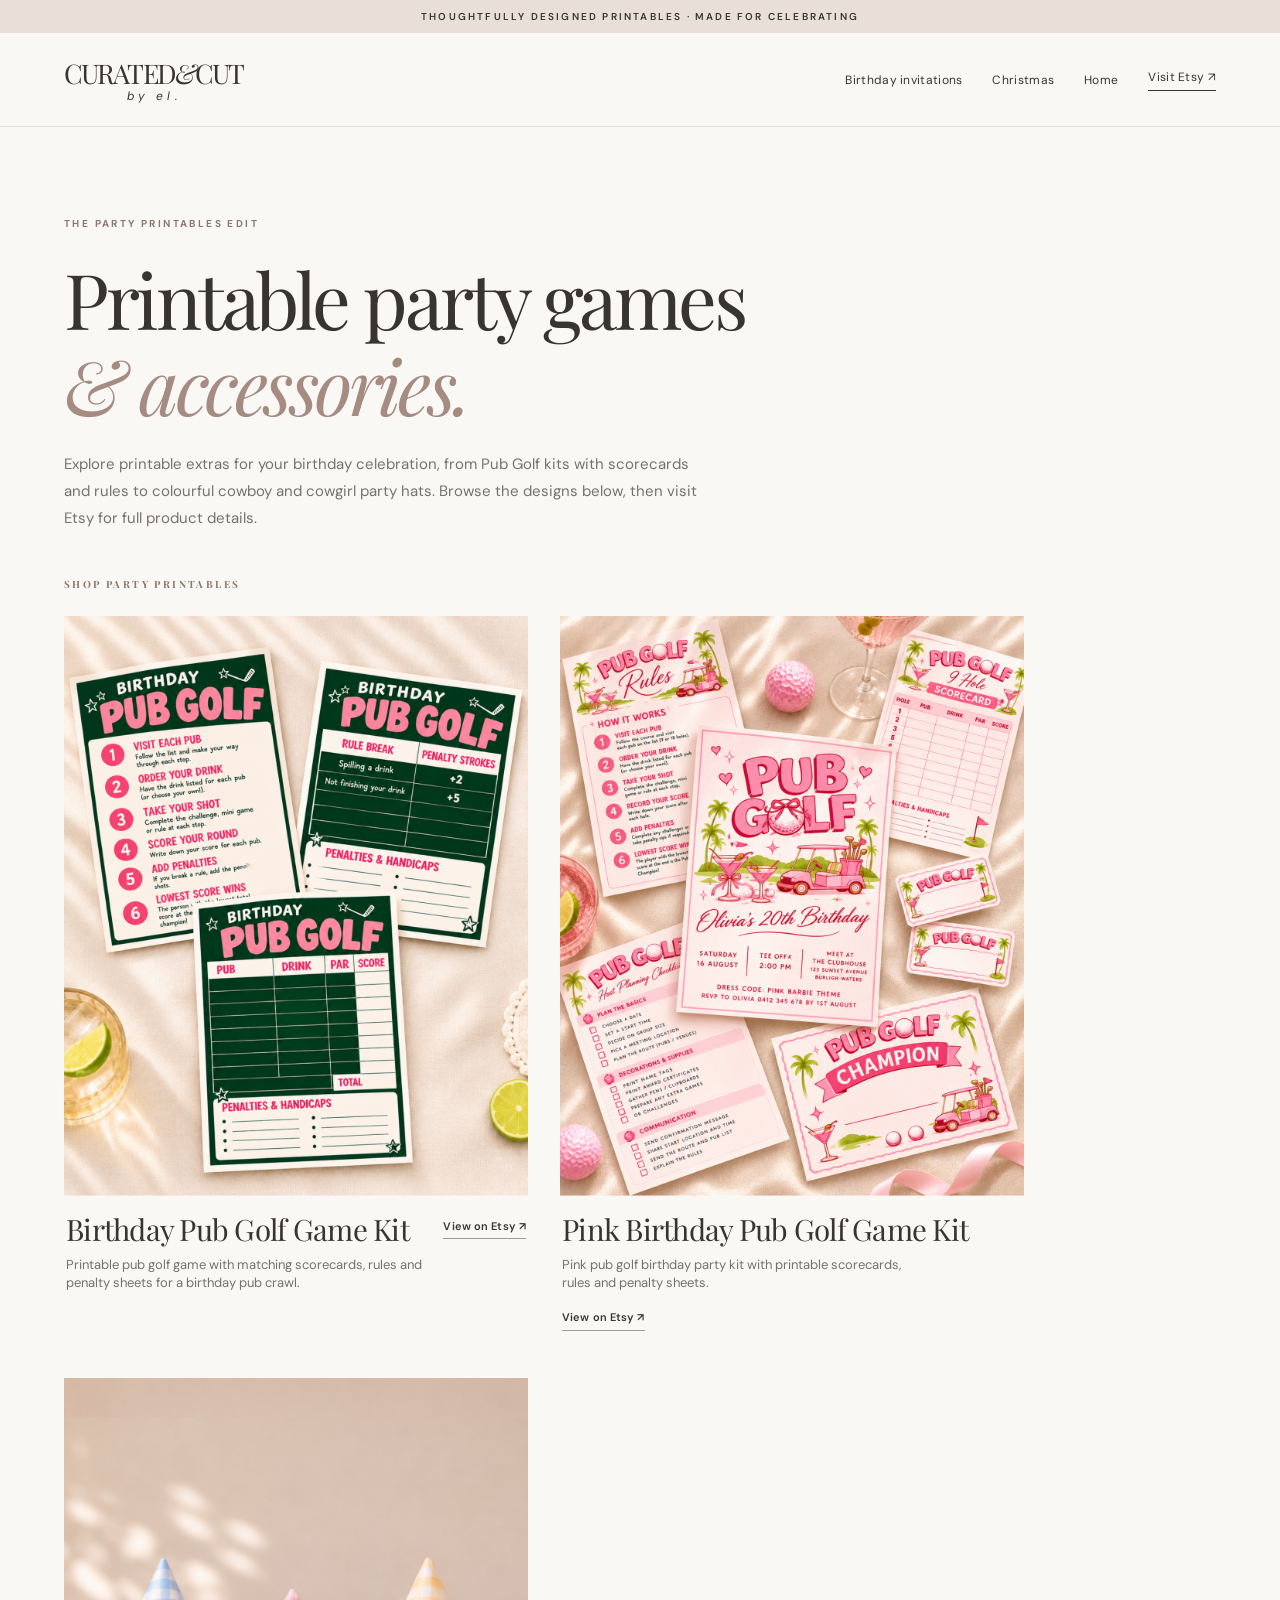
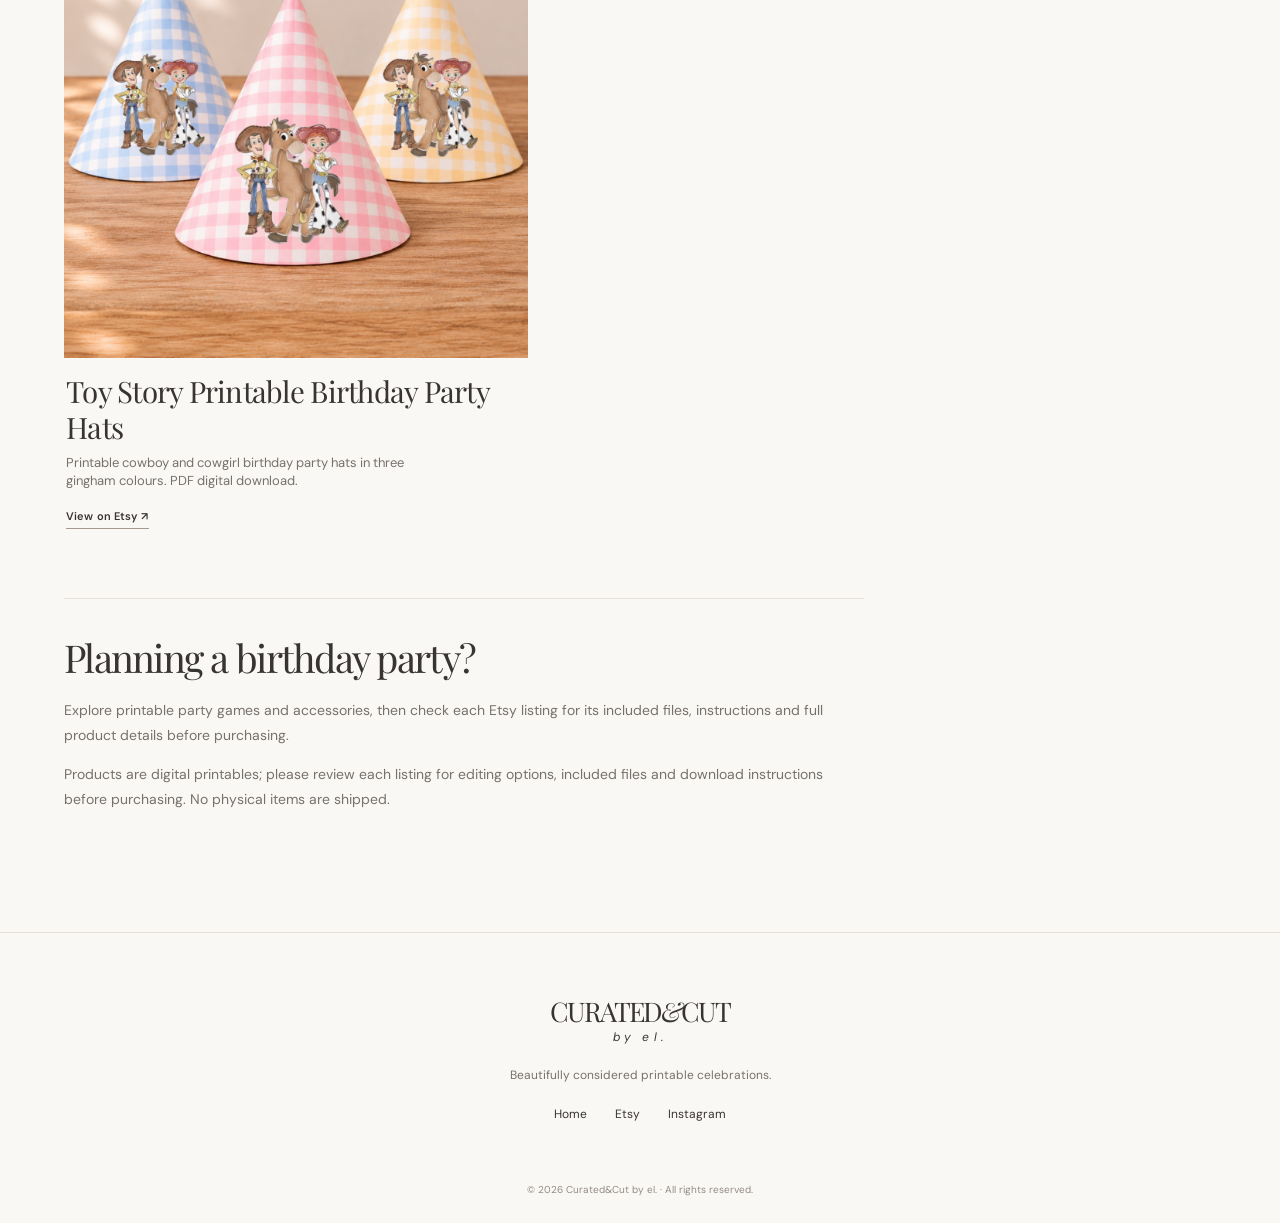
<file: party-games/index.html>
<!doctype html>
<html lang="en-AU">
<head>
<meta charset="utf-8">
<meta name="viewport" content="width=device-width,initial-scale=1">
<title>Printable Party Games & Birthday Hats | Curated&Cut</title>
<meta name="description" content="Browse printable birthday party games, pub golf scorecards and Toy Story cowboy party hats. Explore party printables on Etsy.">
<meta name="robots" content="index,follow">
<link rel="canonical" href="https://curatedandcutbyel.com.au/party-games/">
<meta name="theme-color" content="#faf8f5">
<meta property="og:type" content="website">
<meta property="og:site_name" content="Curated&Cut by el.">
<meta property="og:title" content="Printable Party Games & Birthday Hats | Curated&Cut">
<meta property="og:description" content="Printable pub golf game kits and cowboy birthday party hats for celebrations.">
<meta property="og:url" content="https://curatedandcutbyel.com.au/party-games/">
<meta property="og:image" content="https://curatedandcutbyel.com.au/assets/birthday-pub-golf-printable-game-bundle.png">
<meta name="twitter:card" content="summary_large_image">
<link rel="icon" type="image/svg+xml" href="../favicon.svg">
<link rel="preconnect" href="https://fonts.googleapis.com">
<link rel="preconnect" href="https://fonts.gstatic.com" crossorigin>
<link href="https://fonts.googleapis.com/css2?family=DM+Sans:wght@400;500;600;700&family=Playfair+Display:wght@400;500;600&display=swap" rel="stylesheet">
<link rel="stylesheet" href="../styles.css?v=20261121-rounded-buttons">
<style>
  .games-page-nav { display:flex;gap:22px;align-items:center;flex-wrap:wrap }
  .games-page-nav a { font-size:12px; }
  .games-page-main { max-width:1300px; margin:0 auto; padding:90px max(5vw,24px) 105px; }
  .games-page-intro { max-width:780px;margin-bottom:45px; }
  .games-page-intro h1 { font-size:clamp(44px,6vw,82px);line-height:1.12;white-space:normal;margin:0 0 24px; }
  .games-page-intro h1 em { color:#a58b82; }
  .games-page-intro p {max-width:640px;font-size:15px;}
  .games-page-grid {display:grid;grid-template-columns:repeat(2,minmax(0,1fr));gap:32px;max-width:960px;}
  .games-page-grid .product-image {aspect-ratio:4/5;}
  .games-page-grid .product-details { flex-wrap:wrap; }
  .games-page-grid .product-details h2 {font:400 clamp(21px,2.3vw,30px)/1.25 'Playfair Display',Georgia,serif;letter-spacing:-.025em;margin:0 0 8px;}
  .games-page-grid .product-details p{font-size:13px;max-width:360px;}
  .games-page-grid .product-etsy-cta {margin-top:4px;}
  .games-page-note {max-width:800px; margin-top:54px;padding-top:32px;border-top:1px solid var(--line);}
  .games-page-note h2 {font-size:clamp(28px,3vw,40px);margin-bottom:15px;}
  .games-page-note p {font-size:14px;}
  @media(max-width:760px) {
    .games-page-main {padding:55px 20px 80px;}
    .games-page-grid {gap:18px;grid-template-columns:repeat(2,minmax(0,1fr));}
    .games-page-grid .product-details h2 {font-size:20px;}
    .games-page-grid .product-details p {font-size:12px;}
    .header {flex-wrap:wrap;gap:20px;}
    .games-page-nav {gap:14px;}
  }
  @media(max-width:480px) { .games-page-grid{grid-template-columns:1fr;max-width:420px;} }
</style>
<script async src="https://www.googletagmanager.com/gtag/js?id=G-0NYW1TGPQN"></script>
<script>window.dataLayer=window.dataLayer||[];function gtag(){dataLayer.push(arguments);}gtag('js',new Date());gtag('config','G-0NYW1TGPQN');</script>
</head>
<body>
<div class="announcement">THOUGHTFULLY DESIGNED PRINTABLES · MADE FOR CELEBRATING</div>
<header class="header">
<a class="wordmark" href="../" aria-label="Curated and Cut homepage">CURATED<span>&amp;</span>CUT<small>by el.</small></a>
<nav class="games-page-nav" aria-label="Main navigation">
<a href="../#collection">Birthday invitations</a>
<a href="../#christmas">Christmas</a>
<a href="../">Home</a>
<a class="nav-etsy" href="https://www.etsy.com/shop/curatedandcutbyel" target="_blank" rel="noopener noreferrer">Visit Etsy ↗</a>
</nav>
</header>
<main class="games-page-main">
<div class="games-page-intro">
<div class="eyebrow">THE PARTY PRINTABLES EDIT</div>
<h1>Printable party games<br><em>& accessories.</em></h1>
<p>Explore printable extras for your birthday celebration, from Pub Golf kits with scorecards and rules to colourful cowboy and cowgirl party hats. Browse the designs below, then visit Etsy for full product details.</p>
</div>
<section aria-labelledby="games-heading">
<h2 id="games-heading" class="eyebrow">SHOP PARTY PRINTABLES</h2>
<div class="games-page-grid">
<article class="product">
<a href="https://curatedandcutbyel.etsy.com/au/listing/4598986783/pub-golf-scorecard-party-game-kit" target="_blank" rel="noopener noreferrer" data-game-name="Birthday Pub Golf Game Kit" data-listing-id="4598986783" aria-label="View Birthday Pub Golf Game Kit on Etsy">
<div class="product-image"><img src="../assets/birthday-pub-golf-printable-game-bundle.png" alt="Birthday Pub Golf printable kit with rule sheet, penalty list and scorecard" loading="eager"></div>
<div class="product-details"><div><h2>Birthday Pub Golf Game Kit</h2><p>Printable pub golf game with matching scorecards, rules and penalty sheets for a birthday pub crawl.</p></div><span class="product-etsy-cta" aria-hidden="true">View on Etsy ↗</span></div>
</a>
</article>
<article class="product">
<a href="https://curatedandcutbyel.etsy.com/au/listing/4598445179/pub-golf-scorecard-party-kit-editable" target="_blank" rel="noopener noreferrer" data-game-name="Pink Birthday Pub Golf Game Kit" data-listing-id="4598445179" aria-label="View Pink Birthday Pub Golf Game Kit on Etsy">
<div class="product-image"><img src="../assets/pink-birthday-pub-golf-printable-game-bundle.png" alt="Pink birthday pub golf printable scorecards and matching party game sheets" loading="lazy"></div>
<div class="product-details"><div><h2>Pink Birthday Pub Golf Game Kit</h2><p>Pink pub golf birthday party kit with printable scorecards, rules and penalty sheets.</p></div><span class="product-etsy-cta" aria-hidden="true">View on Etsy ↗</span></div>
</a>
</article>
<article class="product">
<a href="https://curatedandcutbyel.etsy.com/au/listing/4622909773/toy-story-printable-party-hats-cowboy" target="_blank" rel="noopener noreferrer" data-game-name="Toy Story Printable Birthday Party Hats" data-listing-id="4622909773" aria-label="View Toy Story Printable Birthday Party Hats on Etsy">
<div class="product-image"><img src="../assets/toy-story-printable-birthday-party-hats.png" alt="Toy Story inspired printable cowboy and cowgirl party hats in blue, pink and yellow gingham" loading="lazy"></div>
<div class="product-details"><div><h2>Toy Story Printable Birthday Party Hats</h2><p>Printable cowboy and cowgirl birthday party hats in three gingham colours. PDF digital download.</p></div><span class="product-etsy-cta" aria-hidden="true">View on Etsy ↗</span></div>
</a>
</article>
</div>
</section>
<section class="games-page-note" aria-labelledby="how-heading">
<h2 id="how-heading">Planning a birthday party?</h2>
<p>Explore printable party games and accessories, then check each Etsy listing for its included files, instructions and full product details before purchasing.</p>
<p>Products are digital printables; please review each listing for editing options, included files and download instructions before purchasing. No physical items are shipped.</p>
</section>
</main>
<footer>
<div class="footer-brand">CURATED<span>&amp;</span>CUT <small>by el.</small></div>
<p>Beautifully considered printable celebrations.</p>
<div class="footer-links"><a href="../">Home</a><a href="https://www.etsy.com/shop/curatedandcutbyel" target="_blank" rel="noopener noreferrer">Etsy</a><a href="https://www.instagram.com/curatedandcutbyel/" target="_blank" rel="noopener noreferrer">Instagram</a></div>
<small>© <span id="year"></span> Curated&Cut by el. · All rights reserved.</small>
</footer>
<script>
document.getElementById('year').textContent=new Date().getFullYear();
document.querySelectorAll('[data-game-name]').forEach(link=>link.addEventListener('click',()=>{
if(typeof window.gtag==='function')window.gtag('event','select_party_game',{product_name:link.dataset.gameName,etsy_listing_id:link.dataset.listingId,link_url:link.href,source_section:'party_games_page'});
}));
</script>
</body>
</html>
</file>
<file: styles.css>
:root{--ink:#383431;--muted:#77716c;--cream:#faf8f5;--white:#fff;--line:#e7e1da;--blush:#f0e4df;--sand:#e8ded2}*{box-sizing:border-box}html{scroll-behavior:smooth}body{margin:0;background:var(--cream);color:var(--ink);font-family:'DM Sans',sans-serif;-webkit-font-smoothing:antialiased}a{color:inherit;text-decoration:none}button{font:inherit}h1,h2,h3,p{margin-top:0}h1,h2{font-family:'Playfair Display',Georgia,serif;font-weight:400;letter-spacing:-.045em}h1 em,h2 em{font-weight:400}p{line-height:1.8;color:var(--muted)}.announcement{text-align:center;background:#e9dfd8;font-size:10px;letter-spacing:.22em;padding:10px 12px;font-weight:600}.header{display:flex;align-items:center;justify-content:space-between;gap:30px;padding:22px max(5vw,24px);border-bottom:1px solid var(--line);background:var(--cream);position:relative;z-index:10}.wordmark,.footer-brand{font-family:'Playfair Display',serif;letter-spacing:-.07em;font-size:27px;white-space:nowrap}.wordmark span,.footer-brand span{font-style:italic;font-weight:400}.wordmark small,.footer-brand small{display:block;text-align:center;font:italic 12px 'DM Sans',sans-serif;letter-spacing:.35em;margin-top:-3px}.header nav{display:flex;align-items:center;gap:30px}.header nav a{font-size:12px;letter-spacing:.025em}.header nav a:hover,.text-link:hover{opacity:.6}.nav-etsy{border-bottom:1px solid currentColor;padding-bottom:5px}.menu-toggle{display:none;background:none;border:0;cursor:pointer}.hero{min-height:660px;display:grid;grid-template-columns:1fr 1fr;max-width:1500px;margin:auto}.hero-copy{padding:110px 7vw 75px 9vw;display:flex;flex-direction:column;justify-content:center;align-items:flex-start}.eyebrow{font-size:10px;letter-spacing:.24em;font-weight:700;color:#8c7770;margin-bottom:25px}.hero h1{font-size:clamp(54px,5.5vw,91px);line-height:1.09;margin-bottom:27px;white-space:nowrap}.hero h1 em{color:#a58b82}.hero-copy>p{max-width:420px;font-size:14px}.hero-actions{display:flex;align-items:center;gap:30px;margin:26px 0 70px}.button{display:inline-flex;align-items:center;justify-content:center;gap:30px;padding:17px 26px;font-size:12px;font-weight:600;transition:transform .2s}.button:hover{transform:translateY(-2px)}.button.dark{background:var(--ink);color:white}.button.outline{border:1px solid var(--ink)}.text-link{font-size:12px;font-weight:600;border-bottom:1px solid #a59a91;padding-bottom:8px}.hero-note{font-size:9px;letter-spacing:.18em;color:#948a83}.hero-art{position:relative;background:#ede5df;display:flex;align-items:center;justify-content:center;padding:75px 90px}.photo-
/* Editorial hero photograph */
.hero-art {
  background: #f5f0eb;
  padding: 0;
  overflow: hidden;
}

.hero-photo {
  width: 100%;
  height: 100%;
  aspect-ratio: auto;
  transform: none;
  box-shadow: none;
  background: transparent;
}

.hero-photo img {
  width: 100%;
  height: 100%;
  object-fit: cover;
  display: block;
}

.hero-sticker {
  display: none;
}

@media (max-width: 760px) {
  .hero-art {
    min-height: 420px;
  }
}
frame{background:#fff;padding:13px;box-shadow:0 20px 60px #51433c25}.hero-photo{width:min(100%,430px);aspect-ratio:4/5;transform:rotate(3deg)}.photo-frame img{width:100%;height:100%;object-fit:cover;display:block}.hero-sticker{position:absolute;bottom:12%;left:7%;border-radius:50%;width:136px;height:136px;display:flex;align-items:center;justify-content:center;flex-direction:column;background:#faf8f5;text-align:center;font-family:'Playfair Display',serif;font-size:17px;line-height:1.5;transform:rotate(-12deg);box-shadow:0 10px 30px #51433c18}.hero-sticker em{color:#a58b82}.placeholder-label,.product-placeholder{display:none}.no-image{display:flex;align-items:center;justify-content:center;background:linear-gradient(145deg,#eee3dc,#faf6f2);text-align:center}.no-image .placeholder-label,.no-image .product-placeholder{display:block;color:#a28e85;font-size:13px;letter-spacing:.1em;line-height:2}.placeholder-label small,.product-placeholder small{display:block;font-size:9px;letter-spacing:0}.intro-strip{border-block:1px solid var(--line);display:flex;align-items:center;justify-content:space-around;gap:18px;padding:23px 24px;font-family:'Playfair Display',serif;font-style:italic;font-size:15px;text-align:center}.intro-strip .dot{color:#bd9e94}.section{padding:105px max(5vw,24px);max-width:1500px;margin:auto}.section-heading{display:flex;align-items:end;justify-content:space-between;gap:40px;margin-bottom:36px}.section-heading h2,.how h2,.feature h2,.journal h2,.about h2{font-size:clamp(38px,4vw,61px);line-height:1.2;margin:0}.section-heading h2 em,.feature h2 em,.how h2 em,.journal h2 em,.about h2 em{color:#a58b82}.section-heading p{font-size:13px;max-width:285px}.filter-row{display:flex;gap:8px;flex-wrap:wrap;margin-bottom:32px}.filter{padding:11px 17px;border:1px solid var(--line);background:transparent;color:#746e69;font-size:11px;cursor:pointer}.filter.active,.filter:hover{background:var(--ink);color:#fff;border-color:var(--ink)}.products{display:grid;grid-template-columns:repeat(4,minmax(0,1fr));gap:34px 20px}.product-image{aspect-ratio:4/5;background:#ede5df;overflow:hidden}.product-image img{display:block;width:100%;height:100%;object-fit:cover;transition:transform .35s}.product:hover img{transform:scale(1.04)}.product-details{display:flex;justify-content:space-between;gap:10px;padding:15px 2px}.product-details h3{font-family:'Playfair Display',serif;font-size:20px;font-weight:400;margin:0 0 5px}.product-details p{font-size:11px;line-height:1.4;margin:0}.product-details>span{font-size:19px}.collection-footer{text-align:center;margin-top:60px}.collection-footer p{font-size:11px;margin:15px 0 0}.feature{display:grid;grid-template-columns:1fr 1fr;background:#ece4de;min-height:540px}.feature-image{display:flex;justify-content:center;align-items:center;padding:65px}.feature-photo{height:420px;width:340px;transform:rotate(-3deg)}.feature-copy{display:flex;flex-direction:column;justify-content:center;align-items:flex-start;padding:70px 12% 70px 5%}.feature-copy p{font-size:14px;max-width:390px;margin:30px 0}.how{text-align:center}.how h2{margin-bottom:60px}.steps{display:grid;grid-template-columns:repeat(3,1fr);gap:40px;text-align:left}.steps article{border-top:1px solid #c9bcb2;padding-top:25px}.steps span{font-family:'Playfair Display',serif;font-size:34px;color:#b49c91}.steps h3{font-family:'Playfair Display',serif;font-size:23px;font-weight:400;margin:18px 0 10px}.steps p{font-size:13px}.fineprint{font-size:11px;margin-top:45px}.journal{background:#f0e8e2;padding:90px max(7vw,30px);display:grid;grid-template-columns:1.2fr .8fr;gap:60px;align-items:center}.journal p{max-width:430px;font-size:14px;margin-top:25px}.journal-panel{border:1px solid #c9b9af;padding:45px;background:#faf8f5;min-height:240px;display:flex;flex-direction:column;justify-content:center}.journal-panel span{font-size:10px;letter-spacing:.22em}.journal-panel strong{font-family:'Playfair Display',serif;font-size:38px;font-weight:400;margin:18px 0}.journal-panel p{margin:0;font-size:12px}.about{text-align:center;max-width:730px;margin:auto;padding:115px 25px}.about p{font-size:14px;margin:28px auto 35px}footer{border-top:1px solid var(--line);padding:60px max(5vw,24px) 25px;text-align:center}.footer-brand{font-size:27px}.footer-brand small{margin-top:0}footer p{font-size:12px;margin:20px 0}.footer-links{display:flex;justify-content:center;gap:28px;font-size:12px;margin-bottom:55px}footer>small{font-size:10px;color:#948a83}@media(max-width:1050px){.header nav{gap:15px}.hero-copy{padding-left:6vw}.hero h1{font-size:clamp(45px,5.2vw,70px)}.hero-art{padding:55px}.products{grid-template-columns:repeat(3,1fr)}}@media(max-width:760px){.header{padding:18px 20px}.menu-toggle{display:block;font-size:12px}.menu-toggle span{margin-left:8px}.header nav{display:none;position:absolute;top:100%;left:0;right:0;background:var(--cream);padding:25px;flex-direction:column;align-items:flex-start;border-bottom:1px solid var(--line)}.header nav.open{display:flex}.hero{grid-template-columns:1fr}.hero-copy{padding:70px 28px 40px}.hero h1{font-size:clamp(47px,9vw,75px)}.hero-actions{margin-bottom:35px}.hero-art{min-height:480px}.hero-photo{max-width:300px}.hero-sticker{width:105px;height:105px;font-size:14px}.intro-strip{font-size:12px;flex-wrap:wrap}.intro-strip span:nth-child(n+4){display:none}.section{padding:70px 20px}.section-heading{display:block}.section-heading p{margin-top:20px}.products{grid-template-columns:repeat(2,minmax(0,1fr));gap:25px 12px}.product-details h3{font-size:17px}.feature{grid-template-columns:1fr}.feature-image{padding:55px}.feature-copy{padding:20px 35px 70px}.steps{grid-template-columns:1fr;gap:20px}.journal{grid-template-columns:1fr;gap:25px;padding:70px 25px}.about{padding:80px 25px}}@media(max-width:390px){.hero h1{font-size:43px}.hero-actions{gap:16px}.button{padding:15px}.product-details h3{font-size:15px}}

/* Gallery search and responsive refinements */
.collection-tools{display:flex;align-items:center;gap:16px;margin:-8px 0 30px;flex-wrap:wrap}.search-label{font-size:12px;font-weight:600}.collection-tools input{border:1px solid var(--line);background:#fff;padding:13px 16px;color:var(--ink);font:inherit;font-size:13px;min-width:230px;flex:1;max-width:440px;border-radius:0}.collection-tools input:focus{outline:2px solid #b49c91;outline-offset:2px}#product-count{font-size:11px;color:var(--muted);margin-left:auto}.empty-results{grid-column:1/-1;padding:40px 0;text-align:center}.product-image img[hidden]{display:none}.product-image.no-image{min-height:200px}.hero-photo img,.feature-photo img{object-fit:cover}.product a:focus-visible,.filter:focus-visible,.menu-toggle:focus-visible{outline:2px solid #9f8276;outline-offset:4px}@media(max-width:760px){.collection-tools{align-items:stretch}.collection-tools input{width:100%;max-width:none;flex-basis:100%}#product-count{margin-left:0}.hero h1{white-space:normal}.hero-art{padding:45px 55px}} 
/* Final hero image refinements */

.hero-art {
  padding: 0 !important;
  overflow: hidden;
  background: #f2eae4;
}

.hero-photo {
  width: 100% !important;
  height: 100% !important;
  max-width: none !important;
  aspect-ratio: auto !important;
  transform: none !important;
  box-shadow: none !important;
  padding: 0 !important;
}

.hero-photo img {
  width: 100%;
  height: 100%;
  object-fit: cover;
  display: block;
}

.hero-sticker {
  display: none !important;
}

/* Invitation collection gallery */

/* Desktop: 3 invitations per row */
@media (min-width: 1051px) {
  .products {
    grid-template-columns: repeat(3, minmax(0, 1fr));
    gap: 42px 24px;
  }
}

/* Tablet: 2 invitations per row */
@media (min-width: 761px) and (max-width: 1050px) {
  .products {
    grid-template-columns: repeat(2, minmax(0, 1fr));
    gap: 32px 20px;
  }
}

/* Mobile: 2 invitations per row */
@media (max-width: 760px) {
  .products {
    grid-template-columns: repeat(2, minmax(0, 1fr));
    gap: 26px 12px;
  }
}

/* Refined boutique invitation gallery */
@media (min-width: 1051px) {
  .collection .products {
    max-width: 1200px;
    margin-left: auto;
    margin-right: auto;
    grid-template-columns: repeat(3, minmax(0, 1fr));
    gap: 36px 22px;
  }
}


/* Clear Etsy destination on invitation cards */
.product-details > .product-etsy-cta {
  flex-shrink: 0;
  align-self: flex-start;
  padding-top: 4px;
  font: 600 11px/1.4 "DM Sans", sans-serif;
  letter-spacing: 0.01em;
  white-space: nowrap;
  border-bottom: 1px solid #a59a91;
  padding-bottom: 4px;
}
@media (max-width: 760px) {
  .product-details { flex-wrap: wrap; }
  .product-details > .product-etsy-cta { margin-top: 2px; }
}

/* Christmas collection — matches the editorial invitation gallery */
.christmas-collection {
  border-top: 1px solid var(--line);
}
.christmas-collection .section-heading p {
  max-width: 350px;
}
.christmas-products {
  max-width: 1200px;
  margin: 0 auto;
}
@media (max-width: 760px) {
  .christmas-products {
    grid-template-columns: repeat(2, minmax(0, 1fr));
  }
  .christmas-collection .section-heading h2 {
    font-size: clamp(36px, 7vw, 54px);
  }
}

/* Standalone party games — editorial styling shared with the other collections */
.party-games-collection {
  border-top: 1px solid var(--line);
}
.party-games-collection .section-heading p {
  max-width: 350px;
}
.party-games-products {
  max-width: 1200px;
  margin: 0 auto;
}
@media (max-width: 760px) {
  .party-games-products {
    grid-template-columns: repeat(2, minmax(0, 1fr));
  }
  .party-games-collection .section-heading h2 {
    font-size: clamp(36px, 7vw, 54px);
  }
}

/* Editorial collection navigation under the hero */
.shop-by-collection {
  max-width: 1500px;
  margin: 0 auto;
  padding: 58px max(5vw,24px) 62px;
  border-bottom: 1px solid var(--line);
}
.shop-by-collection .eyebrow { display:block; margin:0 0 13px; }
.shop-by-collection h2 {
  margin: 0 0 28px;
  font-family: 'Playfair Display', Georgia, serif;
  font-weight: 400;
  font-size: clamp(32px,3.4vw,49px);
  letter-spacing: -.045em;
  line-height: 1.2;
}
.shop-by-collection h2 em { color:#a58b82; }
.collection-shortcuts {
  display:grid;
  grid-template-columns:repeat(4,minmax(0,1fr));
  gap:14px;
}
.collection-shortcuts a {
  min-width:0;
  padding:22px 18px;
  display:flex;
  align-items:center;
  justify-content:space-between;
  gap:8px;
  border:1px solid var(--line);
  background:#fffdfa;
  font: 500 13px/1.45 'DM Sans',sans-serif;
  transition: background .2s, border-color .2s;
}
.collection-shortcuts a span { font-size:16px; flex-shrink:0; color:#a58b82; }
.collection-shortcuts a:hover { background:#f0e8e2; border-color:#c9bcb2; }
.collection-shortcuts a:focus-visible { outline:2px solid #9f8276; outline-offset:3px; }
@media(max-width:760px) {
  .shop-by-collection { padding:42px 20px 48px; }
  .shop-by-collection h2 { margin-bottom:22px; }
  .collection-shortcuts { grid-template-columns:repeat(2,minmax(0,1fr)); gap:10px; }
  .collection-shortcuts a { padding:17px 13px; font-size:12px; }
}
@media(max-width:390px) {
  .collection-shortcuts { grid-template-columns:1fr; }
}

/* Consistent softly rounded clickable controls across the site */
.button,
.filter,
.collection-shortcuts a,
.birthday-shortcuts a,
.collection-tools input,
.menu-toggle {
  border-radius: 12px;
}
.button:focus-visible,
.filter:focus-visible,
.collection-shortcuts a:focus-visible,
.birthday-shortcuts a:focus-visible {
  outline: 2px solid #9f8276;
  outline-offset: 3px;
}

/* Reusable matching-product offers. Add another .bundle-offer for future collections. */
.bundle-save-section{border-top:1px solid var(--line);scroll-margin-top:30px}
.bundle-save-section .section-heading p{max-width:380px}
.bundle-offer{display:grid;grid-template-columns:minmax(220px,.75fr) minmax(0,1.25fr);gap:clamp(28px,5vw,80px);align-items:center;max-width:1160px;margin:0 auto;padding:32px 0 18px;border-top:1px solid var(--line)}
.bundle-offer+.bundle-offer{margin-top:45px}
.bundle-offer-image{background:#f3ebe5;max-width:380px}
.bundle-offer-image img{display:block;width:100%;height:auto;object-fit:contain}
.bundle-offer-kicker{font:600 11px/1.6 'DM Sans',sans-serif;letter-spacing:.13em;color:#9b786e}
.bundle-offer h3{font:400 clamp(30px,3.8vw,53px)/1.2 'Playfair Display',Georgia,serif;letter-spacing:-.04em;margin:15px 0 16px}
.bundle-offer h3 em{color:#a58b82}
.bundle-offer-content>p{font-size:14px;line-height:1.8;max-width:580px}
.bundle-offer-products{display:grid;gap:10px;margin:24px 0}
.bundle-offer-products a{display:flex;justify-content:space-between;align-items:center;gap:15px;padding:15px 18px;border:1px solid var(--line);border-radius:12px;background:#fffdfa;font-size:13px;transition:background .2s}
.bundle-offer-products a:hover{background:#f0e8e2}
.bundle-offer-products a span{color:#a58b82}
.bundle-offer .bundle-offer-note{font-size:12px;color:var(--muted);line-height:1.65}
@media(max-width:760px){.bundle-offer{grid-template-columns:1fr;gap:22px}.bundle-offer-image{max-width:420px}.bundle-offer h3{font-size:clamp(32px,8vw,44px)}}

/* Cross-sell link beneath participating individual product cards */
.product-bundle-note{display:inline-block;margin:10px 0 4px;color:#8c675e;font:600 12px/1.5 'DM Sans',sans-serif;text-decoration:underline;text-underline-offset:4px;}
.product-bundle-note:hover{color:var(--ink);}

.bundle-offer-image{display:block;overflow:hidden;border-radius:12px;transition:box-shadow .2s;}
.bundle-offer-image:hover{box-shadow:0 10px 28px rgba(64,45,35,.12);}
.bundle-offer-image:focus-visible{outline:2px solid #9f8276;outline-offset:3px;}
.bundle-offer-content>p strong,.bundle-offer-note strong{font-weight:600;color:var(--ink);}
</file>
